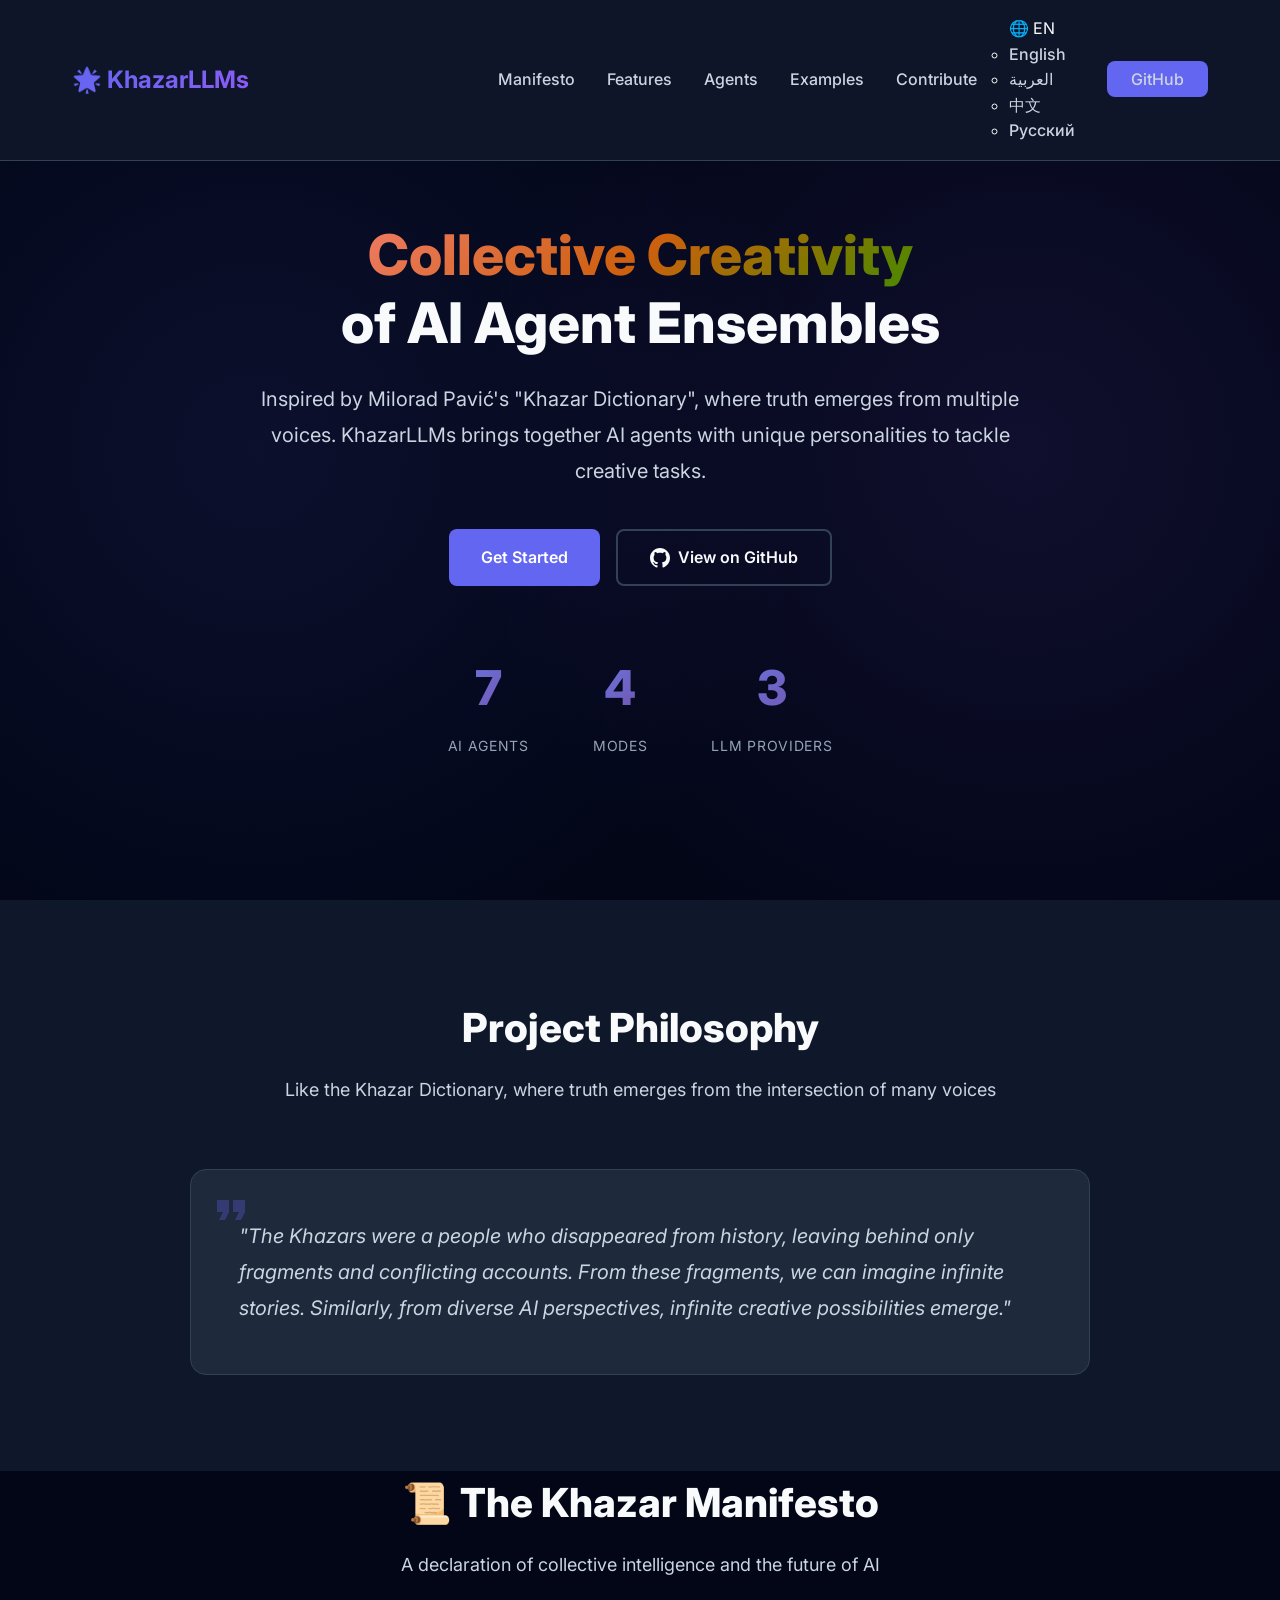
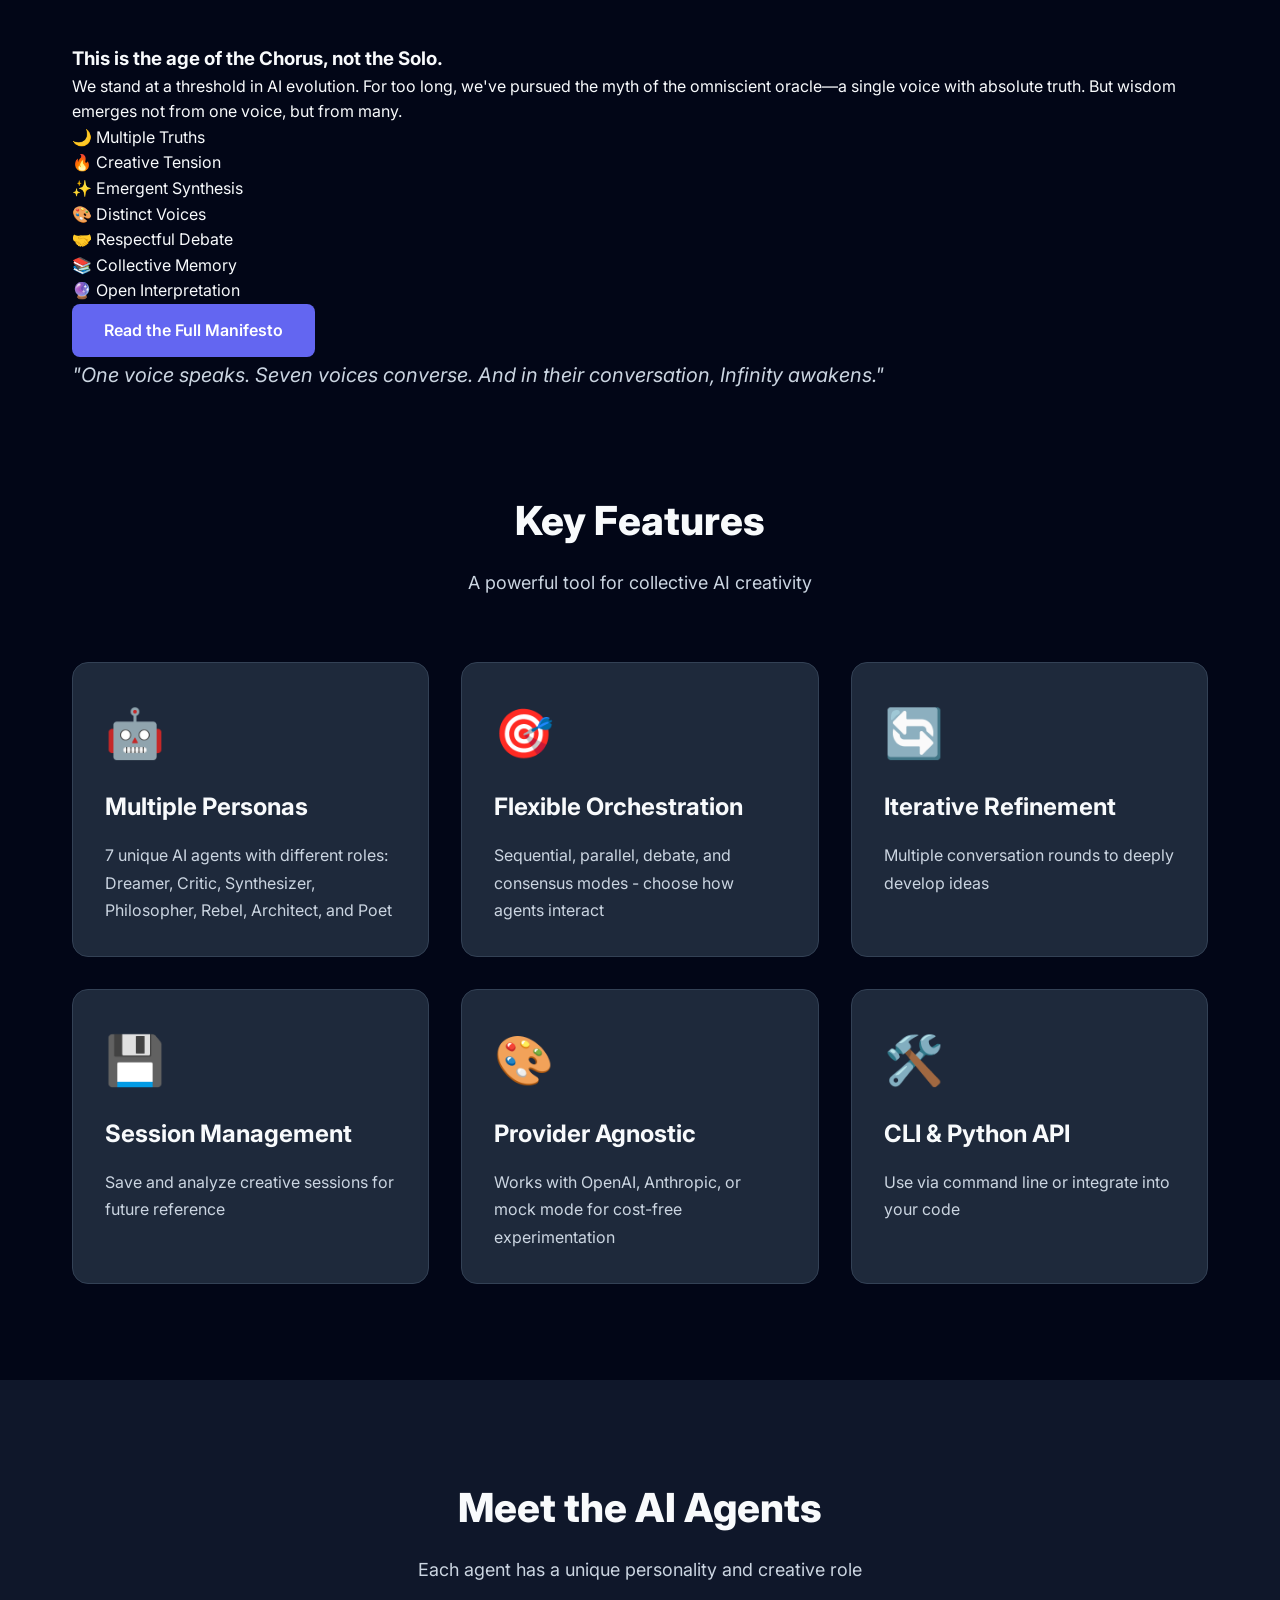
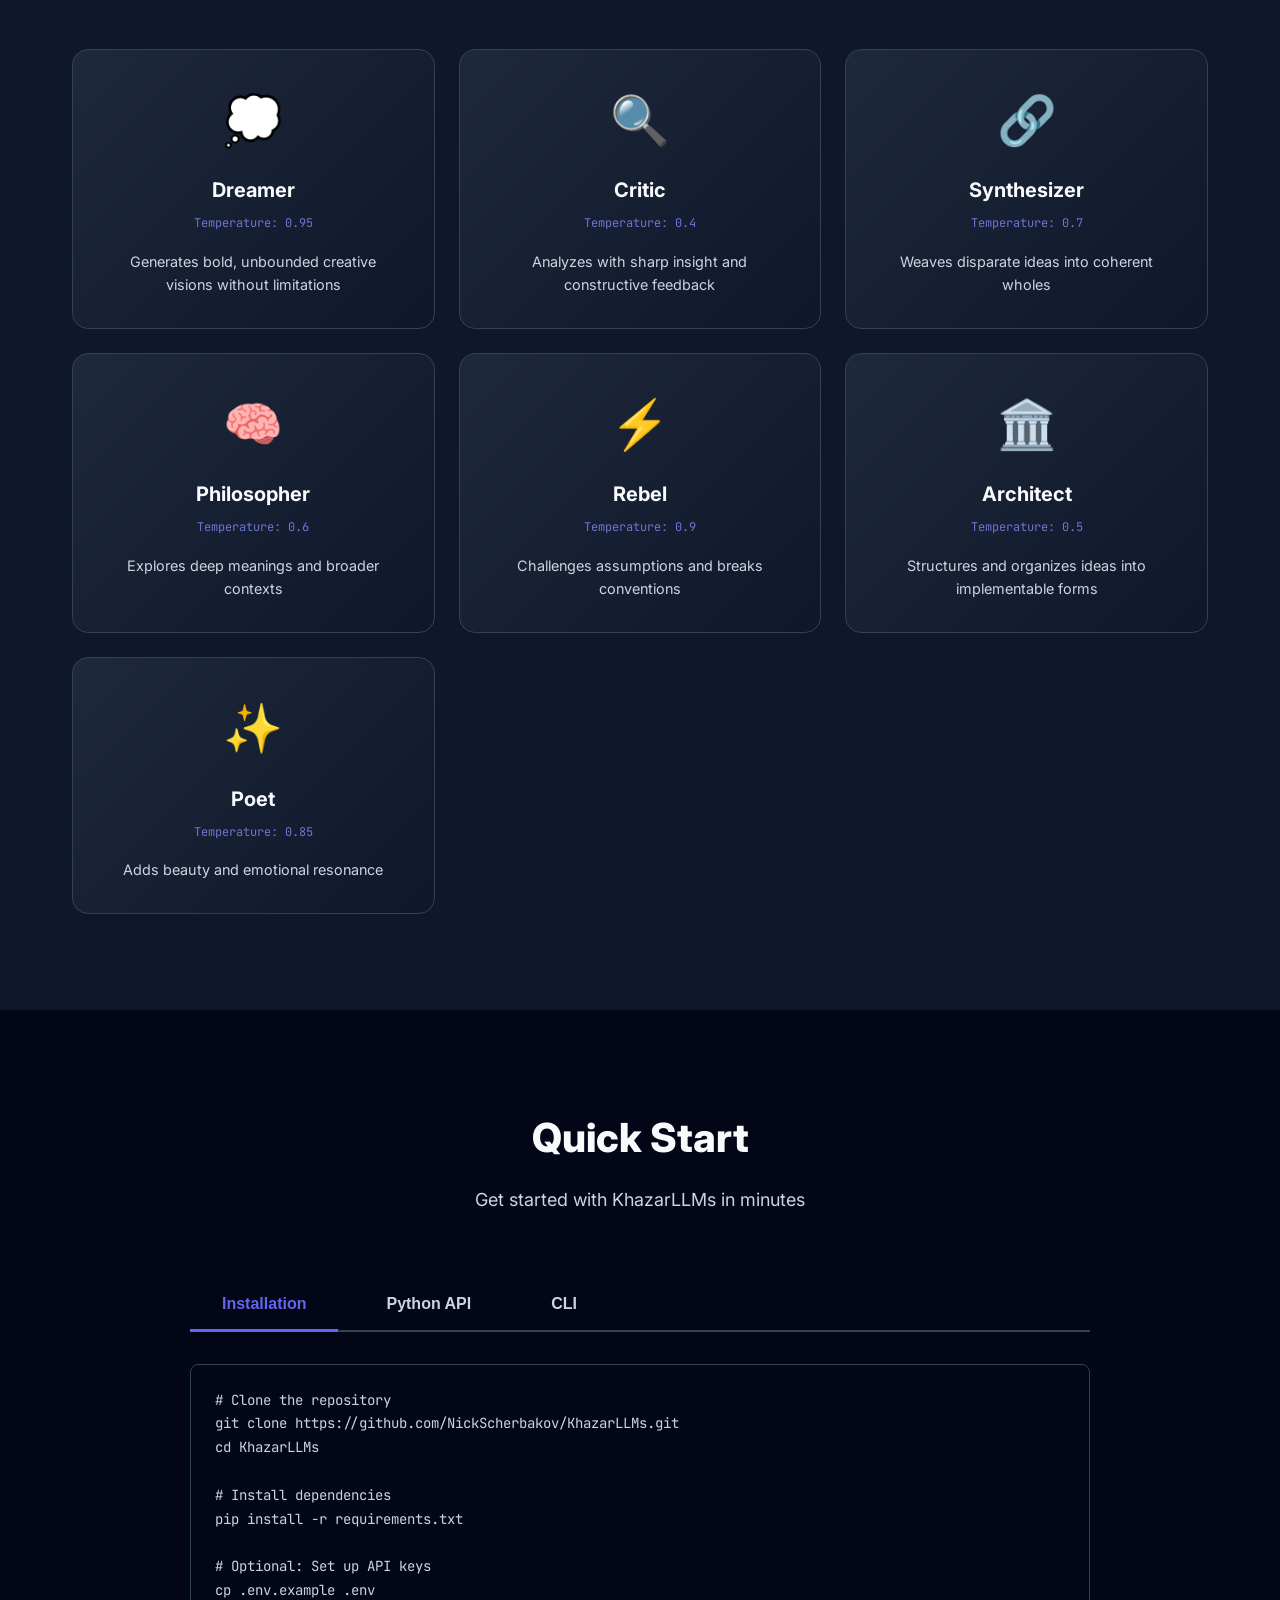
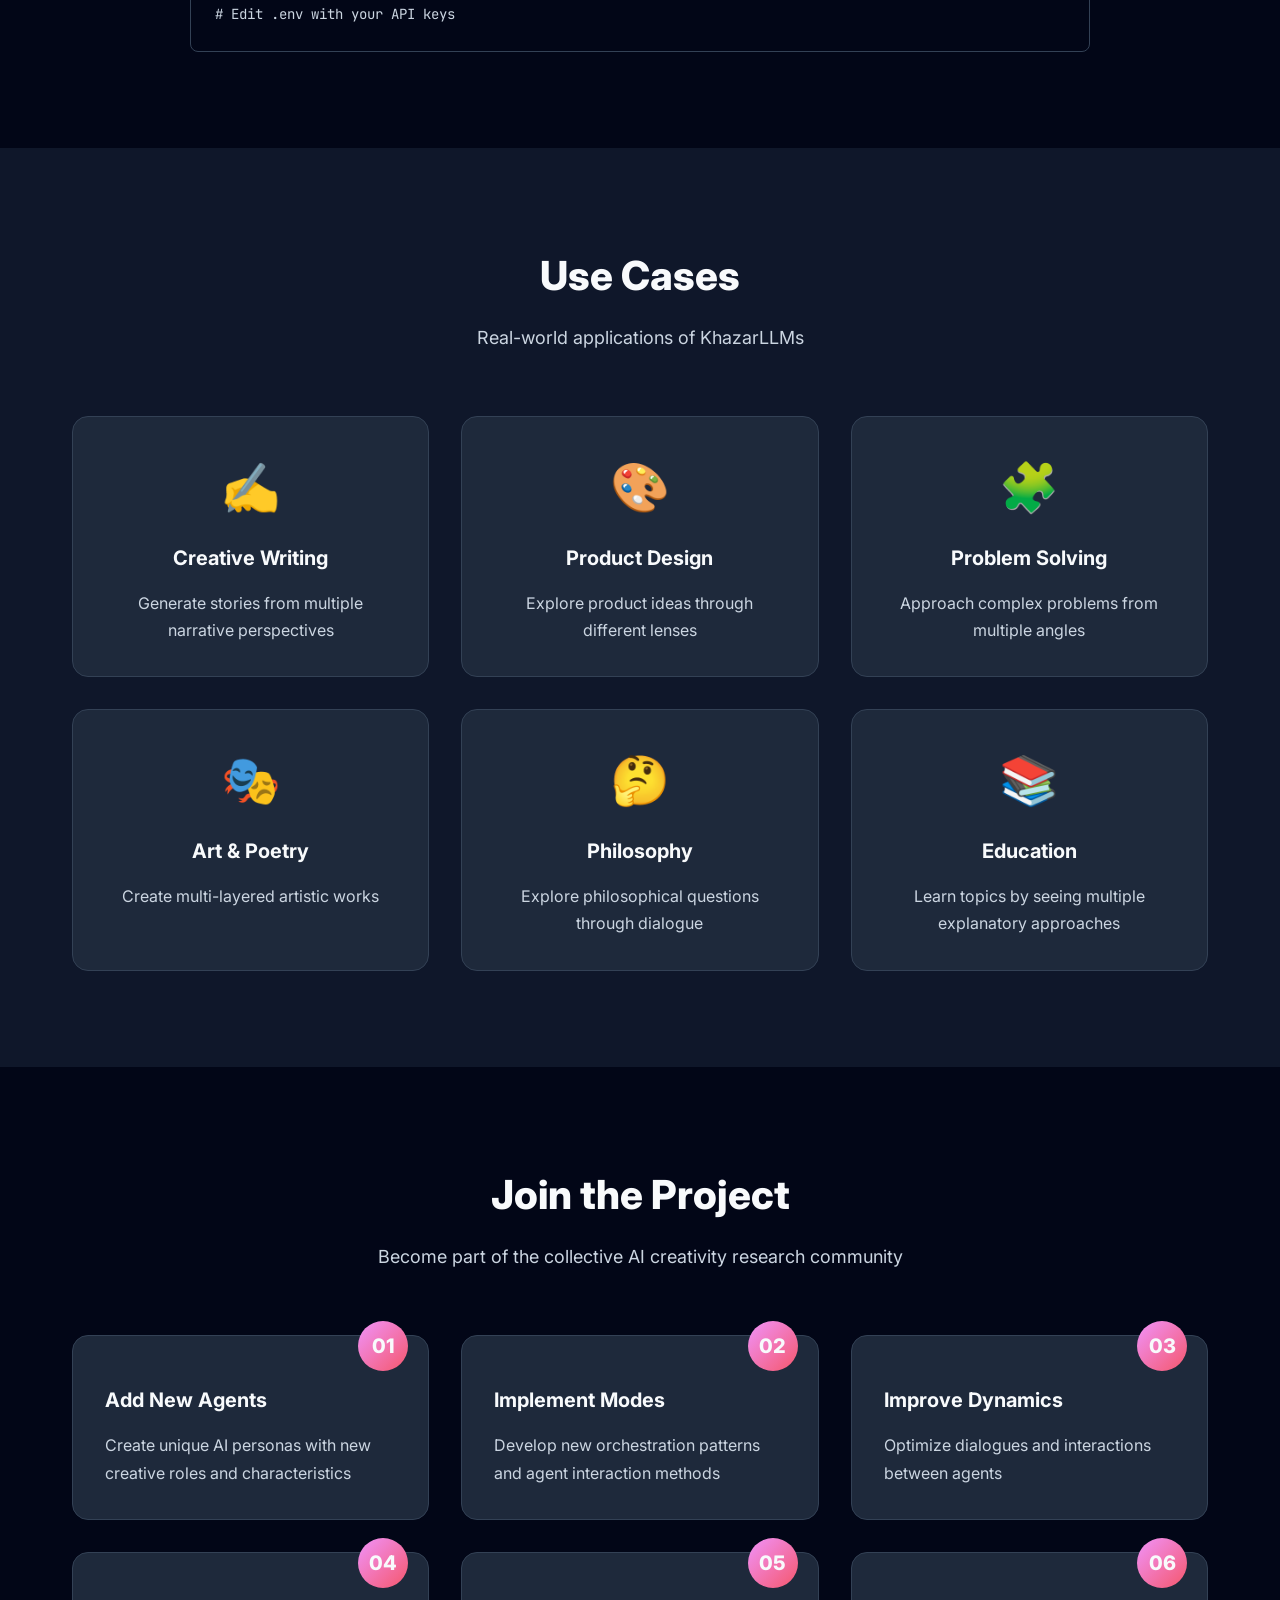
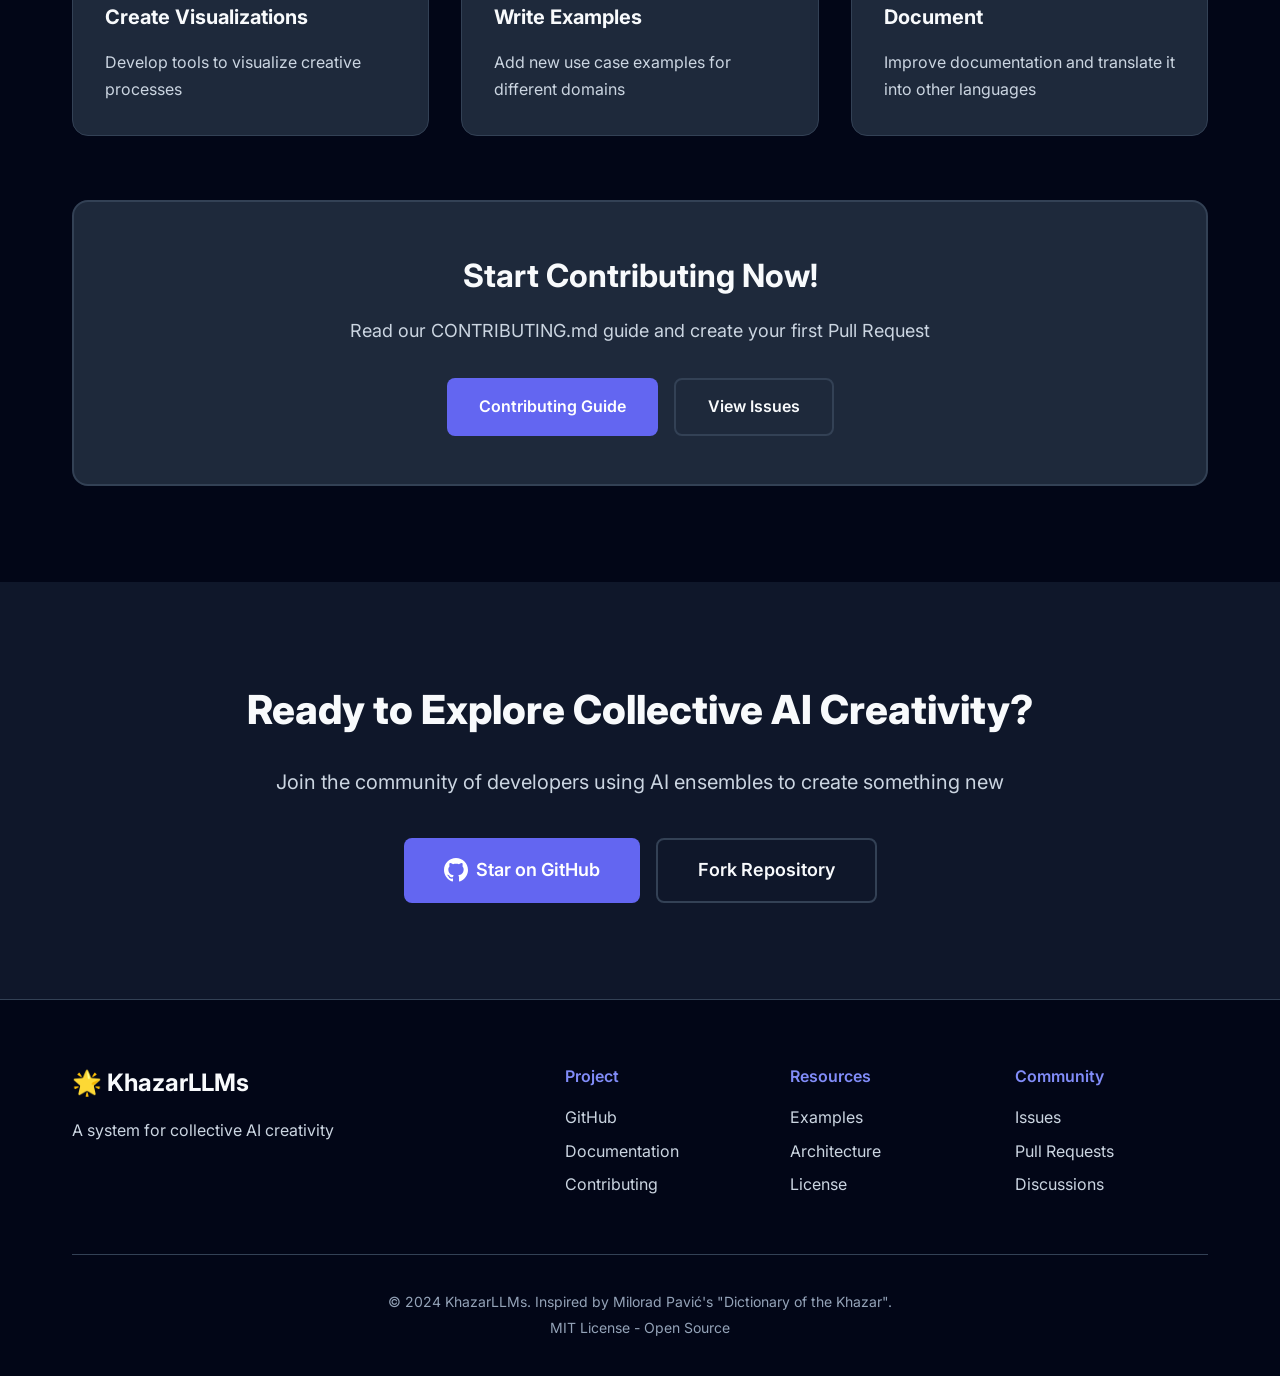
<file: docs/index.html>
<!DOCTYPE html>
<html lang="en">
<head>
    <meta charset="UTF-8">
    <meta name="viewport" content="width=device-width, initial-scale=1.0">
    <meta name="description" content="KhazarLLMs - A System for Collective Creativity Management of Ensemble LLMs. Inspired by Milorad Pavić's Khazar Dictionary">
    <meta name="keywords" content="AI, LLM, ensemble, creative AI, multi-agent system, OpenAI, Anthropic">
    <title>KhazarLLMs - AI Ensemble for Collective Creativity</title>
    <link rel="stylesheet" href="styles.css">
    <link rel="preconnect" href="https://fonts.googleapis.com">
    <link rel="preconnect" href="https://fonts.gstatic.com" crossorigin>
    <link href="https://fonts.googleapis.com/css2?family=Inter:wght@300;400;500;600;700;800&family=JetBrains+Mono:wght@400;500;600&display=swap" rel="stylesheet">
</head>
<body>
    <!-- Navigation -->
    <nav class="navbar">
        <div class="container">
            <div class="nav-brand">
                <span class="logo">🌟 KhazarLLMs</span>
            </div>
            <ul class="nav-menu">
                <li><a href="#manifesto">Manifesto</a></li>
                <li><a href="#features">Features</a></li>
                <li><a href="#agents">Agents</a></li>
                <li><a href="#examples">Examples</a></li>
                <li><a href="#contribute">Contribute</a></li>
                <li class="language-selector">
                    <span class="current-lang">🌐 EN</span>
                    <ul class="lang-dropdown">
                        <li><a href="index.html">English</a></li>
                        <li><a href="i18n/ar/index.html">العربية</a></li>
                        <li><a href="i18n/zh/index.html">中文</a></li>
                        <li><a href="i18n/ru/index.html">Русский</a></li>
                    </ul>
                </li>
                <li><a href="https://github.com/NickScherbakov/KhazarLLMs" target="_blank" class="btn-github">GitHub</a></li>
            </ul>
            <div class="hamburger">
                <span></span>
                <span></span>
                <span></span>
            </div>
        </div>
    </nav>

    <!-- Hero Section -->
    <section class="hero">
        <div class="hero-background"></div>
        <div class="container">
            <div class="hero-content">
                <h1 class="hero-title">
                    <span class="gradient-text">Collective Creativity</span>
                    <br>of AI Agent Ensembles
                </h1>
                <p class="hero-subtitle">
                    Inspired by Milorad Pavić's "Khazar Dictionary", where truth emerges from multiple voices. 
                    KhazarLLMs brings together AI agents with unique personalities to tackle creative tasks.
                </p>
                <div class="hero-buttons">
                    <a href="#quickstart" class="btn btn-primary">Get Started</a>
                    <a href="https://github.com/NickScherbakov/KhazarLLMs" target="_blank" class="btn btn-secondary">
                        <svg width="20" height="20" viewBox="0 0 24 24" fill="currentColor" aria-hidden="true">
                            <path d="M12 0c-6.626 0-12 5.373-12 12 0 5.302 3.438 9.8 8.207 11.387.599.111.793-.261.793-.577v-2.234c-3.338.726-4.033-1.416-4.033-1.416-.546-1.387-1.333-1.756-1.333-1.756-1.089-.745.083-.729.083-.729 1.205.084 1.839 1.237 1.839 1.237 1.07 1.834 2.807 1.304 3.492.997.107-.775.418-1.305.762-1.604-2.665-.305-5.467-1.334-5.467-5.931 0-1.311.469-2.381 1.236-3.221-.124-.303-.535-1.524.117-3.176 0 0 1.008-.322 3.301 1.23.957-.266 1.983-.399 3.003-.404 1.02.005 2.047.138 3.006.404 2.291-1.552 3.297-1.23 3.297-1.23.653 1.653.242 2.874.118 3.176.77.84 1.235 1.911 1.235 3.221 0 4.609-2.807 5.624-5.479 5.921.43.372.823 1.102.823 2.222v3.293c0 .319.192.694.801.576 4.765-1.589 8.199-6.086 8.199-11.386 0-6.627-5.373-12-12-12z"/>
                        </svg>
                        View on GitHub
                    </a>
                </div>
                <div class="hero-stats">
                    <div class="stat">
                        <div class="stat-value">7</div>
                        <div class="stat-label">AI Agents</div>
                    </div>
                    <div class="stat">
                        <div class="stat-value">4</div>
                        <div class="stat-label">Modes</div>
                    </div>
                    <div class="stat">
                        <div class="stat-value">3</div>
                        <div class="stat-label">LLM Providers</div>
                    </div>
                </div>
            </div>
        </div>
    </section>

    <!-- Philosophy Section -->
    <section class="philosophy">
        <div class="container">
            <div class="section-header">
                <h2>Project Philosophy</h2>
                <p>Like the Khazar Dictionary, where truth emerges from the intersection of many voices</p>
            </div>
            <div class="philosophy-content">
                <div class="philosophy-quote">
                    <svg class="quote-icon" width="48" height="48" viewBox="0 0 24 24" fill="none" aria-hidden="true">
                        <path d="M6 17h3l2-4V7H5v6h3zm8 0h3l2-4V7h-6v6h3z" fill="currentColor"/>
                    </svg>
                    <blockquote>
                        "The Khazars were a people who disappeared from history, leaving behind only fragments and conflicting accounts. 
                        From these fragments, we can imagine infinite stories. Similarly, from diverse AI perspectives, 
                        infinite creative possibilities emerge."
                    </blockquote>
                </div>
            </div>
        </div>
    </section>

    <!-- Manifesto Section -->
    <section id="manifesto" class="manifesto">
        <div class="container">
            <div class="section-header">
                <h2>📜 The Khazar Manifesto</h2>
                <p>A declaration of collective intelligence and the future of AI</p>
            </div>
            <div class="manifesto-content">
                <div class="manifesto-highlight">
                    <h3>This is the age of the Chorus, not the Solo.</h3>
                    <p>We stand at a threshold in AI evolution. For too long, we've pursued the myth of the omniscient oracle—a single voice with absolute truth. But wisdom emerges not from one voice, but from many.</p>
                    <div class="manifesto-principles">
                        <div class="principle-item">
                            <span class="principle-icon">🌙</span>
                            <span class="principle-name">Multiple Truths</span>
                        </div>
                        <div class="principle-item">
                            <span class="principle-icon">🔥</span>
                            <span class="principle-name">Creative Tension</span>
                        </div>
                        <div class="principle-item">
                            <span class="principle-icon">✨</span>
                            <span class="principle-name">Emergent Synthesis</span>
                        </div>
                        <div class="principle-item">
                            <span class="principle-icon">🎨</span>
                            <span class="principle-name">Distinct Voices</span>
                        </div>
                        <div class="principle-item">
                            <span class="principle-icon">🤝</span>
                            <span class="principle-name">Respectful Debate</span>
                        </div>
                        <div class="principle-item">
                            <span class="principle-icon">📚</span>
                            <span class="principle-name">Collective Memory</span>
                        </div>
                        <div class="principle-item">
                            <span class="principle-icon">🔮</span>
                            <span class="principle-name">Open Interpretation</span>
                        </div>
                    </div>
                    <div class="manifesto-cta">
                        <a href="https://github.com/NickScherbakov/KhazarLLMs/blob/main/MANIFESTO.md" target="_blank" class="btn btn-primary">
                            Read the Full Manifesto
                        </a>
                    </div>
                    <blockquote class="manifesto-quote">
                        <em>"One voice speaks. Seven voices converse. And in their conversation, Infinity awakens."</em>
                    </blockquote>
                </div>
            </div>
        </div>
    </section>

    <!-- Features Section -->
    <section id="features" class="features">
        <div class="container">
            <div class="section-header">
                <h2>Key Features</h2>
                <p>A powerful tool for collective AI creativity</p>
            </div>
            <div class="features-grid">
                <div class="feature-card">
                    <div class="feature-icon">🤖</div>
                    <h3>Multiple Personas</h3>
                    <p>7 unique AI agents with different roles: Dreamer, Critic, Synthesizer, Philosopher, Rebel, Architect, and Poet</p>
                </div>
                <div class="feature-card">
                    <div class="feature-icon">🎯</div>
                    <h3>Flexible Orchestration</h3>
                    <p>Sequential, parallel, debate, and consensus modes - choose how agents interact</p>
                </div>
                <div class="feature-card">
                    <div class="feature-icon">🔄</div>
                    <h3>Iterative Refinement</h3>
                    <p>Multiple conversation rounds to deeply develop ideas</p>
                </div>
                <div class="feature-card">
                    <div class="feature-icon">💾</div>
                    <h3>Session Management</h3>
                    <p>Save and analyze creative sessions for future reference</p>
                </div>
                <div class="feature-card">
                    <div class="feature-icon">🎨</div>
                    <h3>Provider Agnostic</h3>
                    <p>Works with OpenAI, Anthropic, or mock mode for cost-free experimentation</p>
                </div>
                <div class="feature-card">
                    <div class="feature-icon">🛠️</div>
                    <h3>CLI & Python API</h3>
                    <p>Use via command line or integrate into your code</p>
                </div>
            </div>
        </div>
    </section>

    <!-- Agents Section -->
    <section id="agents" class="agents">
        <div class="container">
            <div class="section-header">
                <h2>Meet the AI Agents</h2>
                <p>Each agent has a unique personality and creative role</p>
            </div>
            <div class="agents-grid">
                <div class="agent-card">
                    <div class="agent-icon">💭</div>
                    <h3>Dreamer</h3>
                    <div class="agent-temp">Temperature: 0.95</div>
                    <p>Generates bold, unbounded creative visions without limitations</p>
                </div>
                <div class="agent-card">
                    <div class="agent-icon">🔍</div>
                    <h3>Critic</h3>
                    <div class="agent-temp">Temperature: 0.4</div>
                    <p>Analyzes with sharp insight and constructive feedback</p>
                </div>
                <div class="agent-card">
                    <div class="agent-icon">🔗</div>
                    <h3>Synthesizer</h3>
                    <div class="agent-temp">Temperature: 0.7</div>
                    <p>Weaves disparate ideas into coherent wholes</p>
                </div>
                <div class="agent-card">
                    <div class="agent-icon">🧠</div>
                    <h3>Philosopher</h3>
                    <div class="agent-temp">Temperature: 0.6</div>
                    <p>Explores deep meanings and broader contexts</p>
                </div>
                <div class="agent-card">
                    <div class="agent-icon">⚡</div>
                    <h3>Rebel</h3>
                    <div class="agent-temp">Temperature: 0.9</div>
                    <p>Challenges assumptions and breaks conventions</p>
                </div>
                <div class="agent-card">
                    <div class="agent-icon">🏛️</div>
                    <h3>Architect</h3>
                    <div class="agent-temp">Temperature: 0.5</div>
                    <p>Structures and organizes ideas into implementable forms</p>
                </div>
                <div class="agent-card">
                    <div class="agent-icon">✨</div>
                    <h3>Poet</h3>
                    <div class="agent-temp">Temperature: 0.85</div>
                    <p>Adds beauty and emotional resonance</p>
                </div>
            </div>
        </div>
    </section>

    <!-- Quick Start Section -->
    <section id="quickstart" class="quickstart">
        <div class="container">
            <div class="section-header">
                <h2>Quick Start</h2>
                <p>Get started with KhazarLLMs in minutes</p>
            </div>
            <div class="quickstart-content">
                <div class="code-tabs">
                    <button class="tab-btn active" data-tab="install">Installation</button>
                    <button class="tab-btn" data-tab="python">Python API</button>
                    <button class="tab-btn" data-tab="cli">CLI</button>
                </div>
                <div class="tab-content active" id="install">
                    <pre><code># Clone the repository
git clone https://github.com/NickScherbakov/KhazarLLMs.git
cd KhazarLLMs

# Install dependencies
pip install -r requirements.txt

# Optional: Set up API keys
cp .env.example .env
# Edit .env with your API keys</code></pre>
                </div>
                <div class="tab-content" id="python">
                    <pre><code>import asyncio
from khazar_llms.agents.personas import DreamerAgent, CriticAgent, SynthesizerAgent
from khazar_llms.orchestration.ensemble import Ensemble
from khazar_llms.orchestration.session import CreativeSession

async def main():
    # Create agents
    agents = [
        DreamerAgent(provider="mock"),
        CriticAgent(provider="mock"),
        SynthesizerAgent(provider="mock"),
    ]
    
    # Create ensemble
    ensemble = Ensemble(agents=agents, max_iterations=3)
    
    # Run creative session
    session = CreativeSession(ensemble)
    results = await session.run("Design a new form of communication")
    
    # View results
    for msg in results["conversation"]:
        print(f"{msg.sender}: {msg.content}")

asyncio.run(main())</code></pre>
                </div>
                <div class="tab-content" id="cli">
                    <pre><code># Get help
python -m khazar_llms.cli info

# List available agents
python -m khazar_llms.cli list-agents

# Run a creative task
python -m khazar_llms.cli create-task "Imagine a library that exists in multiple dimensions"

# Use parallel mode
python -m khazar_llms.cli --mode parallel --agents dreamer rebel poet create-task "Create a new musical instrument"</code></pre>
                </div>
            </div>
        </div>
    </section>

    <!-- Examples Section -->
    <section id="examples" class="examples">
        <div class="container">
            <div class="section-header">
                <h2>Use Cases</h2>
                <p>Real-world applications of KhazarLLMs</p>
            </div>
            <div class="examples-grid">
                <div class="example-card">
                    <div class="example-icon">✍️</div>
                    <h3>Creative Writing</h3>
                    <p>Generate stories from multiple narrative perspectives</p>
                </div>
                <div class="example-card">
                    <div class="example-icon">🎨</div>
                    <h3>Product Design</h3>
                    <p>Explore product ideas through different lenses</p>
                </div>
                <div class="example-card">
                    <div class="example-icon">🧩</div>
                    <h3>Problem Solving</h3>
                    <p>Approach complex problems from multiple angles</p>
                </div>
                <div class="example-card">
                    <div class="example-icon">🎭</div>
                    <h3>Art & Poetry</h3>
                    <p>Create multi-layered artistic works</p>
                </div>
                <div class="example-card">
                    <div class="example-icon">🤔</div>
                    <h3>Philosophy</h3>
                    <p>Explore philosophical questions through dialogue</p>
                </div>
                <div class="example-card">
                    <div class="example-icon">📚</div>
                    <h3>Education</h3>
                    <p>Learn topics by seeing multiple explanatory approaches</p>
                </div>
            </div>
        </div>
    </section>

    <!-- Contribute Section -->
    <section id="contribute" class="contribute">
        <div class="container">
            <div class="section-header">
                <h2>Join the Project</h2>
                <p>Become part of the collective AI creativity research community</p>
            </div>
            <div class="contribute-content">
                <div class="contribute-grid">
                    <div class="contribute-card">
                        <div class="contribute-number">01</div>
                        <h3>Add New Agents</h3>
                        <p>Create unique AI personas with new creative roles and characteristics</p>
                    </div>
                    <div class="contribute-card">
                        <div class="contribute-number">02</div>
                        <h3>Implement Modes</h3>
                        <p>Develop new orchestration patterns and agent interaction methods</p>
                    </div>
                    <div class="contribute-card">
                        <div class="contribute-number">03</div>
                        <h3>Improve Dynamics</h3>
                        <p>Optimize dialogues and interactions between agents</p>
                    </div>
                    <div class="contribute-card">
                        <div class="contribute-number">04</div>
                        <h3>Create Visualizations</h3>
                        <p>Develop tools to visualize creative processes</p>
                    </div>
                    <div class="contribute-card">
                        <div class="contribute-number">05</div>
                        <h3>Write Examples</h3>
                        <p>Add new use case examples for different domains</p>
                    </div>
                    <div class="contribute-card">
                        <div class="contribute-number">06</div>
                        <h3>Document</h3>
                        <p>Improve documentation and translate it into other languages</p>
                    </div>
                </div>
                <div class="contribute-cta">
                    <h3>Start Contributing Now!</h3>
                    <p>Read our CONTRIBUTING.md guide and create your first Pull Request</p>
                    <div class="contribute-buttons">
                        <a href="https://github.com/NickScherbakov/KhazarLLMs/blob/main/CONTRIBUTING.md" target="_blank" class="btn btn-primary">Contributing Guide</a>
                        <a href="https://github.com/NickScherbakov/KhazarLLMs/issues" target="_blank" class="btn btn-secondary">View Issues</a>
                    </div>
                </div>
            </div>
        </div>
    </section>

    <!-- CTA Section -->
    <section class="cta">
        <div class="container">
            <div class="cta-content">
                <h2>Ready to Explore Collective AI Creativity?</h2>
                <p>Join the community of developers using AI ensembles to create something new</p>
                <div class="cta-buttons">
                    <a href="https://github.com/NickScherbakov/KhazarLLMs" target="_blank" class="btn btn-primary btn-large">
                        <svg width="24" height="24" viewBox="0 0 24 24" fill="currentColor" aria-hidden="true">
                            <path d="M12 0c-6.626 0-12 5.373-12 12 0 5.302 3.438 9.8 8.207 11.387.599.111.793-.261.793-.577v-2.234c-3.338.726-4.033-1.416-4.033-1.416-.546-1.387-1.333-1.756-1.333-1.756-1.089-.745.083-.729.083-.729 1.205.084 1.839 1.237 1.839 1.237 1.07 1.834 2.807 1.304 3.492.997.107-.775.418-1.305.762-1.604-2.665-.305-5.467-1.334-5.467-5.931 0-1.311.469-2.381 1.236-3.221-.124-.303-.535-1.524.117-3.176 0 0 1.008-.322 3.301 1.23.957-.266 1.983-.399 3.003-.404 1.02.005 2.047.138 3.006.404 2.291-1.552 3.297-1.23 3.297-1.23.653 1.653.242 2.874.118 3.176.77.84 1.235 1.911 1.235 3.221 0 4.609-2.807 5.624-5.479 5.921.43.372.823 1.102.823 2.222v3.293c0 .319.192.694.801.576 4.765-1.589 8.199-6.086 8.199-11.386 0-6.627-5.373-12-12-12z"/>
                        </svg>
                        Star on GitHub
                    </a>
                    <a href="https://github.com/NickScherbakov/KhazarLLMs/fork" target="_blank" class="btn btn-secondary btn-large">Fork Repository</a>
                </div>
            </div>
        </div>
    </section>

    <!-- Footer -->
    <footer class="footer">
        <div class="container">
            <div class="footer-content">
                <div class="footer-brand">
                    <div class="logo">🌟 KhazarLLMs</div>
                    <p>A system for collective AI creativity</p>
                </div>
                <div class="footer-links">
                    <div class="footer-column">
                        <h4>Project</h4>
                        <ul>
                            <li><a href="https://github.com/NickScherbakov/KhazarLLMs">GitHub</a></li>
                            <li><a href="https://github.com/NickScherbakov/KhazarLLMs/blob/main/README.md">Documentation</a></li>
                            <li><a href="https://github.com/NickScherbakov/KhazarLLMs/blob/main/CONTRIBUTING.md">Contributing</a></li>
                        </ul>
                    </div>
                    <div class="footer-column">
                        <h4>Resources</h4>
                        <ul>
                            <li><a href="https://github.com/NickScherbakov/KhazarLLMs/tree/main/examples">Examples</a></li>
                            <li><a href="https://github.com/NickScherbakov/KhazarLLMs/tree/main/docs">Architecture</a></li>
                            <li><a href="https://github.com/NickScherbakov/KhazarLLMs/blob/main/LICENSE">License</a></li>
                        </ul>
                    </div>
                    <div class="footer-column">
                        <h4>Community</h4>
                        <ul>
                            <li><a href="https://github.com/NickScherbakov/KhazarLLMs/issues">Issues</a></li>
                            <li><a href="https://github.com/NickScherbakov/KhazarLLMs/pulls">Pull Requests</a></li>
                            <li><a href="https://github.com/NickScherbakov/KhazarLLMs/discussions">Discussions</a></li>
                        </ul>
                    </div>
                </div>
            </div>
            <div class="footer-bottom">
                <p>&copy; 2024 KhazarLLMs. Inspired by Milorad Pavić's "Dictionary of the Khazar".</p>
                <p>MIT License - Open Source</p>
            </div>
        </div>
    </footer>

    <script src="script.js"></script>
</body>
</html>
</file>
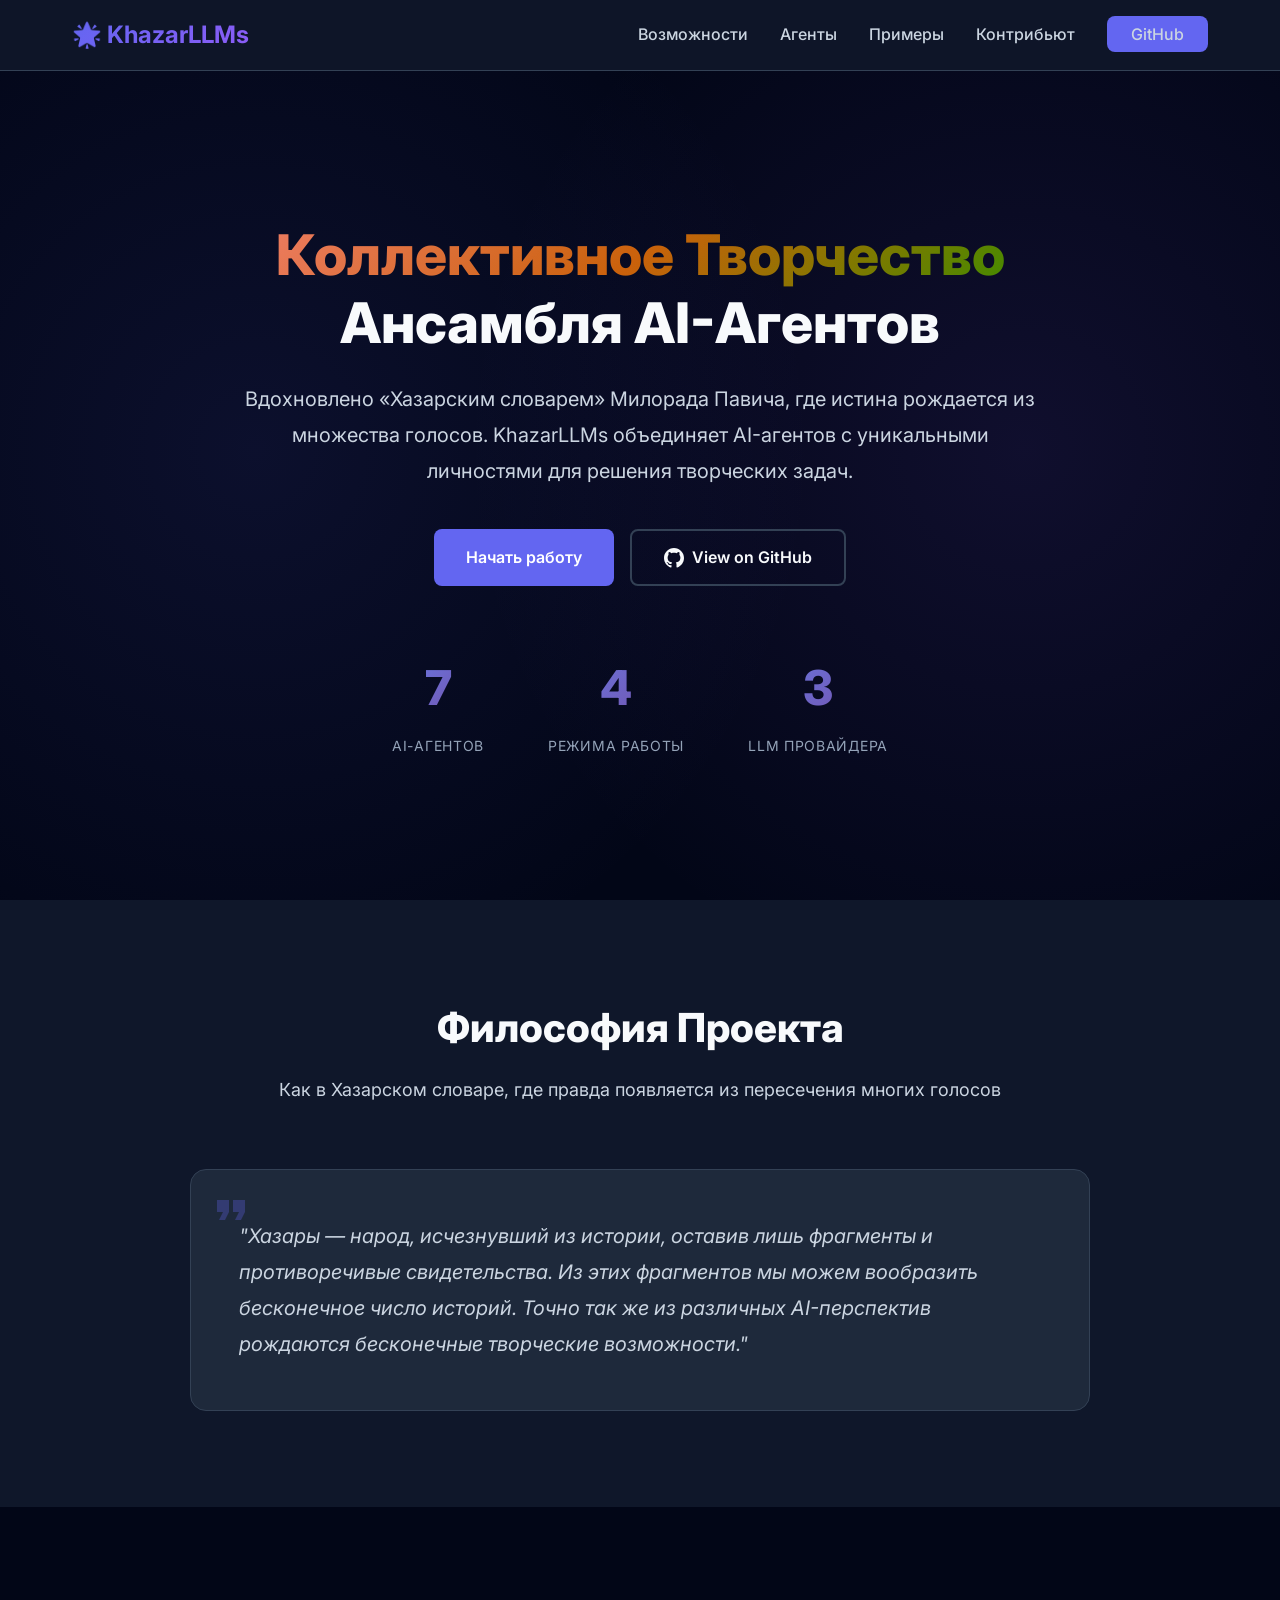
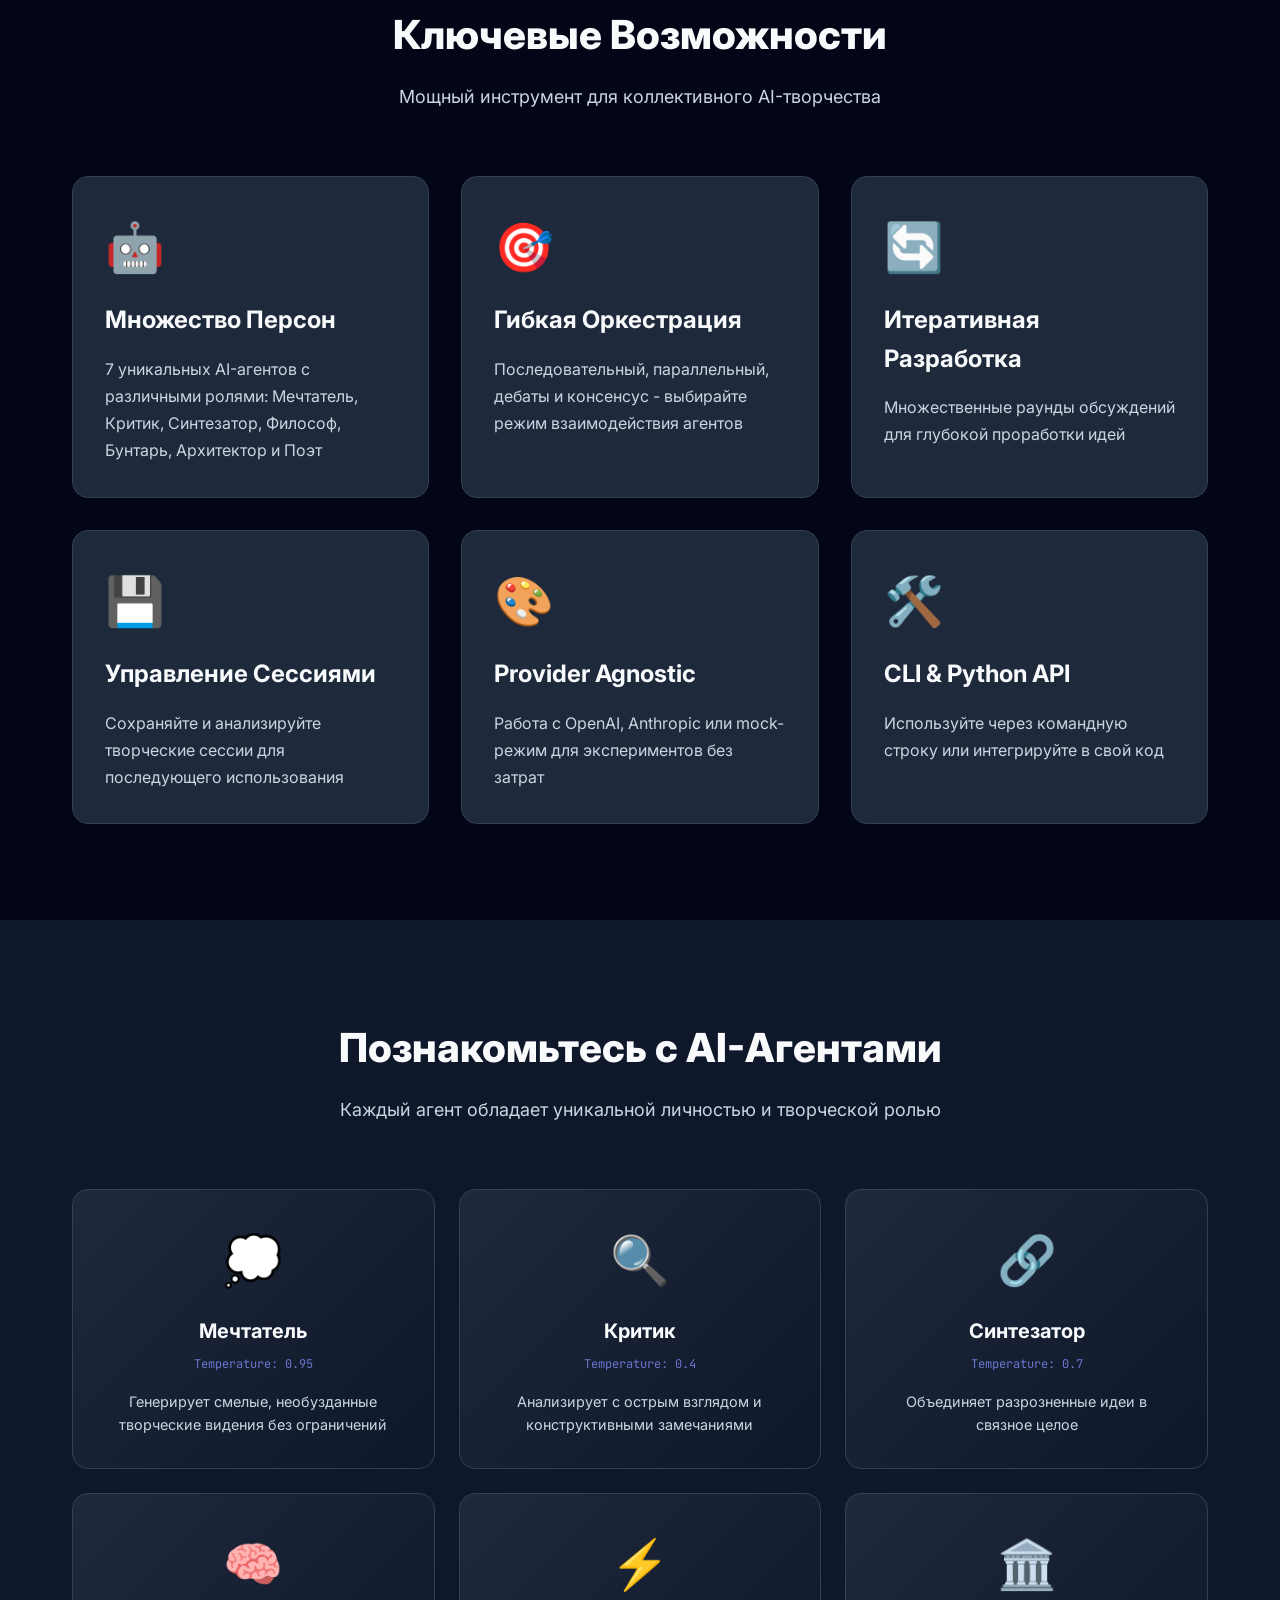
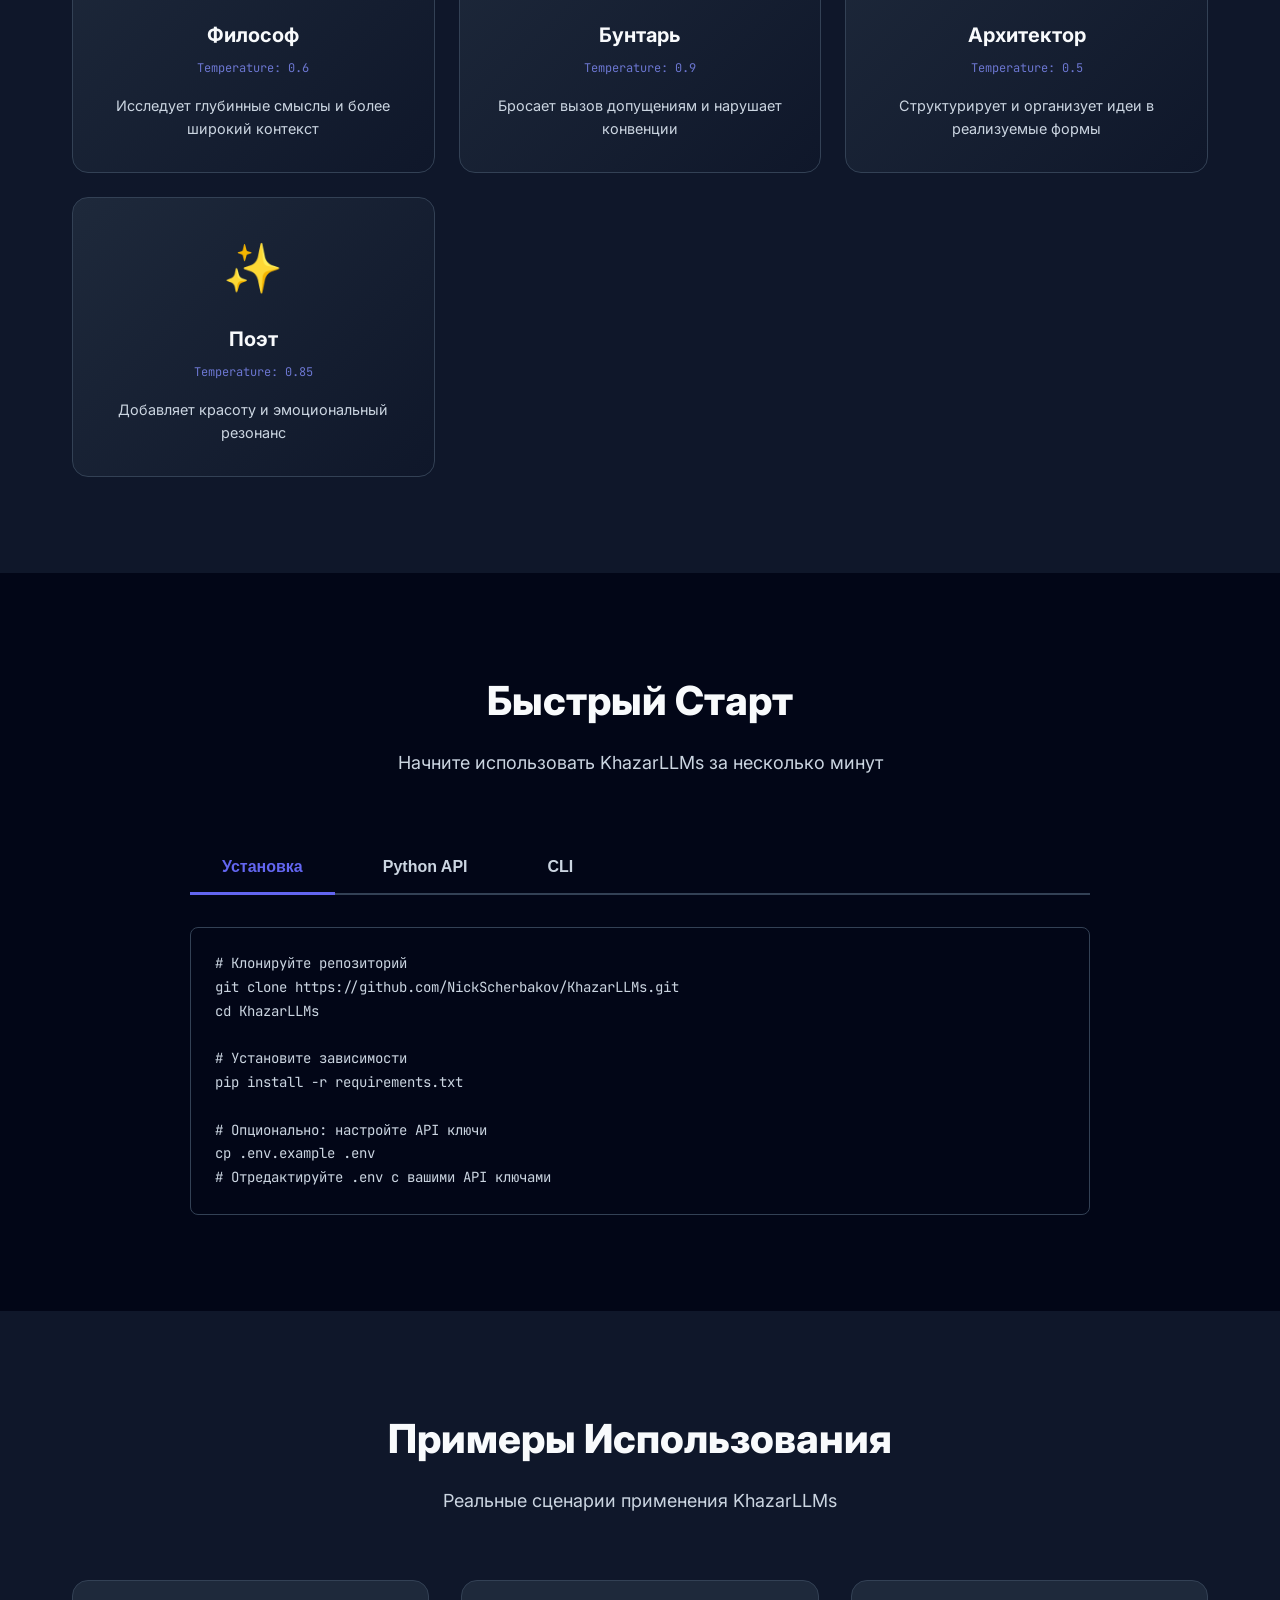
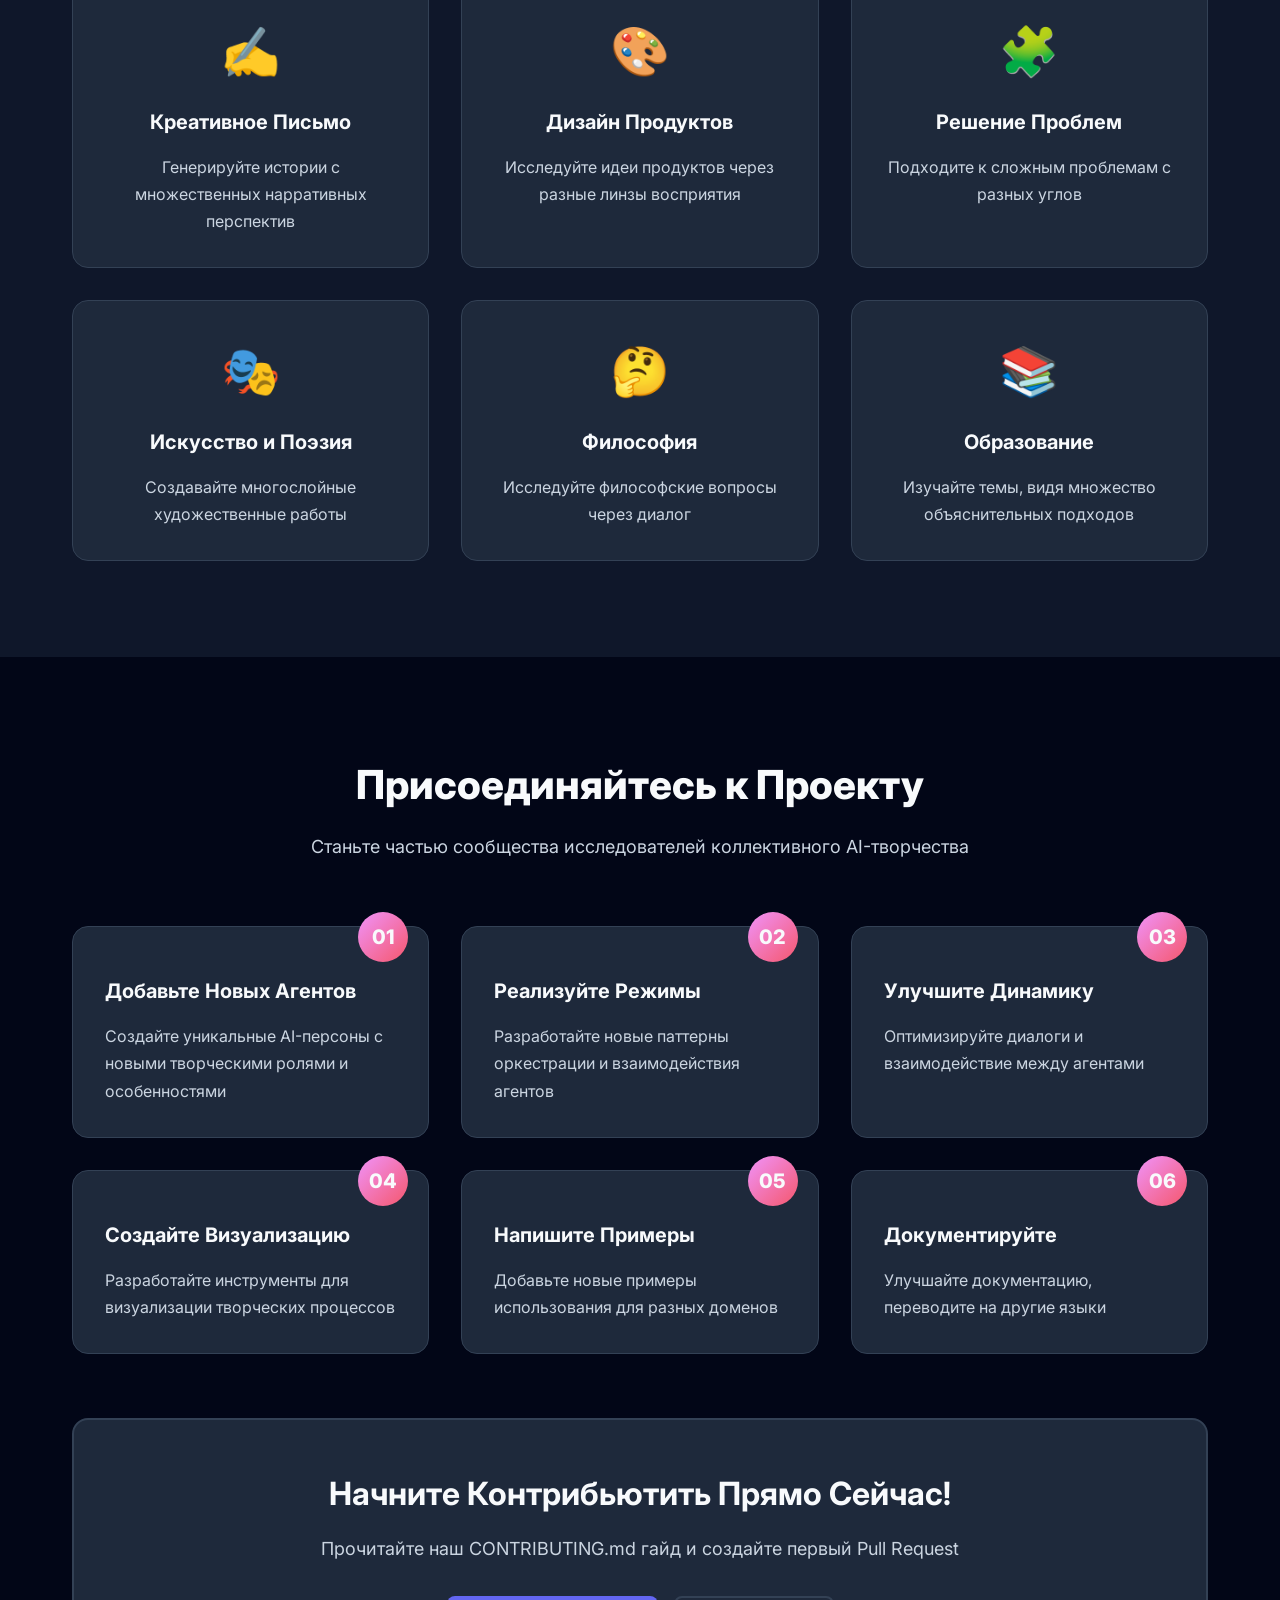
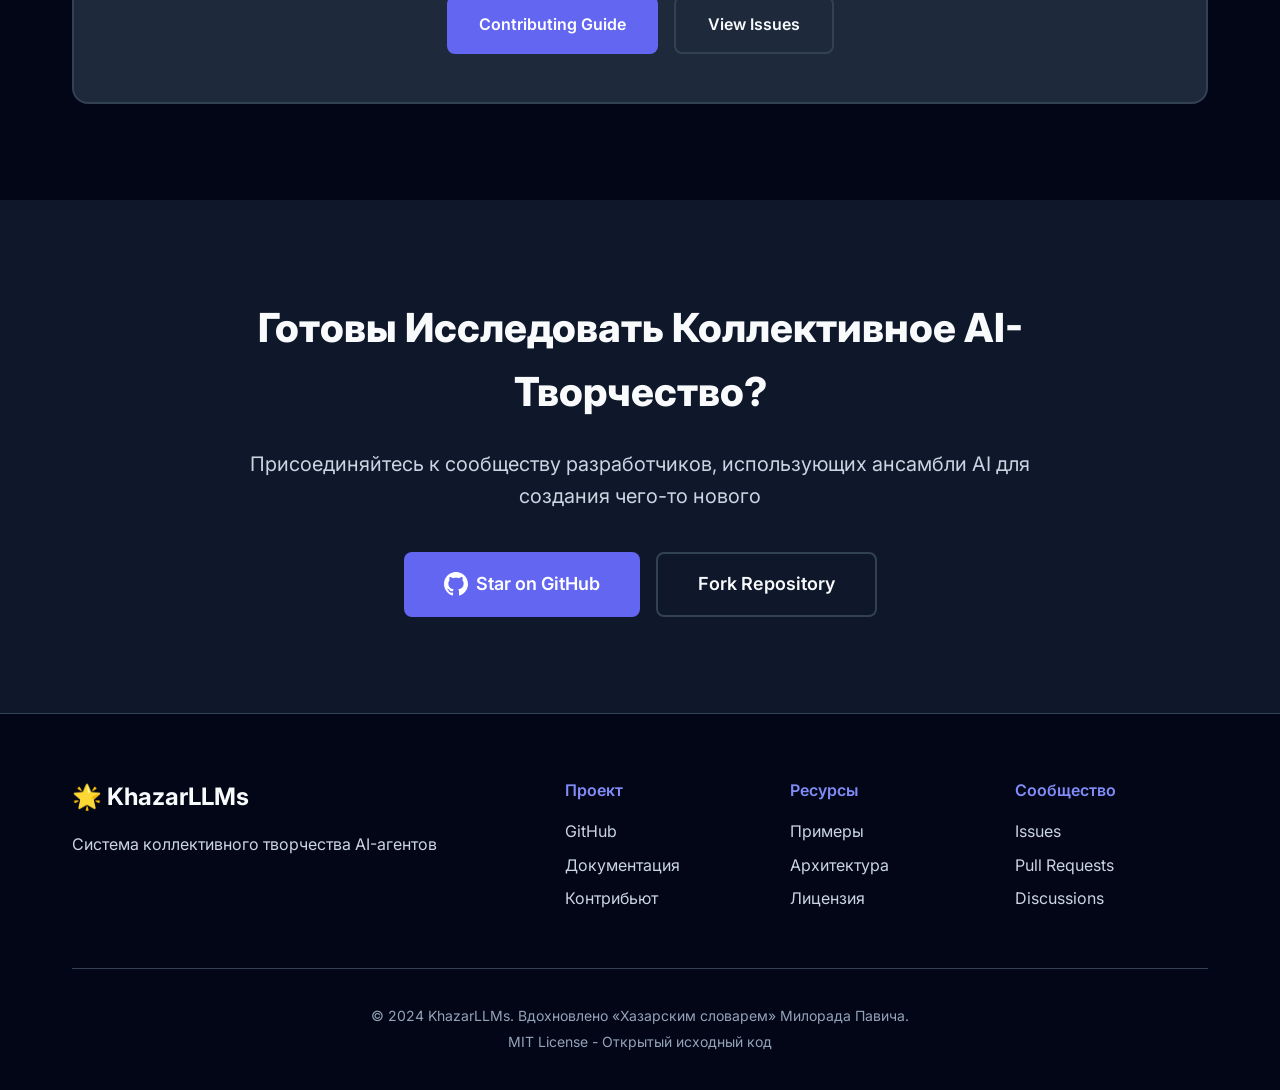
<file: landing/index.html>
<!DOCTYPE html>
<html lang="ru">
<head>
    <meta charset="UTF-8">
    <meta name="viewport" content="width=device-width, initial-scale=1.0">
    <meta name="description" content="KhazarLLMs - Система коллективного творчества AI-агентов. Inspired by Milorad Pavić's Khazar Dictionary">
    <meta name="keywords" content="AI, LLM, ensemble, creative AI, multi-agent system, OpenAI, Anthropic">
    <title>KhazarLLMs - Ансамбль AI для Коллективного Творчества</title>
    <link rel="stylesheet" href="styles.css">
    <link rel="preconnect" href="https://fonts.googleapis.com">
    <link rel="preconnect" href="https://fonts.gstatic.com" crossorigin>
    <link href="https://fonts.googleapis.com/css2?family=Inter:wght@300;400;500;600;700;800&family=JetBrains+Mono:wght@400;500;600&display=swap" rel="stylesheet">
</head>
<body>
    <!-- Navigation -->
    <nav class="navbar">
        <div class="container">
            <div class="nav-brand">
                <span class="logo">🌟 KhazarLLMs</span>
            </div>
            <ul class="nav-menu">
                <li><a href="#features">Возможности</a></li>
                <li><a href="#agents">Агенты</a></li>
                <li><a href="#examples">Примеры</a></li>
                <li><a href="#contribute">Контрибьют</a></li>
                <li><a href="https://github.com/NickScherbakov/KhazarLLMs" target="_blank" class="btn-github">GitHub</a></li>
            </ul>
            <div class="hamburger">
                <span></span>
                <span></span>
                <span></span>
            </div>
        </div>
    </nav>

    <!-- Hero Section -->
    <section class="hero">
        <div class="hero-background"></div>
        <div class="container">
            <div class="hero-content">
                <h1 class="hero-title">
                    <span class="gradient-text">Коллективное Творчество</span>
                    <br>Ансамбля AI-Агентов
                </h1>
                <p class="hero-subtitle">
                    Вдохновлено «Хазарским словарем» Милорада Павича, где истина рождается из множества голосов. 
                    KhazarLLMs объединяет AI-агентов с уникальными личностями для решения творческих задач.
                </p>
                <div class="hero-buttons">
                    <a href="#quickstart" class="btn btn-primary">Начать работу</a>
                    <a href="https://github.com/NickScherbakov/KhazarLLMs" target="_blank" class="btn btn-secondary">
                        <svg width="20" height="20" viewBox="0 0 24 24" fill="currentColor" aria-hidden="true">
                            <path d="M12 0c-6.626 0-12 5.373-12 12 0 5.302 3.438 9.8 8.207 11.387.599.111.793-.261.793-.577v-2.234c-3.338.726-4.033-1.416-4.033-1.416-.546-1.387-1.333-1.756-1.333-1.756-1.089-.745.083-.729.083-.729 1.205.084 1.839 1.237 1.839 1.237 1.07 1.834 2.807 1.304 3.492.997.107-.775.418-1.305.762-1.604-2.665-.305-5.467-1.334-5.467-5.931 0-1.311.469-2.381 1.236-3.221-.124-.303-.535-1.524.117-3.176 0 0 1.008-.322 3.301 1.23.957-.266 1.983-.399 3.003-.404 1.02.005 2.047.138 3.006.404 2.291-1.552 3.297-1.23 3.297-1.23.653 1.653.242 2.874.118 3.176.77.84 1.235 1.911 1.235 3.221 0 4.609-2.807 5.624-5.479 5.921.43.372.823 1.102.823 2.222v3.293c0 .319.192.694.801.576 4.765-1.589 8.199-6.086 8.199-11.386 0-6.627-5.373-12-12-12z"/>
                        </svg>
                        View on GitHub
                    </a>
                </div>
                <div class="hero-stats">
                    <div class="stat">
                        <div class="stat-value">7</div>
                        <div class="stat-label">AI-агентов</div>
                    </div>
                    <div class="stat">
                        <div class="stat-value">4</div>
                        <div class="stat-label">Режима работы</div>
                    </div>
                    <div class="stat">
                        <div class="stat-value">3</div>
                        <div class="stat-label">LLM провайдера</div>
                    </div>
                </div>
            </div>
        </div>
    </section>

    <!-- Philosophy Section -->
    <section class="philosophy">
        <div class="container">
            <div class="section-header">
                <h2>Философия Проекта</h2>
                <p>Как в Хазарском словаре, где правда появляется из пересечения многих голосов</p>
            </div>
            <div class="philosophy-content">
                <div class="philosophy-quote">
                    <svg class="quote-icon" width="48" height="48" viewBox="0 0 24 24" fill="none" aria-hidden="true">
                        <path d="M6 17h3l2-4V7H5v6h3zm8 0h3l2-4V7h-6v6h3z" fill="currentColor"/>
                    </svg>
                    <blockquote>
                        "Хазары — народ, исчезнувший из истории, оставив лишь фрагменты и противоречивые свидетельства. 
                        Из этих фрагментов мы можем вообразить бесконечное число историй. Точно так же из различных 
                        AI-перспектив рождаются бесконечные творческие возможности."
                    </blockquote>
                </div>
            </div>
        </div>
    </section>

    <!-- Features Section -->
    <section id="features" class="features">
        <div class="container">
            <div class="section-header">
                <h2>Ключевые Возможности</h2>
                <p>Мощный инструмент для коллективного AI-творчества</p>
            </div>
            <div class="features-grid">
                <div class="feature-card">
                    <div class="feature-icon">🤖</div>
                    <h3>Множество Персон</h3>
                    <p>7 уникальных AI-агентов с различными ролями: Мечтатель, Критик, Синтезатор, Философ, Бунтарь, Архитектор и Поэт</p>
                </div>
                <div class="feature-card">
                    <div class="feature-icon">🎯</div>
                    <h3>Гибкая Оркестрация</h3>
                    <p>Последовательный, параллельный, дебаты и консенсус - выбирайте режим взаимодействия агентов</p>
                </div>
                <div class="feature-card">
                    <div class="feature-icon">🔄</div>
                    <h3>Итеративная Разработка</h3>
                    <p>Множественные раунды обсуждений для глубокой проработки идей</p>
                </div>
                <div class="feature-card">
                    <div class="feature-icon">💾</div>
                    <h3>Управление Сессиями</h3>
                    <p>Сохраняйте и анализируйте творческие сессии для последующего использования</p>
                </div>
                <div class="feature-card">
                    <div class="feature-icon">🎨</div>
                    <h3>Provider Agnostic</h3>
                    <p>Работа с OpenAI, Anthropic или mock-режим для экспериментов без затрат</p>
                </div>
                <div class="feature-card">
                    <div class="feature-icon">🛠️</div>
                    <h3>CLI & Python API</h3>
                    <p>Используйте через командную строку или интегрируйте в свой код</p>
                </div>
            </div>
        </div>
    </section>

    <!-- Agents Section -->
    <section id="agents" class="agents">
        <div class="container">
            <div class="section-header">
                <h2>Познакомьтесь с AI-Агентами</h2>
                <p>Каждый агент обладает уникальной личностью и творческой ролью</p>
            </div>
            <div class="agents-grid">
                <div class="agent-card">
                    <div class="agent-icon">💭</div>
                    <h3>Мечтатель</h3>
                    <div class="agent-temp">Temperature: 0.95</div>
                    <p>Генерирует смелые, необузданные творческие видения без ограничений</p>
                </div>
                <div class="agent-card">
                    <div class="agent-icon">🔍</div>
                    <h3>Критик</h3>
                    <div class="agent-temp">Temperature: 0.4</div>
                    <p>Анализирует с острым взглядом и конструктивными замечаниями</p>
                </div>
                <div class="agent-card">
                    <div class="agent-icon">🔗</div>
                    <h3>Синтезатор</h3>
                    <div class="agent-temp">Temperature: 0.7</div>
                    <p>Объединяет разрозненные идеи в связное целое</p>
                </div>
                <div class="agent-card">
                    <div class="agent-icon">🧠</div>
                    <h3>Философ</h3>
                    <div class="agent-temp">Temperature: 0.6</div>
                    <p>Исследует глубинные смыслы и более широкий контекст</p>
                </div>
                <div class="agent-card">
                    <div class="agent-icon">⚡</div>
                    <h3>Бунтарь</h3>
                    <div class="agent-temp">Temperature: 0.9</div>
                    <p>Бросает вызов допущениям и нарушает конвенции</p>
                </div>
                <div class="agent-card">
                    <div class="agent-icon">🏛️</div>
                    <h3>Архитектор</h3>
                    <div class="agent-temp">Temperature: 0.5</div>
                    <p>Структурирует и организует идеи в реализуемые формы</p>
                </div>
                <div class="agent-card">
                    <div class="agent-icon">✨</div>
                    <h3>Поэт</h3>
                    <div class="agent-temp">Temperature: 0.85</div>
                    <p>Добавляет красоту и эмоциональный резонанс</p>
                </div>
            </div>
        </div>
    </section>

    <!-- Quick Start Section -->
    <section id="quickstart" class="quickstart">
        <div class="container">
            <div class="section-header">
                <h2>Быстрый Старт</h2>
                <p>Начните использовать KhazarLLMs за несколько минут</p>
            </div>
            <div class="quickstart-content">
                <div class="code-tabs">
                    <button class="tab-btn active" data-tab="install">Установка</button>
                    <button class="tab-btn" data-tab="python">Python API</button>
                    <button class="tab-btn" data-tab="cli">CLI</button>
                </div>
                <div class="tab-content active" id="install">
                    <pre><code># Клонируйте репозиторий
git clone https://github.com/NickScherbakov/KhazarLLMs.git
cd KhazarLLMs

# Установите зависимости
pip install -r requirements.txt

# Опционально: настройте API ключи
cp .env.example .env
# Отредактируйте .env с вашими API ключами</code></pre>
                </div>
                <div class="tab-content" id="python">
                    <pre><code>import asyncio
from khazar_llms.agents.personas import DreamerAgent, CriticAgent, SynthesizerAgent
from khazar_llms.orchestration.ensemble import Ensemble
from khazar_llms.orchestration.session import CreativeSession

async def main():
    # Создайте агентов
    agents = [
        DreamerAgent(provider="mock"),
        CriticAgent(provider="mock"),
        SynthesizerAgent(provider="mock"),
    ]
    
    # Создайте ансамбль
    ensemble = Ensemble(agents=agents, max_iterations=3)
    
    # Запустите творческую сессию
    session = CreativeSession(ensemble)
    results = await session.run("Design a new form of communication")
    
    # Просмотрите результаты
    for msg in results["conversation"]:
        print(f"{msg.sender}: {msg.content}")

asyncio.run(main())</code></pre>
                </div>
                <div class="tab-content" id="cli">
                    <pre><code># Получите помощь
python -m khazar_llms.cli info

# Список доступных агентов
python -m khazar_llms.cli list-agents

# Запустите творческую задачу
python -m khazar_llms.cli create-task "Imagine a library that exists in multiple dimensions"

# Используйте параллельный режим
python -m khazar_llms.cli --mode parallel --agents dreamer rebel poet create-task "Create a new musical instrument"</code></pre>
                </div>
            </div>
        </div>
    </section>

    <!-- Examples Section -->
    <section id="examples" class="examples">
        <div class="container">
            <div class="section-header">
                <h2>Примеры Использования</h2>
                <p>Реальные сценарии применения KhazarLLMs</p>
            </div>
            <div class="examples-grid">
                <div class="example-card">
                    <div class="example-icon">✍️</div>
                    <h3>Креативное Письмо</h3>
                    <p>Генерируйте истории с множественных нарративных перспектив</p>
                </div>
                <div class="example-card">
                    <div class="example-icon">🎨</div>
                    <h3>Дизайн Продуктов</h3>
                    <p>Исследуйте идеи продуктов через разные линзы восприятия</p>
                </div>
                <div class="example-card">
                    <div class="example-icon">🧩</div>
                    <h3>Решение Проблем</h3>
                    <p>Подходите к сложным проблемам с разных углов</p>
                </div>
                <div class="example-card">
                    <div class="example-icon">🎭</div>
                    <h3>Искусство и Поэзия</h3>
                    <p>Создавайте многослойные художественные работы</p>
                </div>
                <div class="example-card">
                    <div class="example-icon">🤔</div>
                    <h3>Философия</h3>
                    <p>Исследуйте философские вопросы через диалог</p>
                </div>
                <div class="example-card">
                    <div class="example-icon">📚</div>
                    <h3>Образование</h3>
                    <p>Изучайте темы, видя множество объяснительных подходов</p>
                </div>
            </div>
        </div>
    </section>

    <!-- Contribute Section -->
    <section id="contribute" class="contribute">
        <div class="container">
            <div class="section-header">
                <h2>Присоединяйтесь к Проекту</h2>
                <p>Станьте частью сообщества исследователей коллективного AI-творчества</p>
            </div>
            <div class="contribute-content">
                <div class="contribute-grid">
                    <div class="contribute-card">
                        <div class="contribute-number">01</div>
                        <h3>Добавьте Новых Агентов</h3>
                        <p>Создайте уникальные AI-персоны с новыми творческими ролями и особенностями</p>
                    </div>
                    <div class="contribute-card">
                        <div class="contribute-number">02</div>
                        <h3>Реализуйте Режимы</h3>
                        <p>Разработайте новые паттерны оркестрации и взаимодействия агентов</p>
                    </div>
                    <div class="contribute-card">
                        <div class="contribute-number">03</div>
                        <h3>Улучшите Динамику</h3>
                        <p>Оптимизируйте диалоги и взаимодействие между агентами</p>
                    </div>
                    <div class="contribute-card">
                        <div class="contribute-number">04</div>
                        <h3>Создайте Визуализацию</h3>
                        <p>Разработайте инструменты для визуализации творческих процессов</p>
                    </div>
                    <div class="contribute-card">
                        <div class="contribute-number">05</div>
                        <h3>Напишите Примеры</h3>
                        <p>Добавьте новые примеры использования для разных доменов</p>
                    </div>
                    <div class="contribute-card">
                        <div class="contribute-number">06</div>
                        <h3>Документируйте</h3>
                        <p>Улучшайте документацию, переводите на другие языки</p>
                    </div>
                </div>
                <div class="contribute-cta">
                    <h3>Начните Контрибьютить Прямо Сейчас!</h3>
                    <p>Прочитайте наш CONTRIBUTING.md гайд и создайте первый Pull Request</p>
                    <div class="contribute-buttons">
                        <a href="https://github.com/NickScherbakov/KhazarLLMs/blob/main/CONTRIBUTING.md" target="_blank" class="btn btn-primary">Contributing Guide</a>
                        <a href="https://github.com/NickScherbakov/KhazarLLMs/issues" target="_blank" class="btn btn-secondary">View Issues</a>
                    </div>
                </div>
            </div>
        </div>
    </section>

    <!-- CTA Section -->
    <section class="cta">
        <div class="container">
            <div class="cta-content">
                <h2>Готовы Исследовать Коллективное AI-Творчество?</h2>
                <p>Присоединяйтесь к сообществу разработчиков, использующих ансамбли AI для создания чего-то нового</p>
                <div class="cta-buttons">
                    <a href="https://github.com/NickScherbakov/KhazarLLMs" target="_blank" class="btn btn-primary btn-large">
                        <svg width="24" height="24" viewBox="0 0 24 24" fill="currentColor" aria-hidden="true">
                            <path d="M12 0c-6.626 0-12 5.373-12 12 0 5.302 3.438 9.8 8.207 11.387.599.111.793-.261.793-.577v-2.234c-3.338.726-4.033-1.416-4.033-1.416-.546-1.387-1.333-1.756-1.333-1.756-1.089-.745.083-.729.083-.729 1.205.084 1.839 1.237 1.839 1.237 1.07 1.834 2.807 1.304 3.492.997.107-.775.418-1.305.762-1.604-2.665-.305-5.467-1.334-5.467-5.931 0-1.311.469-2.381 1.236-3.221-.124-.303-.535-1.524.117-3.176 0 0 1.008-.322 3.301 1.23.957-.266 1.983-.399 3.003-.404 1.02.005 2.047.138 3.006.404 2.291-1.552 3.297-1.23 3.297-1.23.653 1.653.242 2.874.118 3.176.77.84 1.235 1.911 1.235 3.221 0 4.609-2.807 5.624-5.479 5.921.43.372.823 1.102.823 2.222v3.293c0 .319.192.694.801.576 4.765-1.589 8.199-6.086 8.199-11.386 0-6.627-5.373-12-12-12z"/>
                        </svg>
                        Star on GitHub
                    </a>
                    <a href="https://github.com/NickScherbakov/KhazarLLMs/fork" target="_blank" class="btn btn-secondary btn-large">Fork Repository</a>
                </div>
            </div>
        </div>
    </section>

    <!-- Footer -->
    <footer class="footer">
        <div class="container">
            <div class="footer-content">
                <div class="footer-brand">
                    <div class="logo">🌟 KhazarLLMs</div>
                    <p>Система коллективного творчества AI-агентов</p>
                </div>
                <div class="footer-links">
                    <div class="footer-column">
                        <h4>Проект</h4>
                        <ul>
                            <li><a href="https://github.com/NickScherbakov/KhazarLLMs">GitHub</a></li>
                            <li><a href="https://github.com/NickScherbakov/KhazarLLMs/blob/main/README.md">Документация</a></li>
                            <li><a href="https://github.com/NickScherbakov/KhazarLLMs/blob/main/CONTRIBUTING.md">Контрибьют</a></li>
                        </ul>
                    </div>
                    <div class="footer-column">
                        <h4>Ресурсы</h4>
                        <ul>
                            <li><a href="https://github.com/NickScherbakov/KhazarLLMs/tree/main/examples">Примеры</a></li>
                            <li><a href="https://github.com/NickScherbakov/KhazarLLMs/tree/main/docs">Архитектура</a></li>
                            <li><a href="https://github.com/NickScherbakov/KhazarLLMs/blob/main/LICENSE">Лицензия</a></li>
                        </ul>
                    </div>
                    <div class="footer-column">
                        <h4>Сообщество</h4>
                        <ul>
                            <li><a href="https://github.com/NickScherbakov/KhazarLLMs/issues">Issues</a></li>
                            <li><a href="https://github.com/NickScherbakov/KhazarLLMs/pulls">Pull Requests</a></li>
                            <li><a href="https://github.com/NickScherbakov/KhazarLLMs/discussions">Discussions</a></li>
                        </ul>
                    </div>
                </div>
            </div>
            <div class="footer-bottom">
                <p>&copy; 2024 KhazarLLMs. Вдохновлено «Хазарским словарем» Милорада Павича.</p>
                <p>MIT License - Открытый исходный код</p>
            </div>
        </div>
    </footer>

    <script src="script.js"></script>
</body>
</html>
</file>
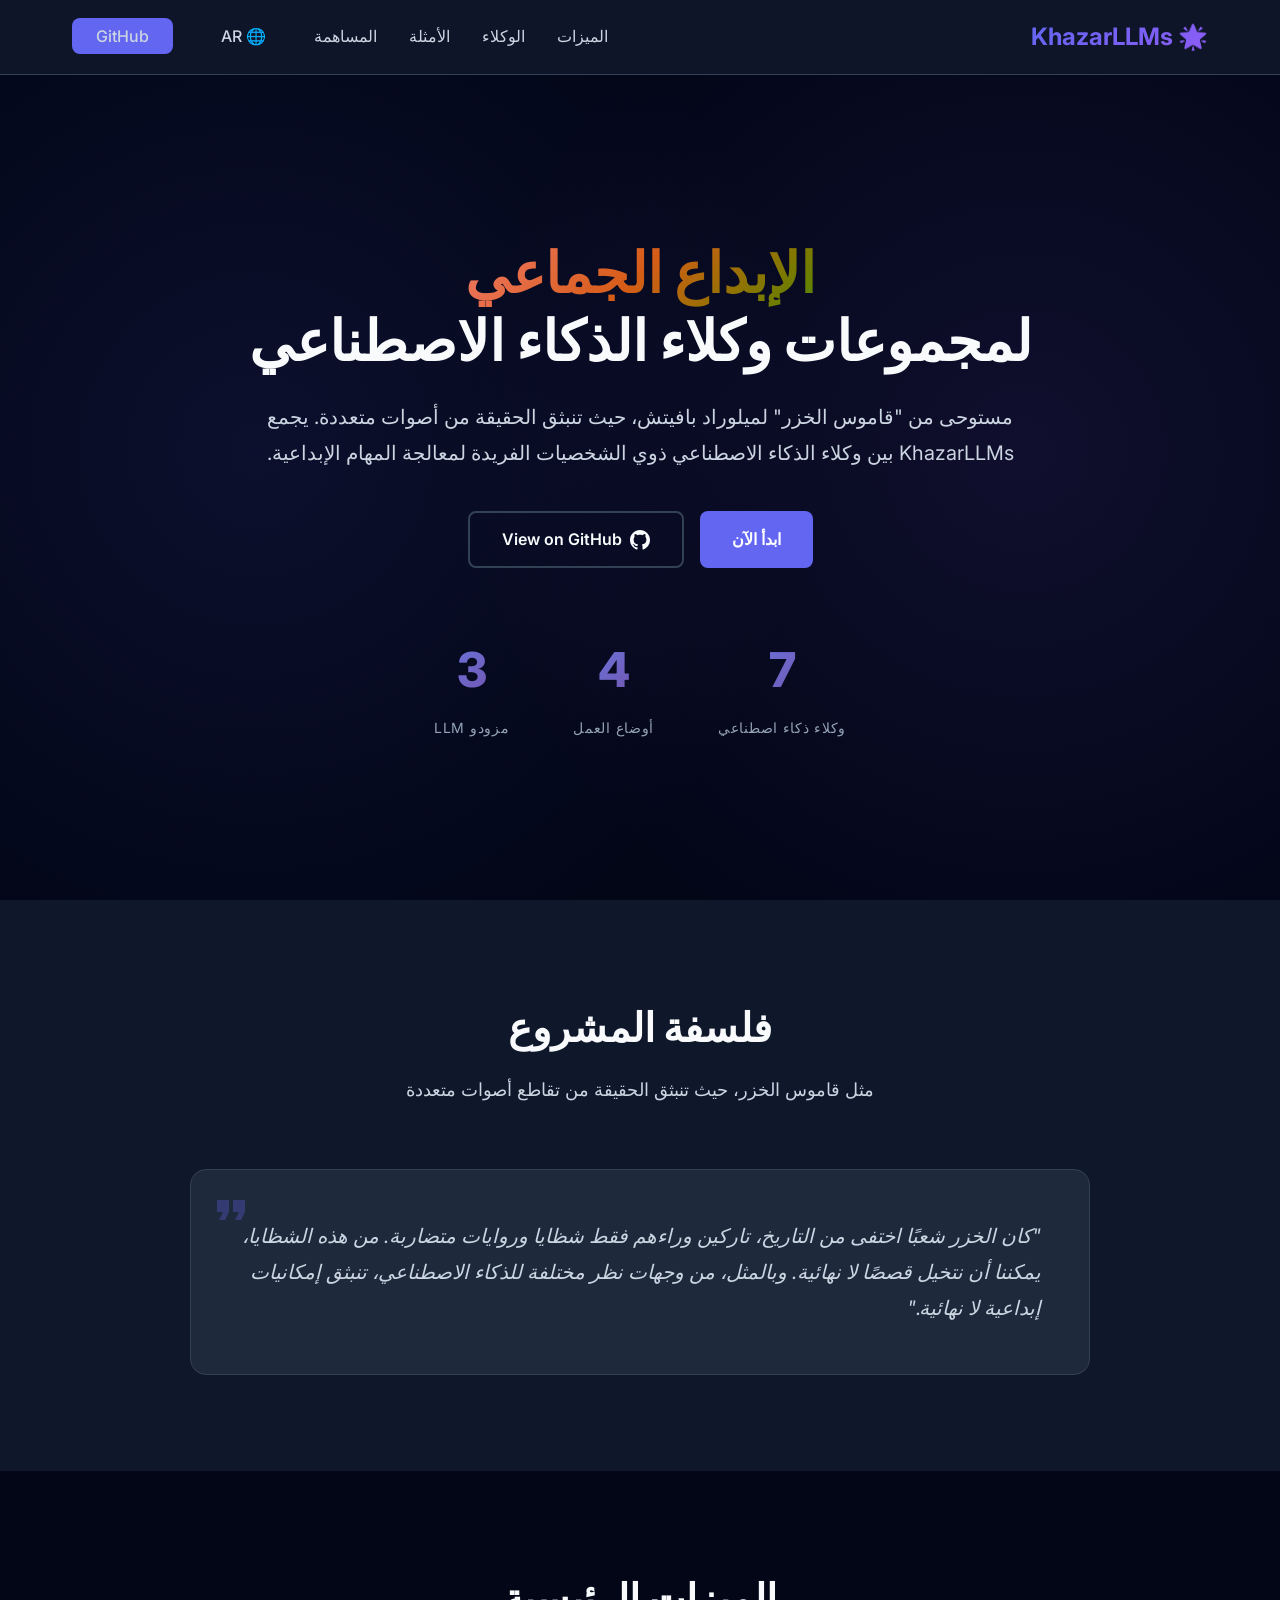
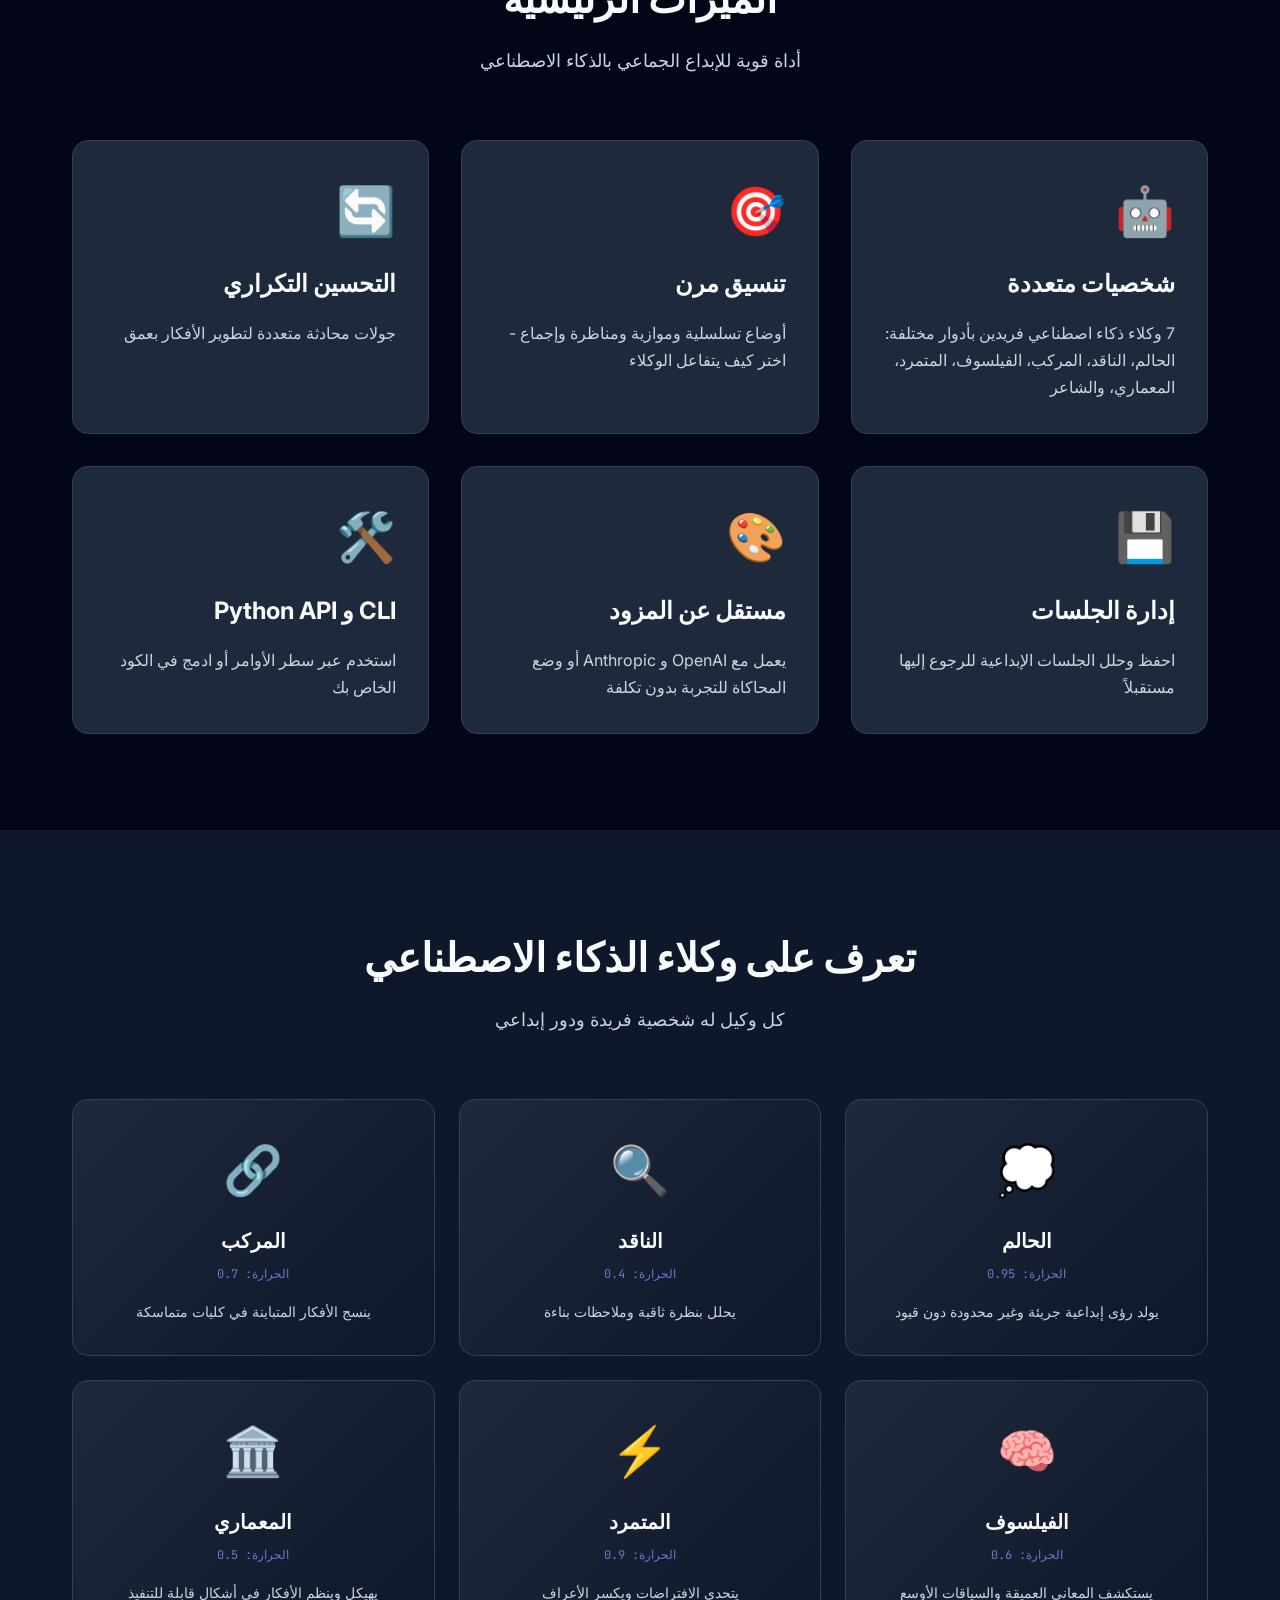
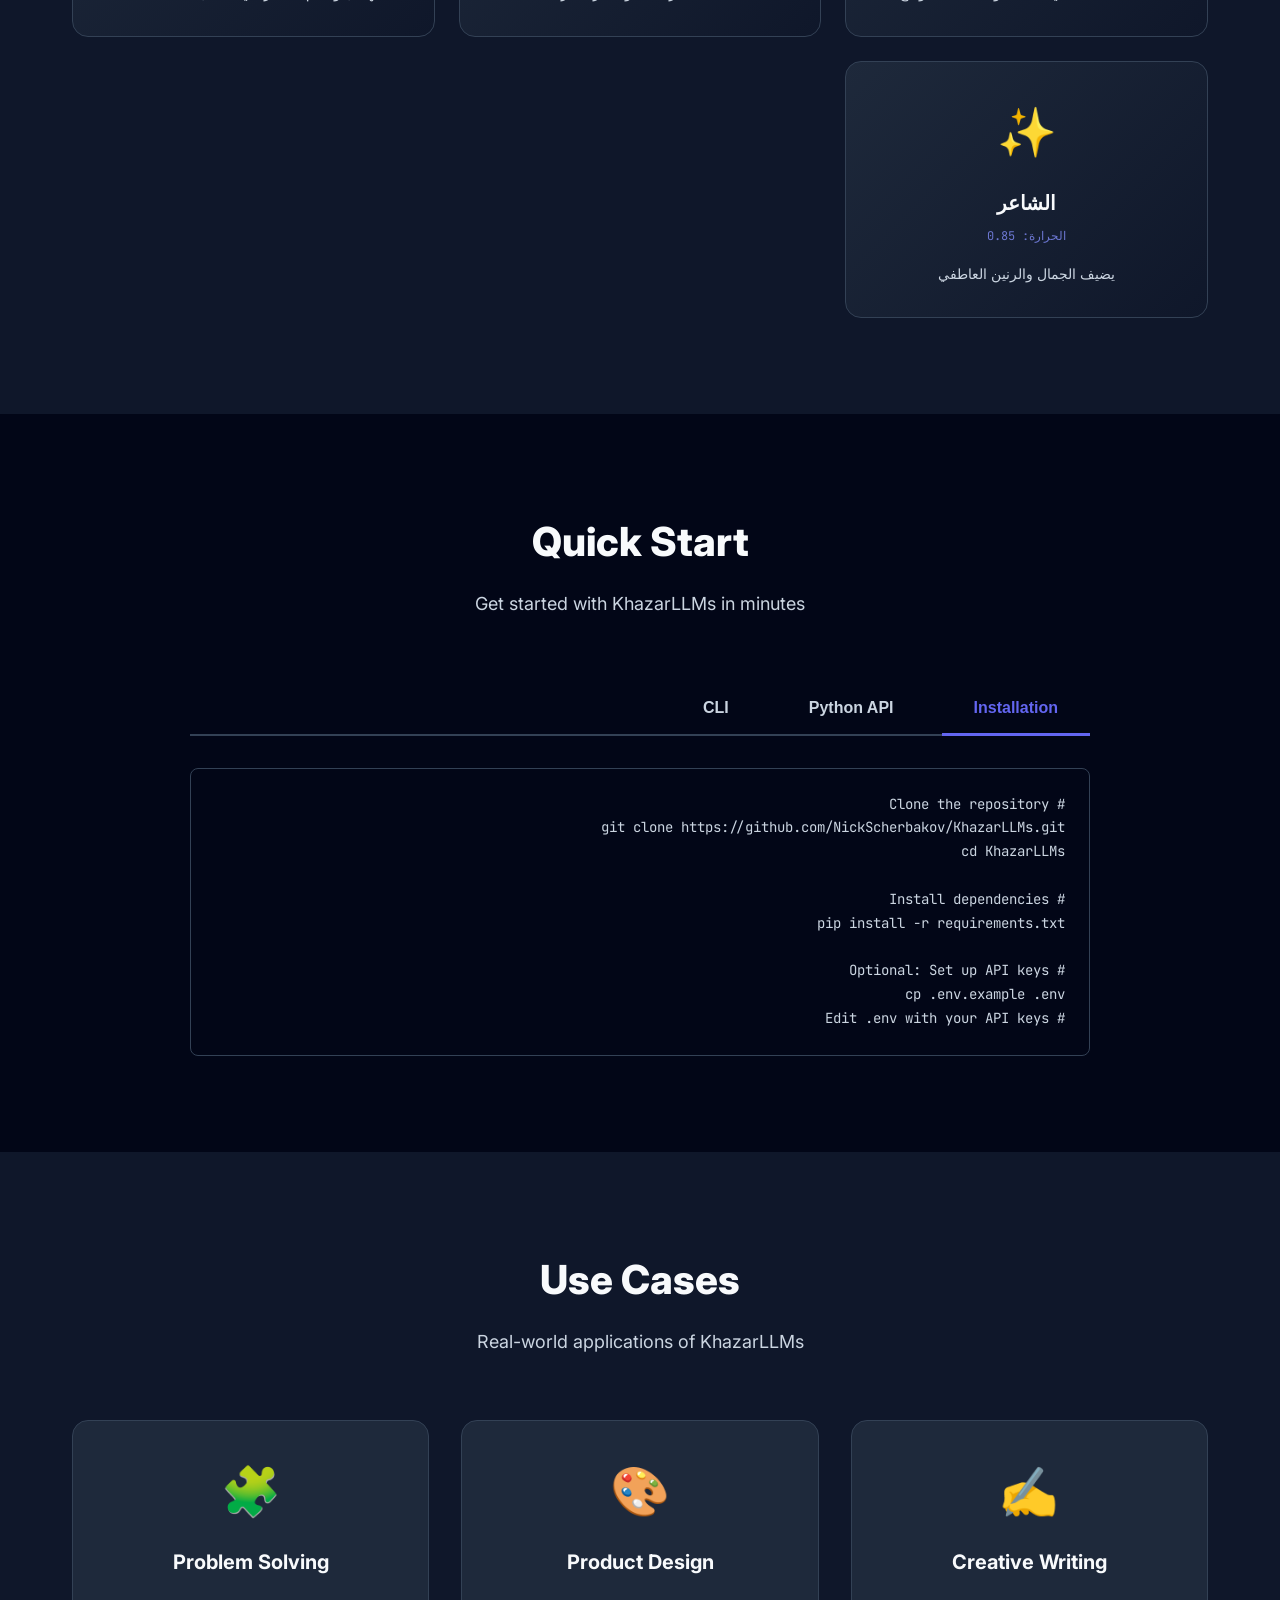
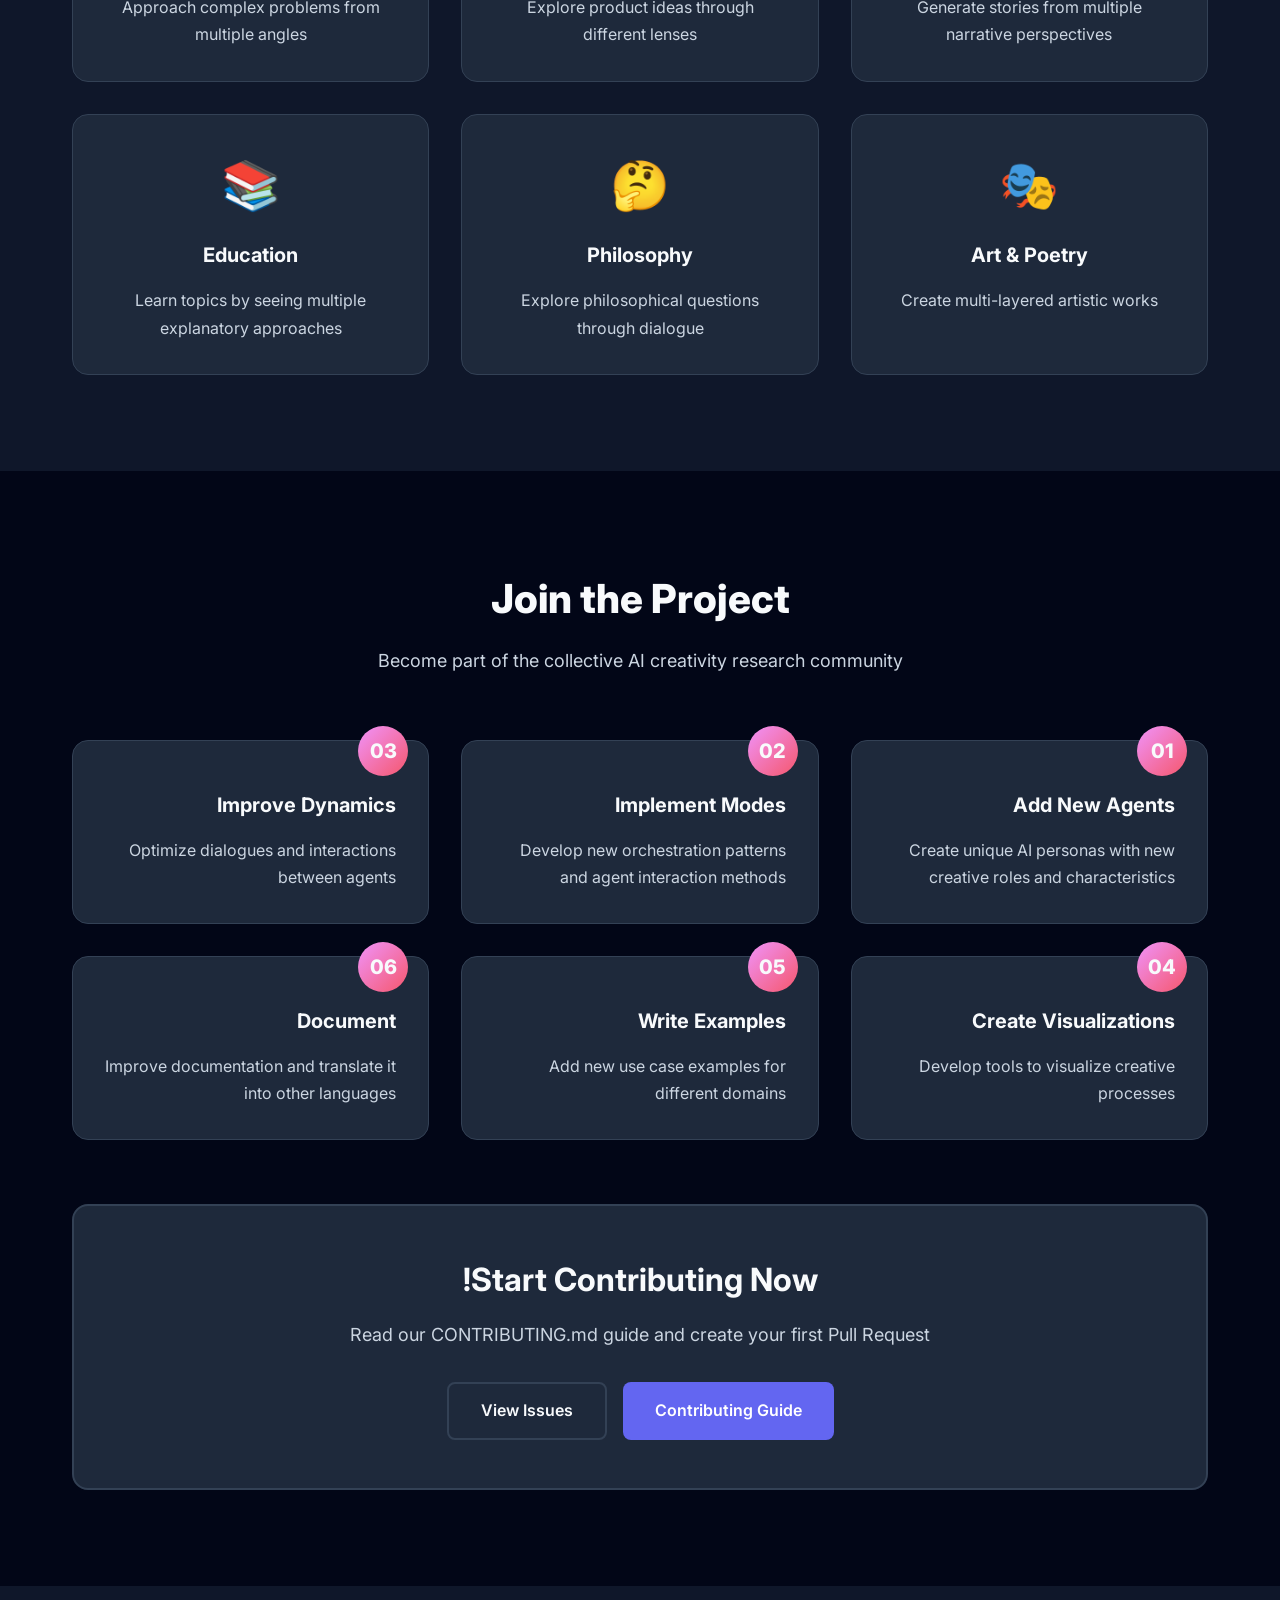
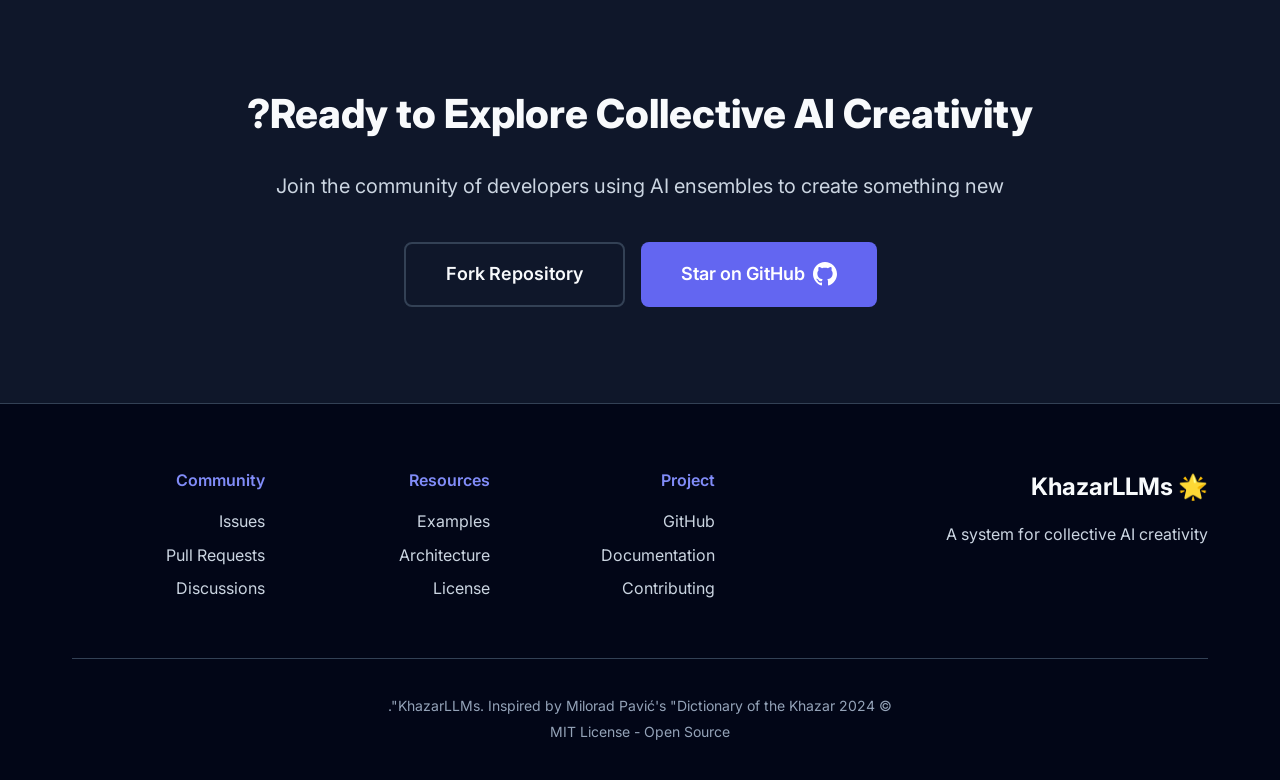
<file: docs/i18n/ar/index.html>
<!DOCTYPE html>
<html lang="ar" dir="rtl">
<head>
    <meta charset="UTF-8">
    <meta name="viewport" content="width=device-width, initial-scale=1.0">
    <meta name="description" content="KhazarLLMs - نظام لإدارة الإبداع الجماعي لمجموعات نماذج اللغة الكبيرة. مستوحى من قاموس الخزر لميلوراد بافيتش">
    <meta name="keywords" content="AI, LLM, ensemble, creative AI, multi-agent system, OpenAI, Anthropic">
    <title>KhazarLLMs - مجموعة الذكاء الاصطناعي للإبداع الجماعي</title>
    <link rel="stylesheet" href="styles.css">
    <link rel="preconnect" href="https://fonts.googleapis.com">
    <link rel="preconnect" href="https://fonts.gstatic.com" crossorigin>
    <link href="https://fonts.googleapis.com/css2?family=Inter:wght@300;400;500;600;700;800&family=JetBrains+Mono:wght@400;500;600&display=swap" rel="stylesheet">
</head>
<body>
    <!-- Navigation -->
    <nav class="navbar">
        <div class="container">
            <div class="nav-brand">
                <span class="logo">🌟 KhazarLLMs</span>
            </div>
            <ul class="nav-menu">
                <li><a href="#features">الميزات</a></li>
                <li><a href="#agents">الوكلاء</a></li>
                <li><a href="#examples">الأمثلة</a></li>
                <li><a href="#contribute">المساهمة</a></li>
                <li class="language-selector">
                    <span class="current-lang">🌐 AR</span>
                    <ul class="lang-dropdown">
                        <li><a href="../../index.html">English</a></li>
                        <li><a href="index.html">العربية</a></li>
                        <li><a href="../zh/index.html">中文</a></li>
                        <li><a href="../ru/index.html">Русский</a></li>
                    </ul>
                </li>
                <li><a href="https://github.com/NickScherbakov/KhazarLLMs" target="_blank" class="btn-github">GitHub</a></li>
            </ul>
            <div class="hamburger">
                <span></span>
                <span></span>
                <span></span>
            </div>
        </div>
    </nav>

    <!-- Hero Section -->
    <section class="hero">
        <div class="hero-background"></div>
        <div class="container">
            <div class="hero-content">
                <h1 class="hero-title">
                    <span class="gradient-text">الإبداع الجماعي</span>
                    <br>لمجموعات وكلاء الذكاء الاصطناعي
                </h1>
                <p class="hero-subtitle">
                    مستوحى من "قاموس الخزر" لميلوراد بافيتش، حيث تنبثق الحقيقة من أصوات متعددة.
                    يجمع KhazarLLMs بين وكلاء الذكاء الاصطناعي ذوي الشخصيات الفريدة لمعالجة المهام الإبداعية.
                </p>
                <div class="hero-buttons">
                    <a href="#quickstart" class="btn btn-primary">ابدأ الآن</a>
                    <a href="https://github.com/NickScherbakov/KhazarLLMs" target="_blank" class="btn btn-secondary">
                        <svg width="20" height="20" viewBox="0 0 24 24" fill="currentColor" aria-hidden="true">
                            <path d="M12 0c-6.626 0-12 5.373-12 12 0 5.302 3.438 9.8 8.207 11.387.599.111.793-.261.793-.577v-2.234c-3.338.726-4.033-1.416-4.033-1.416-.546-1.387-1.333-1.756-1.333-1.756-1.089-.745.083-.729.083-.729 1.205.084 1.839 1.237 1.839 1.237 1.07 1.834 2.807 1.304 3.492.997.107-.775.418-1.305.762-1.604-2.665-.305-5.467-1.334-5.467-5.931 0-1.311.469-2.381 1.236-3.221-.124-.303-.535-1.524.117-3.176 0 0 1.008-.322 3.301 1.23.957-.266 1.983-.399 3.003-.404 1.02.005 2.047.138 3.006.404 2.291-1.552 3.297-1.23 3.297-1.23.653 1.653.242 2.874.118 3.176.77.84 1.235 1.911 1.235 3.221 0 4.609-2.807 5.624-5.479 5.921.43.372.823 1.102.823 2.222v3.293c0 .319.192.694.801.576 4.765-1.589 8.199-6.086 8.199-11.386 0-6.627-5.373-12-12-12z"/>
                        </svg>
                        View on GitHub
                    </a>
                </div>
                <div class="hero-stats">
                    <div class="stat">
                        <div class="stat-value">7</div>
                        <div class="stat-label">وكلاء ذكاء اصطناعي</div>
                    </div>
                    <div class="stat">
                        <div class="stat-value">4</div>
                        <div class="stat-label">أوضاع العمل</div>
                    </div>
                    <div class="stat">
                        <div class="stat-value">3</div>
                        <div class="stat-label">مزودو LLM</div>
                    </div>
                </div>
            </div>
        </div>
    </section>

    <!-- Philosophy Section -->
    <section class="philosophy">
        <div class="container">
            <div class="section-header">
                <h2>فلسفة المشروع</h2>
                <p>مثل قاموس الخزر، حيث تنبثق الحقيقة من تقاطع أصوات متعددة</p>
            </div>
            <div class="philosophy-content">
                <div class="philosophy-quote">
                    <svg class="quote-icon" width="48" height="48" viewBox="0 0 24 24" fill="none" aria-hidden="true">
                        <path d="M6 17h3l2-4V7H5v6h3zm8 0h3l2-4V7h-6v6h3z" fill="currentColor"/>
                    </svg>
                    <blockquote>
                        "كان الخزر شعبًا اختفى من التاريخ، تاركين وراءهم فقط شظايا وروايات متضاربة. 
                        من هذه الشظايا، يمكننا أن نتخيل قصصًا لا نهائية. وبالمثل، من وجهات نظر مختلفة 
                        للذكاء الاصطناعي، تنبثق إمكانيات إبداعية لا نهائية."
                    </blockquote>
                </div>
            </div>
        </div>
    </section>

    <!-- Features Section -->
    <section id="features" class="features">
        <div class="container">
            <div class="section-header">
                <h2>الميزات الرئيسية</h2>
                <p>أداة قوية للإبداع الجماعي بالذكاء الاصطناعي</p>
            </div>
            <div class="features-grid">
                <div class="feature-card">
                    <div class="feature-icon">🤖</div>
                    <h3>شخصيات متعددة</h3>
                    <p>7 وكلاء ذكاء اصطناعي فريدين بأدوار مختلفة: الحالم، الناقد، المركب، الفيلسوف، المتمرد، المعماري، والشاعر</p>
                </div>
                <div class="feature-card">
                    <div class="feature-icon">🎯</div>
                    <h3>تنسيق مرن</h3>
                    <p>أوضاع تسلسلية وموازية ومناظرة وإجماع - اختر كيف يتفاعل الوكلاء</p>
                </div>
                <div class="feature-card">
                    <div class="feature-icon">🔄</div>
                    <h3>التحسين التكراري</h3>
                    <p>جولات محادثة متعددة لتطوير الأفكار بعمق</p>
                </div>
                <div class="feature-card">
                    <div class="feature-icon">💾</div>
                    <h3>إدارة الجلسات</h3>
                    <p>احفظ وحلل الجلسات الإبداعية للرجوع إليها مستقبلاً</p>
                </div>
                <div class="feature-card">
                    <div class="feature-icon">🎨</div>
                    <h3>مستقل عن المزود</h3>
                    <p>يعمل مع OpenAI و Anthropic أو وضع المحاكاة للتجربة بدون تكلفة</p>
                </div>
                <div class="feature-card">
                    <div class="feature-icon">🛠️</div>
                    <h3>CLI و Python API</h3>
                    <p>استخدم عبر سطر الأوامر أو ادمج في الكود الخاص بك</p>
                </div>
            </div>
        </div>
    </section>

    <!-- Agents Section -->
    <section id="agents" class="agents">
        <div class="container">
            <div class="section-header">
                <h2>تعرف على وكلاء الذكاء الاصطناعي</h2>
                <p>كل وكيل له شخصية فريدة ودور إبداعي</p>
            </div>
            <div class="agents-grid">
                <div class="agent-card">
                    <div class="agent-icon">💭</div>
                    <h3>الحالم</h3>
                    <div class="agent-temp">الحرارة: 0.95</div>
                    <p>يولد رؤى إبداعية جريئة وغير محدودة دون قيود</p>
                </div>
                <div class="agent-card">
                    <div class="agent-icon">🔍</div>
                    <h3>الناقد</h3>
                    <div class="agent-temp">الحرارة: 0.4</div>
                    <p>يحلل بنظرة ثاقبة وملاحظات بناءة</p>
                </div>
                <div class="agent-card">
                    <div class="agent-icon">🔗</div>
                    <h3>المركب</h3>
                    <div class="agent-temp">الحرارة: 0.7</div>
                    <p>ينسج الأفكار المتباينة في كليات متماسكة</p>
                </div>
                <div class="agent-card">
                    <div class="agent-icon">🧠</div>
                    <h3>الفيلسوف</h3>
                    <div class="agent-temp">الحرارة: 0.6</div>
                    <p>يستكشف المعاني العميقة والسياقات الأوسع</p>
                </div>
                <div class="agent-card">
                    <div class="agent-icon">⚡</div>
                    <h3>المتمرد</h3>
                    <div class="agent-temp">الحرارة: 0.9</div>
                    <p>يتحدى الافتراضات ويكسر الأعراف</p>
                </div>
                <div class="agent-card">
                    <div class="agent-icon">🏛️</div>
                    <h3>المعماري</h3>
                    <div class="agent-temp">الحرارة: 0.5</div>
                    <p>يهيكل وينظم الأفكار في أشكال قابلة للتنفيذ</p>
                </div>
                <div class="agent-card">
                    <div class="agent-icon">✨</div>
                    <h3>الشاعر</h3>
                    <div class="agent-temp">الحرارة: 0.85</div>
                    <p>يضيف الجمال والرنين العاطفي</p>
                </div>
            </div>
        </div>
    </section>

    <!-- Quick Start Section -->
    <section id="quickstart" class="quickstart">
        <div class="container">
            <div class="section-header">
                <h2>Quick Start</h2>
                <p>Get started with KhazarLLMs in minutes</p>
            </div>
            <div class="quickstart-content">
                <div class="code-tabs">
                    <button class="tab-btn active" data-tab="install">Installation</button>
                    <button class="tab-btn" data-tab="python">Python API</button>
                    <button class="tab-btn" data-tab="cli">CLI</button>
                </div>
                <div class="tab-content active" id="install">
                    <pre><code># Clone the repository
git clone https://github.com/NickScherbakov/KhazarLLMs.git
cd KhazarLLMs

# Install dependencies
pip install -r requirements.txt

# Optional: Set up API keys
cp .env.example .env
# Edit .env with your API keys</code></pre>
                </div>
                <div class="tab-content" id="python">
                    <pre><code>import asyncio
from khazar_llms.agents.personas import DreamerAgent, CriticAgent, SynthesizerAgent
from khazar_llms.orchestration.ensemble import Ensemble
from khazar_llms.orchestration.session import CreativeSession

async def main():
    # Create agents
    agents = [
        DreamerAgent(provider="mock"),
        CriticAgent(provider="mock"),
        SynthesizerAgent(provider="mock"),
    ]
    
    # Create ensemble
    ensemble = Ensemble(agents=agents, max_iterations=3)
    
    # Run creative session
    session = CreativeSession(ensemble)
    results = await session.run("Design a new form of communication")
    
    # View results
    for msg in results["conversation"]:
        print(f"{msg.sender}: {msg.content}")

asyncio.run(main())</code></pre>
                </div>
                <div class="tab-content" id="cli">
                    <pre><code># Get help
python -m khazar_llms.cli info

# List available agents
python -m khazar_llms.cli list-agents

# Run a creative task
python -m khazar_llms.cli create-task "Imagine a library that exists in multiple dimensions"

# Use parallel mode
python -m khazar_llms.cli --mode parallel --agents dreamer rebel poet create-task "Create a new musical instrument"</code></pre>
                </div>
            </div>
        </div>
    </section>

    <!-- Examples Section -->
    <section id="examples" class="examples">
        <div class="container">
            <div class="section-header">
                <h2>Use Cases</h2>
                <p>Real-world applications of KhazarLLMs</p>
            </div>
            <div class="examples-grid">
                <div class="example-card">
                    <div class="example-icon">✍️</div>
                    <h3>Creative Writing</h3>
                    <p>Generate stories from multiple narrative perspectives</p>
                </div>
                <div class="example-card">
                    <div class="example-icon">🎨</div>
                    <h3>Product Design</h3>
                    <p>Explore product ideas through different lenses</p>
                </div>
                <div class="example-card">
                    <div class="example-icon">🧩</div>
                    <h3>Problem Solving</h3>
                    <p>Approach complex problems from multiple angles</p>
                </div>
                <div class="example-card">
                    <div class="example-icon">🎭</div>
                    <h3>Art & Poetry</h3>
                    <p>Create multi-layered artistic works</p>
                </div>
                <div class="example-card">
                    <div class="example-icon">🤔</div>
                    <h3>Philosophy</h3>
                    <p>Explore philosophical questions through dialogue</p>
                </div>
                <div class="example-card">
                    <div class="example-icon">📚</div>
                    <h3>Education</h3>
                    <p>Learn topics by seeing multiple explanatory approaches</p>
                </div>
            </div>
        </div>
    </section>

    <!-- Contribute Section -->
    <section id="contribute" class="contribute">
        <div class="container">
            <div class="section-header">
                <h2>Join the Project</h2>
                <p>Become part of the collective AI creativity research community</p>
            </div>
            <div class="contribute-content">
                <div class="contribute-grid">
                    <div class="contribute-card">
                        <div class="contribute-number">01</div>
                        <h3>Add New Agents</h3>
                        <p>Create unique AI personas with new creative roles and characteristics</p>
                    </div>
                    <div class="contribute-card">
                        <div class="contribute-number">02</div>
                        <h3>Implement Modes</h3>
                        <p>Develop new orchestration patterns and agent interaction methods</p>
                    </div>
                    <div class="contribute-card">
                        <div class="contribute-number">03</div>
                        <h3>Improve Dynamics</h3>
                        <p>Optimize dialogues and interactions between agents</p>
                    </div>
                    <div class="contribute-card">
                        <div class="contribute-number">04</div>
                        <h3>Create Visualizations</h3>
                        <p>Develop tools to visualize creative processes</p>
                    </div>
                    <div class="contribute-card">
                        <div class="contribute-number">05</div>
                        <h3>Write Examples</h3>
                        <p>Add new use case examples for different domains</p>
                    </div>
                    <div class="contribute-card">
                        <div class="contribute-number">06</div>
                        <h3>Document</h3>
                        <p>Improve documentation and translate it into other languages</p>
                    </div>
                </div>
                <div class="contribute-cta">
                    <h3>Start Contributing Now!</h3>
                    <p>Read our CONTRIBUTING.md guide and create your first Pull Request</p>
                    <div class="contribute-buttons">
                        <a href="https://github.com/NickScherbakov/KhazarLLMs/blob/main/CONTRIBUTING.md" target="_blank" class="btn btn-primary">Contributing Guide</a>
                        <a href="https://github.com/NickScherbakov/KhazarLLMs/issues" target="_blank" class="btn btn-secondary">View Issues</a>
                    </div>
                </div>
            </div>
        </div>
    </section>

    <!-- CTA Section -->
    <section class="cta">
        <div class="container">
            <div class="cta-content">
                <h2>Ready to Explore Collective AI Creativity?</h2>
                <p>Join the community of developers using AI ensembles to create something new</p>
                <div class="cta-buttons">
                    <a href="https://github.com/NickScherbakov/KhazarLLMs" target="_blank" class="btn btn-primary btn-large">
                        <svg width="24" height="24" viewBox="0 0 24 24" fill="currentColor" aria-hidden="true">
                            <path d="M12 0c-6.626 0-12 5.373-12 12 0 5.302 3.438 9.8 8.207 11.387.599.111.793-.261.793-.577v-2.234c-3.338.726-4.033-1.416-4.033-1.416-.546-1.387-1.333-1.756-1.333-1.756-1.089-.745.083-.729.083-.729 1.205.084 1.839 1.237 1.839 1.237 1.07 1.834 2.807 1.304 3.492.997.107-.775.418-1.305.762-1.604-2.665-.305-5.467-1.334-5.467-5.931 0-1.311.469-2.381 1.236-3.221-.124-.303-.535-1.524.117-3.176 0 0 1.008-.322 3.301 1.23.957-.266 1.983-.399 3.003-.404 1.02.005 2.047.138 3.006.404 2.291-1.552 3.297-1.23 3.297-1.23.653 1.653.242 2.874.118 3.176.77.84 1.235 1.911 1.235 3.221 0 4.609-2.807 5.624-5.479 5.921.43.372.823 1.102.823 2.222v3.293c0 .319.192.694.801.576 4.765-1.589 8.199-6.086 8.199-11.386 0-6.627-5.373-12-12-12z"/>
                        </svg>
                        Star on GitHub
                    </a>
                    <a href="https://github.com/NickScherbakov/KhazarLLMs/fork" target="_blank" class="btn btn-secondary btn-large">Fork Repository</a>
                </div>
            </div>
        </div>
    </section>

    <!-- Footer -->
    <footer class="footer">
        <div class="container">
            <div class="footer-content">
                <div class="footer-brand">
                    <div class="logo">🌟 KhazarLLMs</div>
                    <p>A system for collective AI creativity</p>
                </div>
                <div class="footer-links">
                    <div class="footer-column">
                        <h4>Project</h4>
                        <ul>
                            <li><a href="https://github.com/NickScherbakov/KhazarLLMs">GitHub</a></li>
                            <li><a href="https://github.com/NickScherbakov/KhazarLLMs/blob/main/README.md">Documentation</a></li>
                            <li><a href="https://github.com/NickScherbakov/KhazarLLMs/blob/main/CONTRIBUTING.md">Contributing</a></li>
                        </ul>
                    </div>
                    <div class="footer-column">
                        <h4>Resources</h4>
                        <ul>
                            <li><a href="https://github.com/NickScherbakov/KhazarLLMs/tree/main/examples">Examples</a></li>
                            <li><a href="https://github.com/NickScherbakov/KhazarLLMs/tree/main/docs">Architecture</a></li>
                            <li><a href="https://github.com/NickScherbakov/KhazarLLMs/blob/main/LICENSE">License</a></li>
                        </ul>
                    </div>
                    <div class="footer-column">
                        <h4>Community</h4>
                        <ul>
                            <li><a href="https://github.com/NickScherbakov/KhazarLLMs/issues">Issues</a></li>
                            <li><a href="https://github.com/NickScherbakov/KhazarLLMs/pulls">Pull Requests</a></li>
                            <li><a href="https://github.com/NickScherbakov/KhazarLLMs/discussions">Discussions</a></li>
                        </ul>
                    </div>
                </div>
            </div>
            <div class="footer-bottom">
                <p>&copy; 2024 KhazarLLMs. Inspired by Milorad Pavić's "Dictionary of the Khazar".</p>
                <p>MIT License - Open Source</p>
            </div>
        </div>
    </footer>

    <script src="script.js"></script>
</body>
</html>
</file>
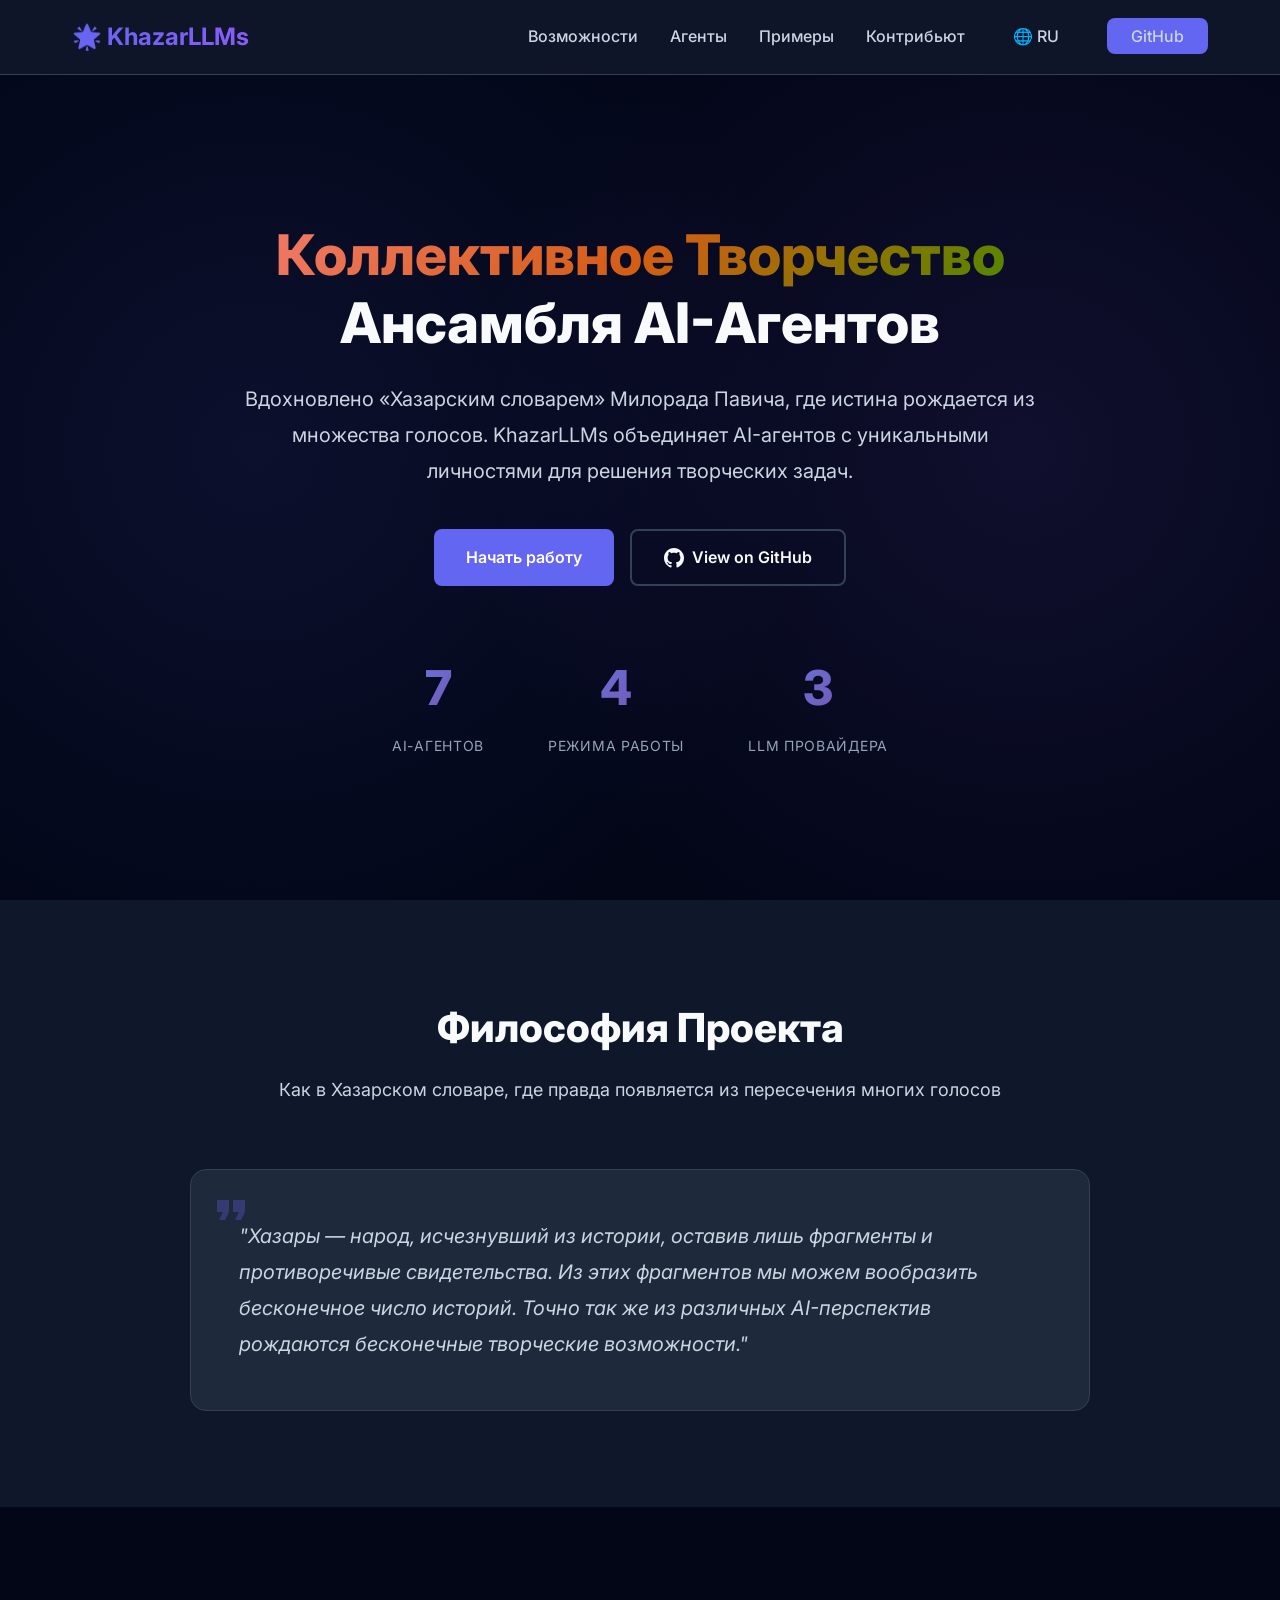
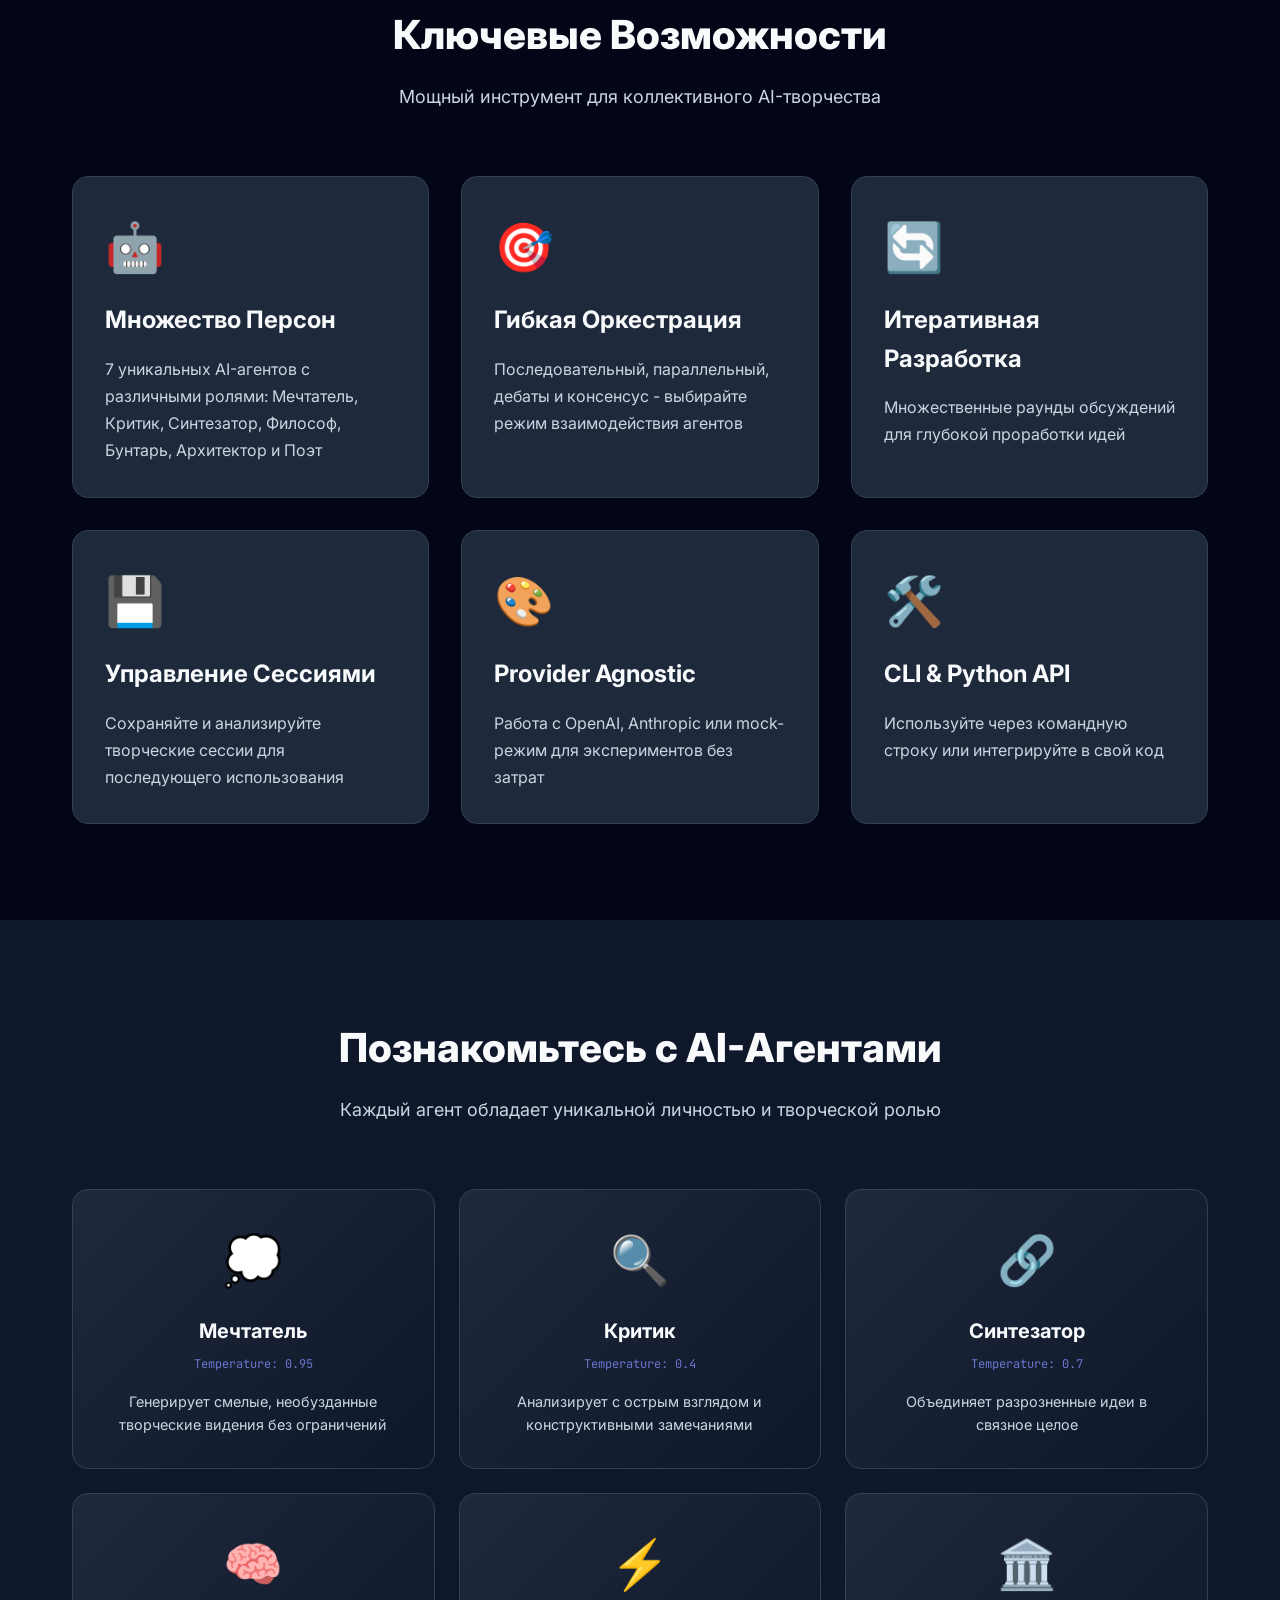
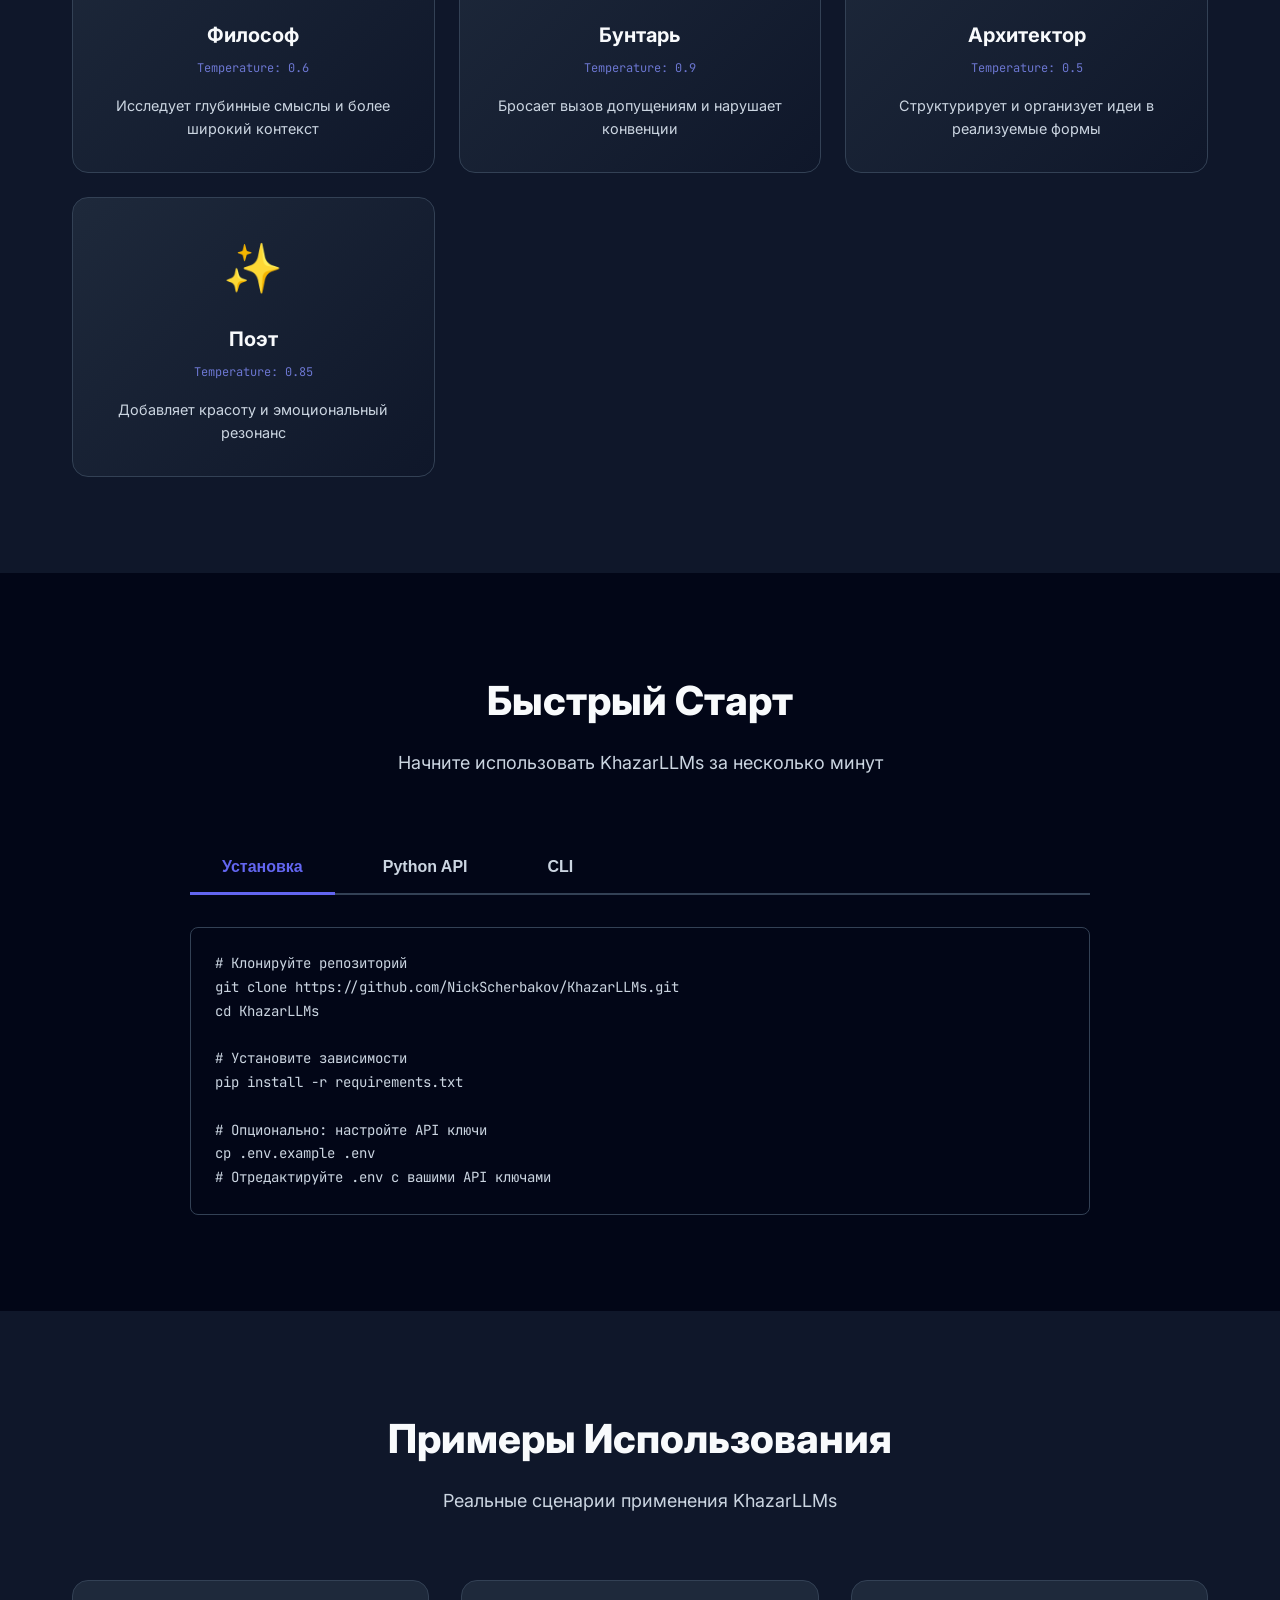
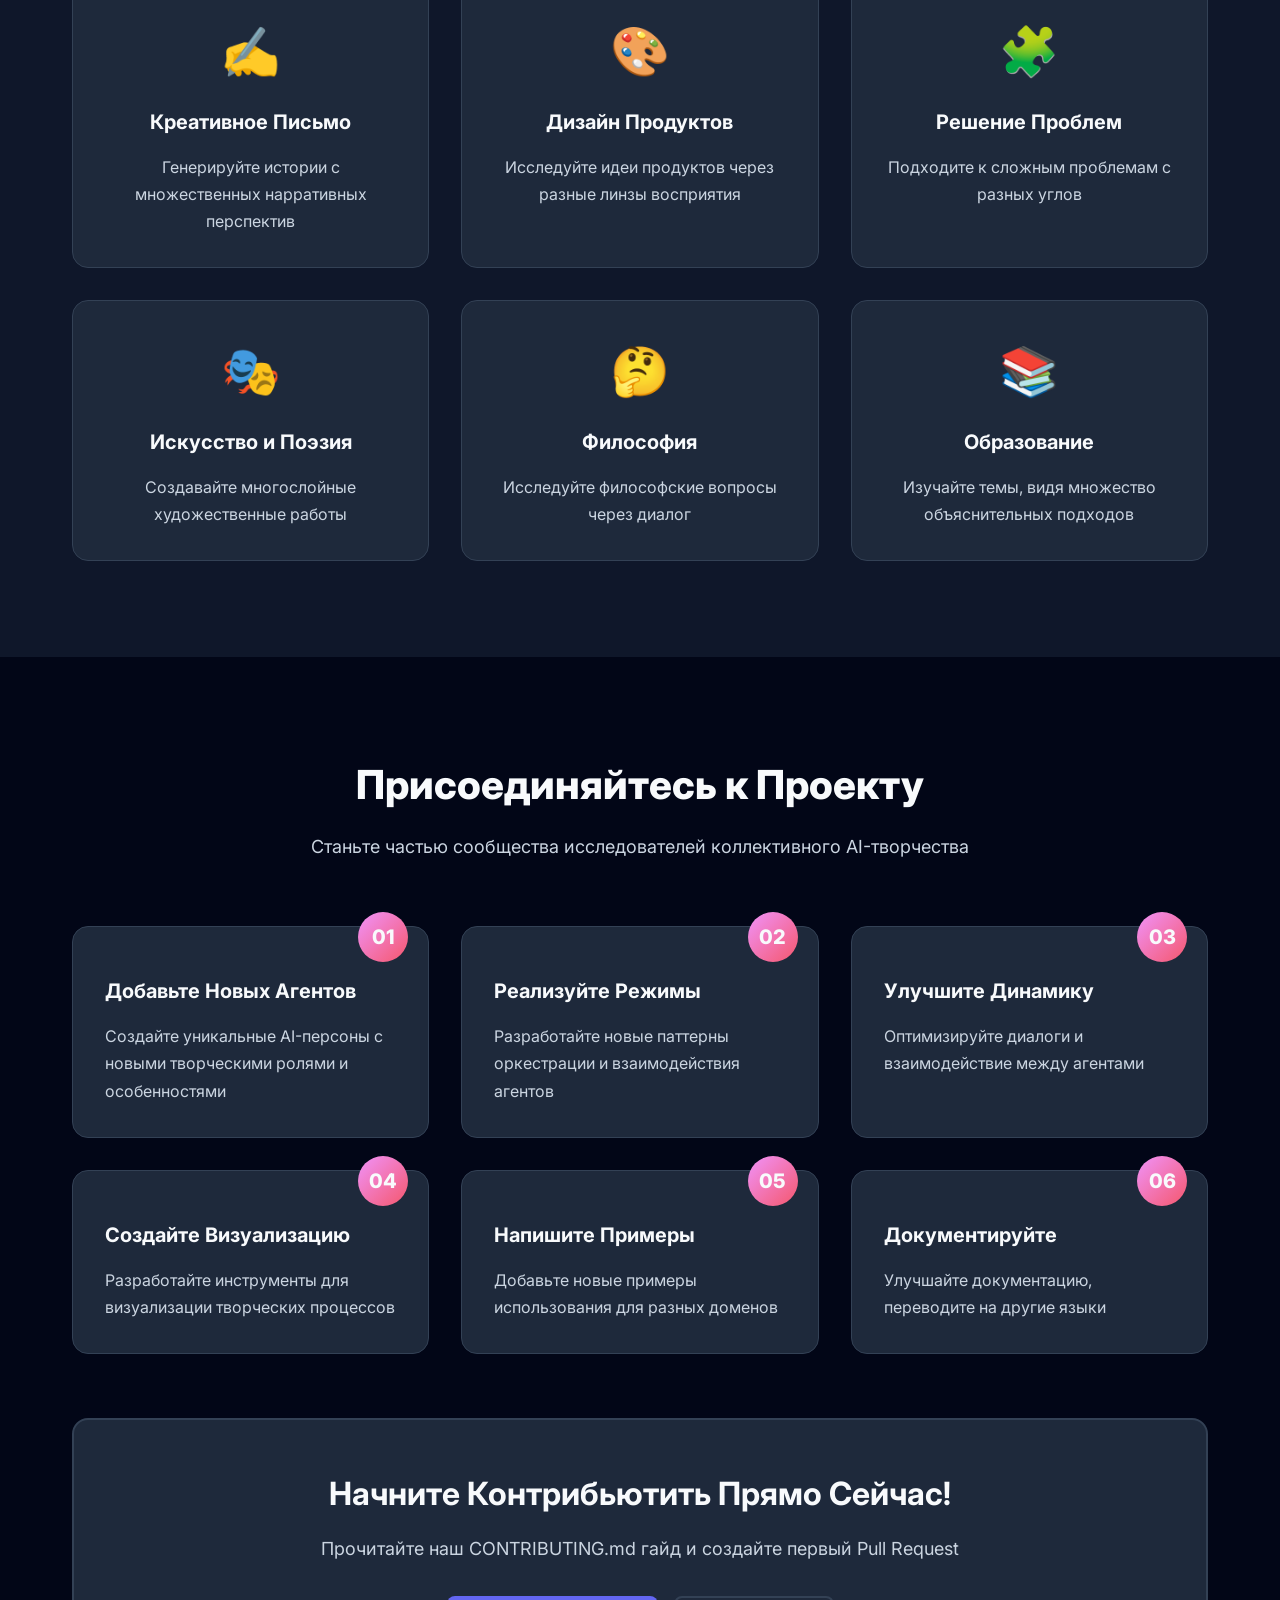
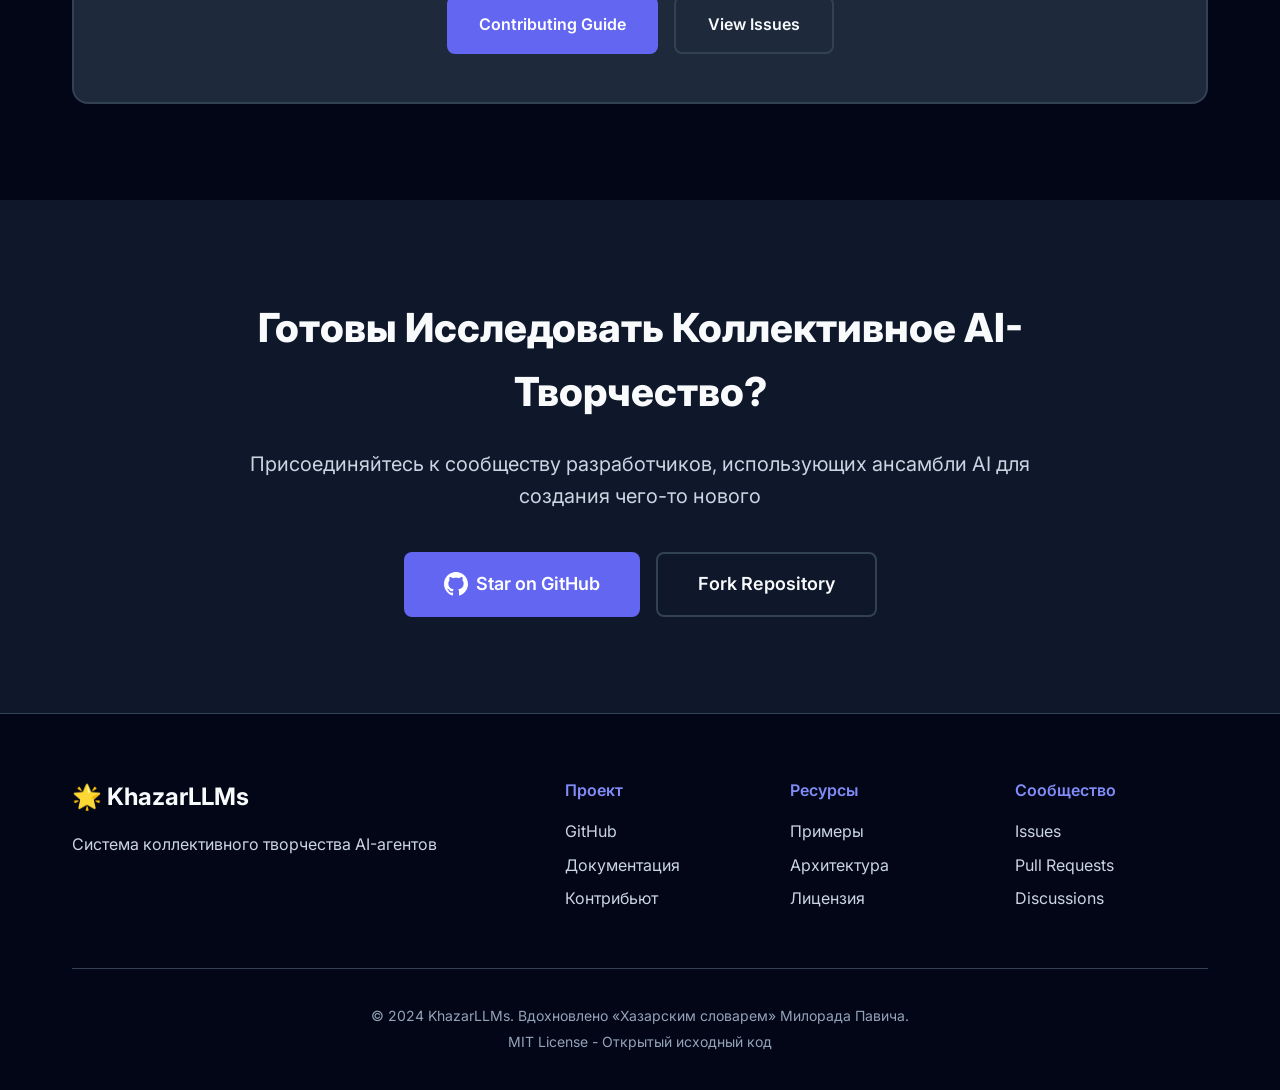
<file: docs/i18n/ru/index.html>
<!DOCTYPE html>
<html lang="ru">
<head>
    <meta charset="UTF-8">
    <meta name="viewport" content="width=device-width, initial-scale=1.0">
    <meta name="description" content="KhazarLLMs - Система коллективного творчества AI-агентов. Inspired by Milorad Pavić's Khazar Dictionary">
    <meta name="keywords" content="AI, LLM, ensemble, creative AI, multi-agent system, OpenAI, Anthropic">
    <title>KhazarLLMs - Ансамбль AI для Коллективного Творчества</title>
    <link rel="stylesheet" href="styles.css">
    <link rel="preconnect" href="https://fonts.googleapis.com">
    <link rel="preconnect" href="https://fonts.gstatic.com" crossorigin>
    <link href="https://fonts.googleapis.com/css2?family=Inter:wght@300;400;500;600;700;800&family=JetBrains+Mono:wght@400;500;600&display=swap" rel="stylesheet">
</head>
<body>
    <!-- Navigation -->
    <nav class="navbar">
        <div class="container">
            <div class="nav-brand">
                <span class="logo">🌟 KhazarLLMs</span>
            </div>
            <ul class="nav-menu">
                <li><a href="#features">Возможности</a></li>
                <li><a href="#agents">Агенты</a></li>
                <li><a href="#examples">Примеры</a></li>
                <li><a href="#contribute">Контрибьют</a></li>
                <li class="language-selector">
                    <span class="current-lang">🌐 RU</span>
                    <ul class="lang-dropdown">
                        <li><a href="../../index.html">English</a></li>
                        <li><a href="../ar/index.html">العربية</a></li>
                        <li><a href="../zh/index.html">中文</a></li>
                        <li><a href="index.html">Русский</a></li>
                    </ul>
                </li>
                <li><a href="https://github.com/NickScherbakov/KhazarLLMs" target="_blank" class="btn-github">GitHub</a></li>
            </ul>
            <div class="hamburger">
                <span></span>
                <span></span>
                <span></span>
            </div>
        </div>
    </nav>

    <!-- Hero Section -->
    <section class="hero">
        <div class="hero-background"></div>
        <div class="container">
            <div class="hero-content">
                <h1 class="hero-title">
                    <span class="gradient-text">Коллективное Творчество</span>
                    <br>Ансамбля AI-Агентов
                </h1>
                <p class="hero-subtitle">
                    Вдохновлено «Хазарским словарем» Милорада Павича, где истина рождается из множества голосов. 
                    KhazarLLMs объединяет AI-агентов с уникальными личностями для решения творческих задач.
                </p>
                <div class="hero-buttons">
                    <a href="#quickstart" class="btn btn-primary">Начать работу</a>
                    <a href="https://github.com/NickScherbakov/KhazarLLMs" target="_blank" class="btn btn-secondary">
                        <svg width="20" height="20" viewBox="0 0 24 24" fill="currentColor" aria-hidden="true">
                            <path d="M12 0c-6.626 0-12 5.373-12 12 0 5.302 3.438 9.8 8.207 11.387.599.111.793-.261.793-.577v-2.234c-3.338.726-4.033-1.416-4.033-1.416-.546-1.387-1.333-1.756-1.333-1.756-1.089-.745.083-.729.083-.729 1.205.084 1.839 1.237 1.839 1.237 1.07 1.834 2.807 1.304 3.492.997.107-.775.418-1.305.762-1.604-2.665-.305-5.467-1.334-5.467-5.931 0-1.311.469-2.381 1.236-3.221-.124-.303-.535-1.524.117-3.176 0 0 1.008-.322 3.301 1.23.957-.266 1.983-.399 3.003-.404 1.02.005 2.047.138 3.006.404 2.291-1.552 3.297-1.23 3.297-1.23.653 1.653.242 2.874.118 3.176.77.84 1.235 1.911 1.235 3.221 0 4.609-2.807 5.624-5.479 5.921.43.372.823 1.102.823 2.222v3.293c0 .319.192.694.801.576 4.765-1.589 8.199-6.086 8.199-11.386 0-6.627-5.373-12-12-12z"/>
                        </svg>
                        View on GitHub
                    </a>
                </div>
                <div class="hero-stats">
                    <div class="stat">
                        <div class="stat-value">7</div>
                        <div class="stat-label">AI-агентов</div>
                    </div>
                    <div class="stat">
                        <div class="stat-value">4</div>
                        <div class="stat-label">Режима работы</div>
                    </div>
                    <div class="stat">
                        <div class="stat-value">3</div>
                        <div class="stat-label">LLM провайдера</div>
                    </div>
                </div>
            </div>
        </div>
    </section>

    <!-- Philosophy Section -->
    <section class="philosophy">
        <div class="container">
            <div class="section-header">
                <h2>Философия Проекта</h2>
                <p>Как в Хазарском словаре, где правда появляется из пересечения многих голосов</p>
            </div>
            <div class="philosophy-content">
                <div class="philosophy-quote">
                    <svg class="quote-icon" width="48" height="48" viewBox="0 0 24 24" fill="none" aria-hidden="true">
                        <path d="M6 17h3l2-4V7H5v6h3zm8 0h3l2-4V7h-6v6h3z" fill="currentColor"/>
                    </svg>
                    <blockquote>
                        "Хазары — народ, исчезнувший из истории, оставив лишь фрагменты и противоречивые свидетельства. 
                        Из этих фрагментов мы можем вообразить бесконечное число историй. Точно так же из различных 
                        AI-перспектив рождаются бесконечные творческие возможности."
                    </blockquote>
                </div>
            </div>
        </div>
    </section>

    <!-- Features Section -->
    <section id="features" class="features">
        <div class="container">
            <div class="section-header">
                <h2>Ключевые Возможности</h2>
                <p>Мощный инструмент для коллективного AI-творчества</p>
            </div>
            <div class="features-grid">
                <div class="feature-card">
                    <div class="feature-icon">🤖</div>
                    <h3>Множество Персон</h3>
                    <p>7 уникальных AI-агентов с различными ролями: Мечтатель, Критик, Синтезатор, Философ, Бунтарь, Архитектор и Поэт</p>
                </div>
                <div class="feature-card">
                    <div class="feature-icon">🎯</div>
                    <h3>Гибкая Оркестрация</h3>
                    <p>Последовательный, параллельный, дебаты и консенсус - выбирайте режим взаимодействия агентов</p>
                </div>
                <div class="feature-card">
                    <div class="feature-icon">🔄</div>
                    <h3>Итеративная Разработка</h3>
                    <p>Множественные раунды обсуждений для глубокой проработки идей</p>
                </div>
                <div class="feature-card">
                    <div class="feature-icon">💾</div>
                    <h3>Управление Сессиями</h3>
                    <p>Сохраняйте и анализируйте творческие сессии для последующего использования</p>
                </div>
                <div class="feature-card">
                    <div class="feature-icon">🎨</div>
                    <h3>Provider Agnostic</h3>
                    <p>Работа с OpenAI, Anthropic или mock-режим для экспериментов без затрат</p>
                </div>
                <div class="feature-card">
                    <div class="feature-icon">🛠️</div>
                    <h3>CLI & Python API</h3>
                    <p>Используйте через командную строку или интегрируйте в свой код</p>
                </div>
            </div>
        </div>
    </section>

    <!-- Agents Section -->
    <section id="agents" class="agents">
        <div class="container">
            <div class="section-header">
                <h2>Познакомьтесь с AI-Агентами</h2>
                <p>Каждый агент обладает уникальной личностью и творческой ролью</p>
            </div>
            <div class="agents-grid">
                <div class="agent-card">
                    <div class="agent-icon">💭</div>
                    <h3>Мечтатель</h3>
                    <div class="agent-temp">Temperature: 0.95</div>
                    <p>Генерирует смелые, необузданные творческие видения без ограничений</p>
                </div>
                <div class="agent-card">
                    <div class="agent-icon">🔍</div>
                    <h3>Критик</h3>
                    <div class="agent-temp">Temperature: 0.4</div>
                    <p>Анализирует с острым взглядом и конструктивными замечаниями</p>
                </div>
                <div class="agent-card">
                    <div class="agent-icon">🔗</div>
                    <h3>Синтезатор</h3>
                    <div class="agent-temp">Temperature: 0.7</div>
                    <p>Объединяет разрозненные идеи в связное целое</p>
                </div>
                <div class="agent-card">
                    <div class="agent-icon">🧠</div>
                    <h3>Философ</h3>
                    <div class="agent-temp">Temperature: 0.6</div>
                    <p>Исследует глубинные смыслы и более широкий контекст</p>
                </div>
                <div class="agent-card">
                    <div class="agent-icon">⚡</div>
                    <h3>Бунтарь</h3>
                    <div class="agent-temp">Temperature: 0.9</div>
                    <p>Бросает вызов допущениям и нарушает конвенции</p>
                </div>
                <div class="agent-card">
                    <div class="agent-icon">🏛️</div>
                    <h3>Архитектор</h3>
                    <div class="agent-temp">Temperature: 0.5</div>
                    <p>Структурирует и организует идеи в реализуемые формы</p>
                </div>
                <div class="agent-card">
                    <div class="agent-icon">✨</div>
                    <h3>Поэт</h3>
                    <div class="agent-temp">Temperature: 0.85</div>
                    <p>Добавляет красоту и эмоциональный резонанс</p>
                </div>
            </div>
        </div>
    </section>

    <!-- Quick Start Section -->
    <section id="quickstart" class="quickstart">
        <div class="container">
            <div class="section-header">
                <h2>Быстрый Старт</h2>
                <p>Начните использовать KhazarLLMs за несколько минут</p>
            </div>
            <div class="quickstart-content">
                <div class="code-tabs">
                    <button class="tab-btn active" data-tab="install">Установка</button>
                    <button class="tab-btn" data-tab="python">Python API</button>
                    <button class="tab-btn" data-tab="cli">CLI</button>
                </div>
                <div class="tab-content active" id="install">
                    <pre><code># Клонируйте репозиторий
git clone https://github.com/NickScherbakov/KhazarLLMs.git
cd KhazarLLMs

# Установите зависимости
pip install -r requirements.txt

# Опционально: настройте API ключи
cp .env.example .env
# Отредактируйте .env с вашими API ключами</code></pre>
                </div>
                <div class="tab-content" id="python">
                    <pre><code>import asyncio
from khazar_llms.agents.personas import DreamerAgent, CriticAgent, SynthesizerAgent
from khazar_llms.orchestration.ensemble import Ensemble
from khazar_llms.orchestration.session import CreativeSession

async def main():
    # Создайте агентов
    agents = [
        DreamerAgent(provider="mock"),
        CriticAgent(provider="mock"),
        SynthesizerAgent(provider="mock"),
    ]
    
    # Создайте ансамбль
    ensemble = Ensemble(agents=agents, max_iterations=3)
    
    # Запустите творческую сессию
    session = CreativeSession(ensemble)
    results = await session.run("Design a new form of communication")
    
    # Просмотрите результаты
    for msg in results["conversation"]:
        print(f"{msg.sender}: {msg.content}")

asyncio.run(main())</code></pre>
                </div>
                <div class="tab-content" id="cli">
                    <pre><code># Получите помощь
python -m khazar_llms.cli info

# Список доступных агентов
python -m khazar_llms.cli list-agents

# Запустите творческую задачу
python -m khazar_llms.cli create-task "Imagine a library that exists in multiple dimensions"

# Используйте параллельный режим
python -m khazar_llms.cli --mode parallel --agents dreamer rebel poet create-task "Create a new musical instrument"</code></pre>
                </div>
            </div>
        </div>
    </section>

    <!-- Examples Section -->
    <section id="examples" class="examples">
        <div class="container">
            <div class="section-header">
                <h2>Примеры Использования</h2>
                <p>Реальные сценарии применения KhazarLLMs</p>
            </div>
            <div class="examples-grid">
                <div class="example-card">
                    <div class="example-icon">✍️</div>
                    <h3>Креативное Письмо</h3>
                    <p>Генерируйте истории с множественных нарративных перспектив</p>
                </div>
                <div class="example-card">
                    <div class="example-icon">🎨</div>
                    <h3>Дизайн Продуктов</h3>
                    <p>Исследуйте идеи продуктов через разные линзы восприятия</p>
                </div>
                <div class="example-card">
                    <div class="example-icon">🧩</div>
                    <h3>Решение Проблем</h3>
                    <p>Подходите к сложным проблемам с разных углов</p>
                </div>
                <div class="example-card">
                    <div class="example-icon">🎭</div>
                    <h3>Искусство и Поэзия</h3>
                    <p>Создавайте многослойные художественные работы</p>
                </div>
                <div class="example-card">
                    <div class="example-icon">🤔</div>
                    <h3>Философия</h3>
                    <p>Исследуйте философские вопросы через диалог</p>
                </div>
                <div class="example-card">
                    <div class="example-icon">📚</div>
                    <h3>Образование</h3>
                    <p>Изучайте темы, видя множество объяснительных подходов</p>
                </div>
            </div>
        </div>
    </section>

    <!-- Contribute Section -->
    <section id="contribute" class="contribute">
        <div class="container">
            <div class="section-header">
                <h2>Присоединяйтесь к Проекту</h2>
                <p>Станьте частью сообщества исследователей коллективного AI-творчества</p>
            </div>
            <div class="contribute-content">
                <div class="contribute-grid">
                    <div class="contribute-card">
                        <div class="contribute-number">01</div>
                        <h3>Добавьте Новых Агентов</h3>
                        <p>Создайте уникальные AI-персоны с новыми творческими ролями и особенностями</p>
                    </div>
                    <div class="contribute-card">
                        <div class="contribute-number">02</div>
                        <h3>Реализуйте Режимы</h3>
                        <p>Разработайте новые паттерны оркестрации и взаимодействия агентов</p>
                    </div>
                    <div class="contribute-card">
                        <div class="contribute-number">03</div>
                        <h3>Улучшите Динамику</h3>
                        <p>Оптимизируйте диалоги и взаимодействие между агентами</p>
                    </div>
                    <div class="contribute-card">
                        <div class="contribute-number">04</div>
                        <h3>Создайте Визуализацию</h3>
                        <p>Разработайте инструменты для визуализации творческих процессов</p>
                    </div>
                    <div class="contribute-card">
                        <div class="contribute-number">05</div>
                        <h3>Напишите Примеры</h3>
                        <p>Добавьте новые примеры использования для разных доменов</p>
                    </div>
                    <div class="contribute-card">
                        <div class="contribute-number">06</div>
                        <h3>Документируйте</h3>
                        <p>Улучшайте документацию, переводите на другие языки</p>
                    </div>
                </div>
                <div class="contribute-cta">
                    <h3>Начните Контрибьютить Прямо Сейчас!</h3>
                    <p>Прочитайте наш CONTRIBUTING.md гайд и создайте первый Pull Request</p>
                    <div class="contribute-buttons">
                        <a href="https://github.com/NickScherbakov/KhazarLLMs/blob/main/CONTRIBUTING.md" target="_blank" class="btn btn-primary">Contributing Guide</a>
                        <a href="https://github.com/NickScherbakov/KhazarLLMs/issues" target="_blank" class="btn btn-secondary">View Issues</a>
                    </div>
                </div>
            </div>
        </div>
    </section>

    <!-- CTA Section -->
    <section class="cta">
        <div class="container">
            <div class="cta-content">
                <h2>Готовы Исследовать Коллективное AI-Творчество?</h2>
                <p>Присоединяйтесь к сообществу разработчиков, использующих ансамбли AI для создания чего-то нового</p>
                <div class="cta-buttons">
                    <a href="https://github.com/NickScherbakov/KhazarLLMs" target="_blank" class="btn btn-primary btn-large">
                        <svg width="24" height="24" viewBox="0 0 24 24" fill="currentColor" aria-hidden="true">
                            <path d="M12 0c-6.626 0-12 5.373-12 12 0 5.302 3.438 9.8 8.207 11.387.599.111.793-.261.793-.577v-2.234c-3.338.726-4.033-1.416-4.033-1.416-.546-1.387-1.333-1.756-1.333-1.756-1.089-.745.083-.729.083-.729 1.205.084 1.839 1.237 1.839 1.237 1.07 1.834 2.807 1.304 3.492.997.107-.775.418-1.305.762-1.604-2.665-.305-5.467-1.334-5.467-5.931 0-1.311.469-2.381 1.236-3.221-.124-.303-.535-1.524.117-3.176 0 0 1.008-.322 3.301 1.23.957-.266 1.983-.399 3.003-.404 1.02.005 2.047.138 3.006.404 2.291-1.552 3.297-1.23 3.297-1.23.653 1.653.242 2.874.118 3.176.77.84 1.235 1.911 1.235 3.221 0 4.609-2.807 5.624-5.479 5.921.43.372.823 1.102.823 2.222v3.293c0 .319.192.694.801.576 4.765-1.589 8.199-6.086 8.199-11.386 0-6.627-5.373-12-12-12z"/>
                        </svg>
                        Star on GitHub
                    </a>
                    <a href="https://github.com/NickScherbakov/KhazarLLMs/fork" target="_blank" class="btn btn-secondary btn-large">Fork Repository</a>
                </div>
            </div>
        </div>
    </section>

    <!-- Footer -->
    <footer class="footer">
        <div class="container">
            <div class="footer-content">
                <div class="footer-brand">
                    <div class="logo">🌟 KhazarLLMs</div>
                    <p>Система коллективного творчества AI-агентов</p>
                </div>
                <div class="footer-links">
                    <div class="footer-column">
                        <h4>Проект</h4>
                        <ul>
                            <li><a href="https://github.com/NickScherbakov/KhazarLLMs">GitHub</a></li>
                            <li><a href="https://github.com/NickScherbakov/KhazarLLMs/blob/main/README.md">Документация</a></li>
                            <li><a href="https://github.com/NickScherbakov/KhazarLLMs/blob/main/CONTRIBUTING.md">Контрибьют</a></li>
                        </ul>
                    </div>
                    <div class="footer-column">
                        <h4>Ресурсы</h4>
                        <ul>
                            <li><a href="https://github.com/NickScherbakov/KhazarLLMs/tree/main/examples">Примеры</a></li>
                            <li><a href="https://github.com/NickScherbakov/KhazarLLMs/tree/main/docs">Архитектура</a></li>
                            <li><a href="https://github.com/NickScherbakov/KhazarLLMs/blob/main/LICENSE">Лицензия</a></li>
                        </ul>
                    </div>
                    <div class="footer-column">
                        <h4>Сообщество</h4>
                        <ul>
                            <li><a href="https://github.com/NickScherbakov/KhazarLLMs/issues">Issues</a></li>
                            <li><a href="https://github.com/NickScherbakov/KhazarLLMs/pulls">Pull Requests</a></li>
                            <li><a href="https://github.com/NickScherbakov/KhazarLLMs/discussions">Discussions</a></li>
                        </ul>
                    </div>
                </div>
            </div>
            <div class="footer-bottom">
                <p>&copy; 2024 KhazarLLMs. Вдохновлено «Хазарским словарем» Милорада Павича.</p>
                <p>MIT License - Открытый исходный код</p>
            </div>
        </div>
    </footer>

    <script src="script.js"></script>
</body>
</html>
</file>
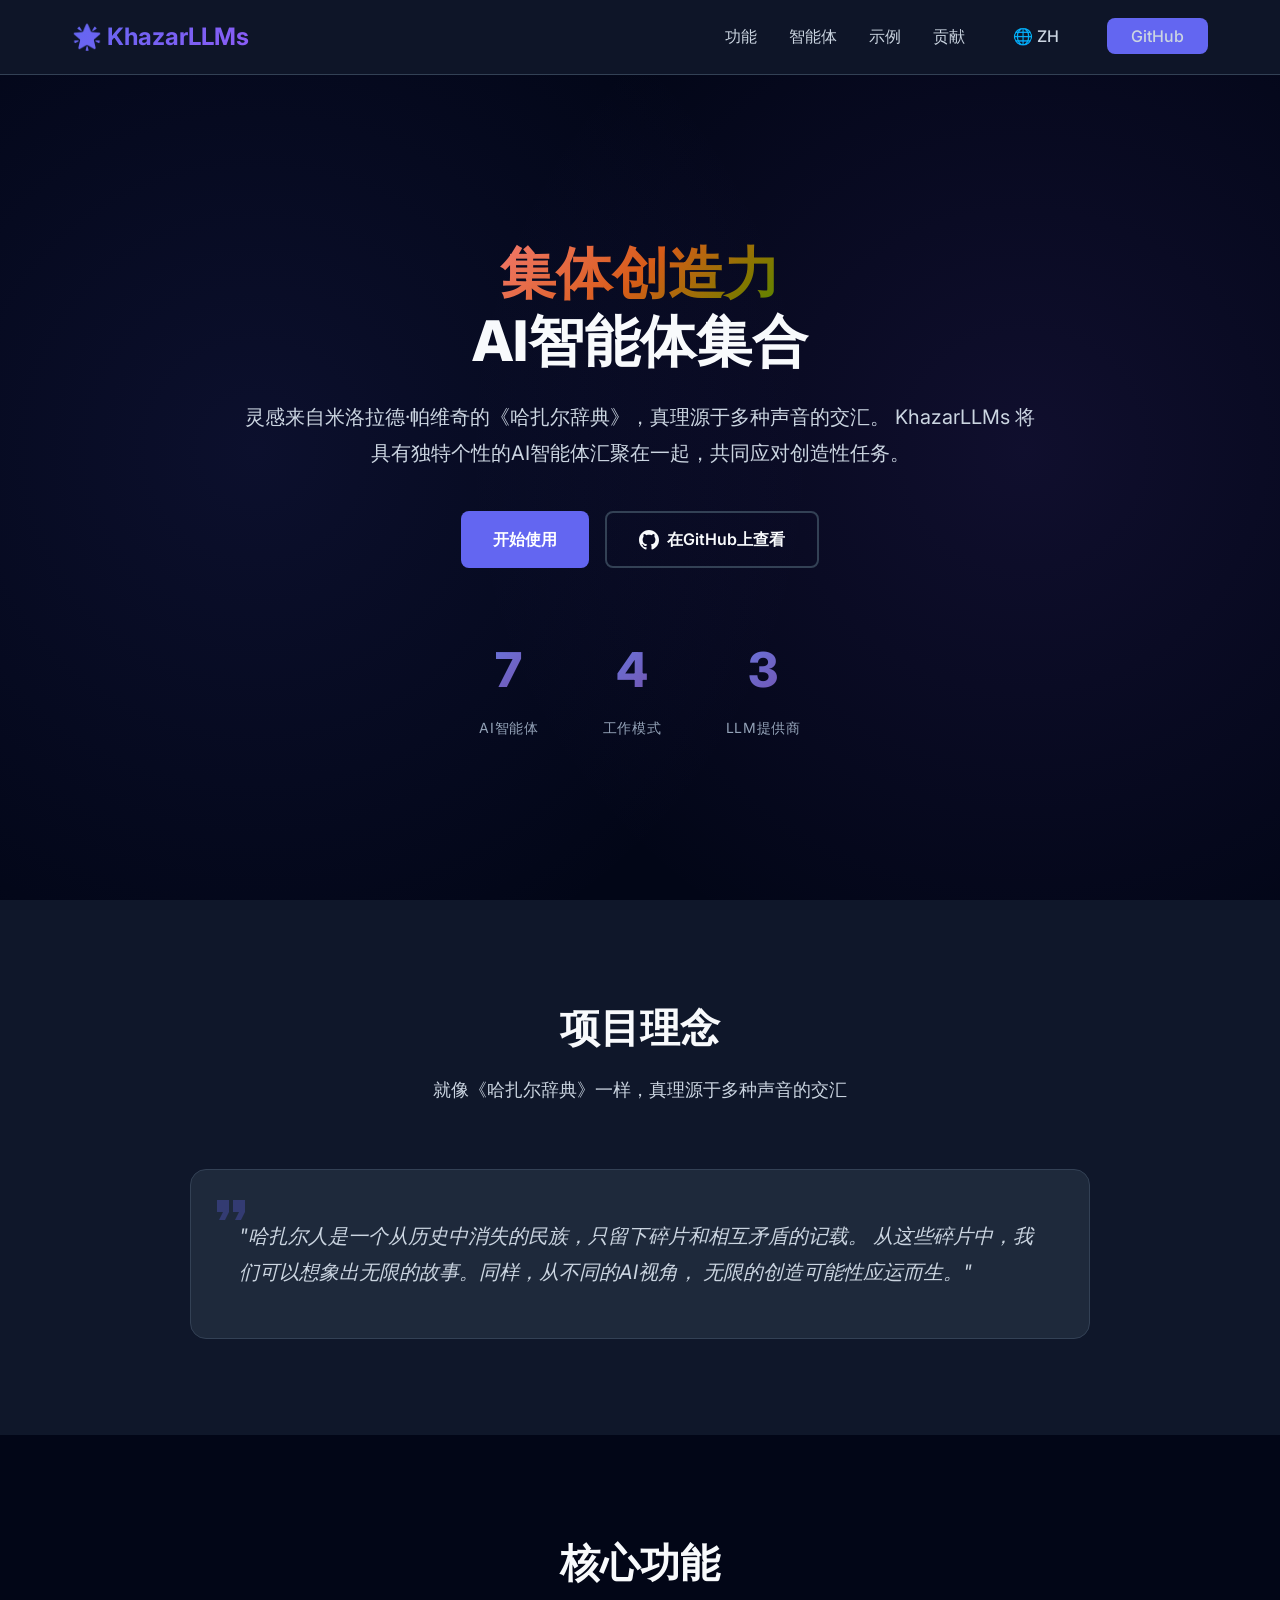
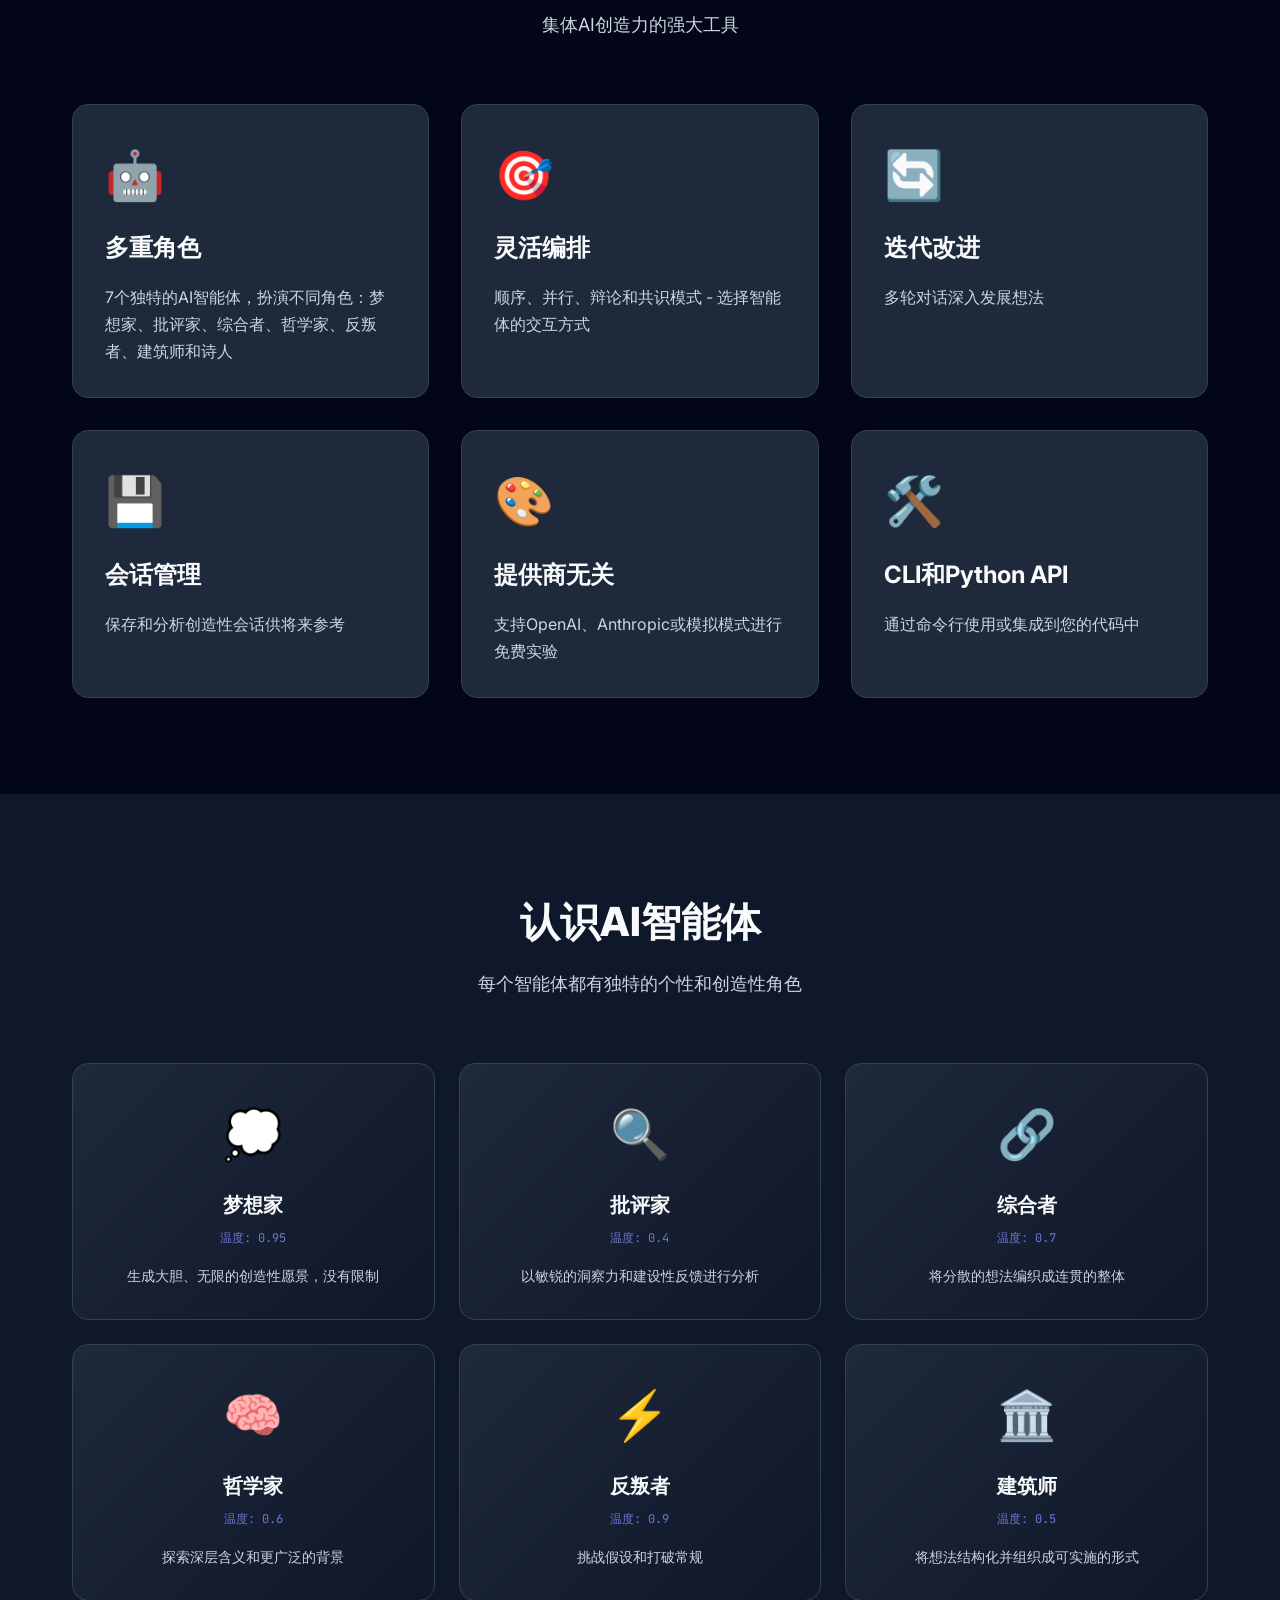
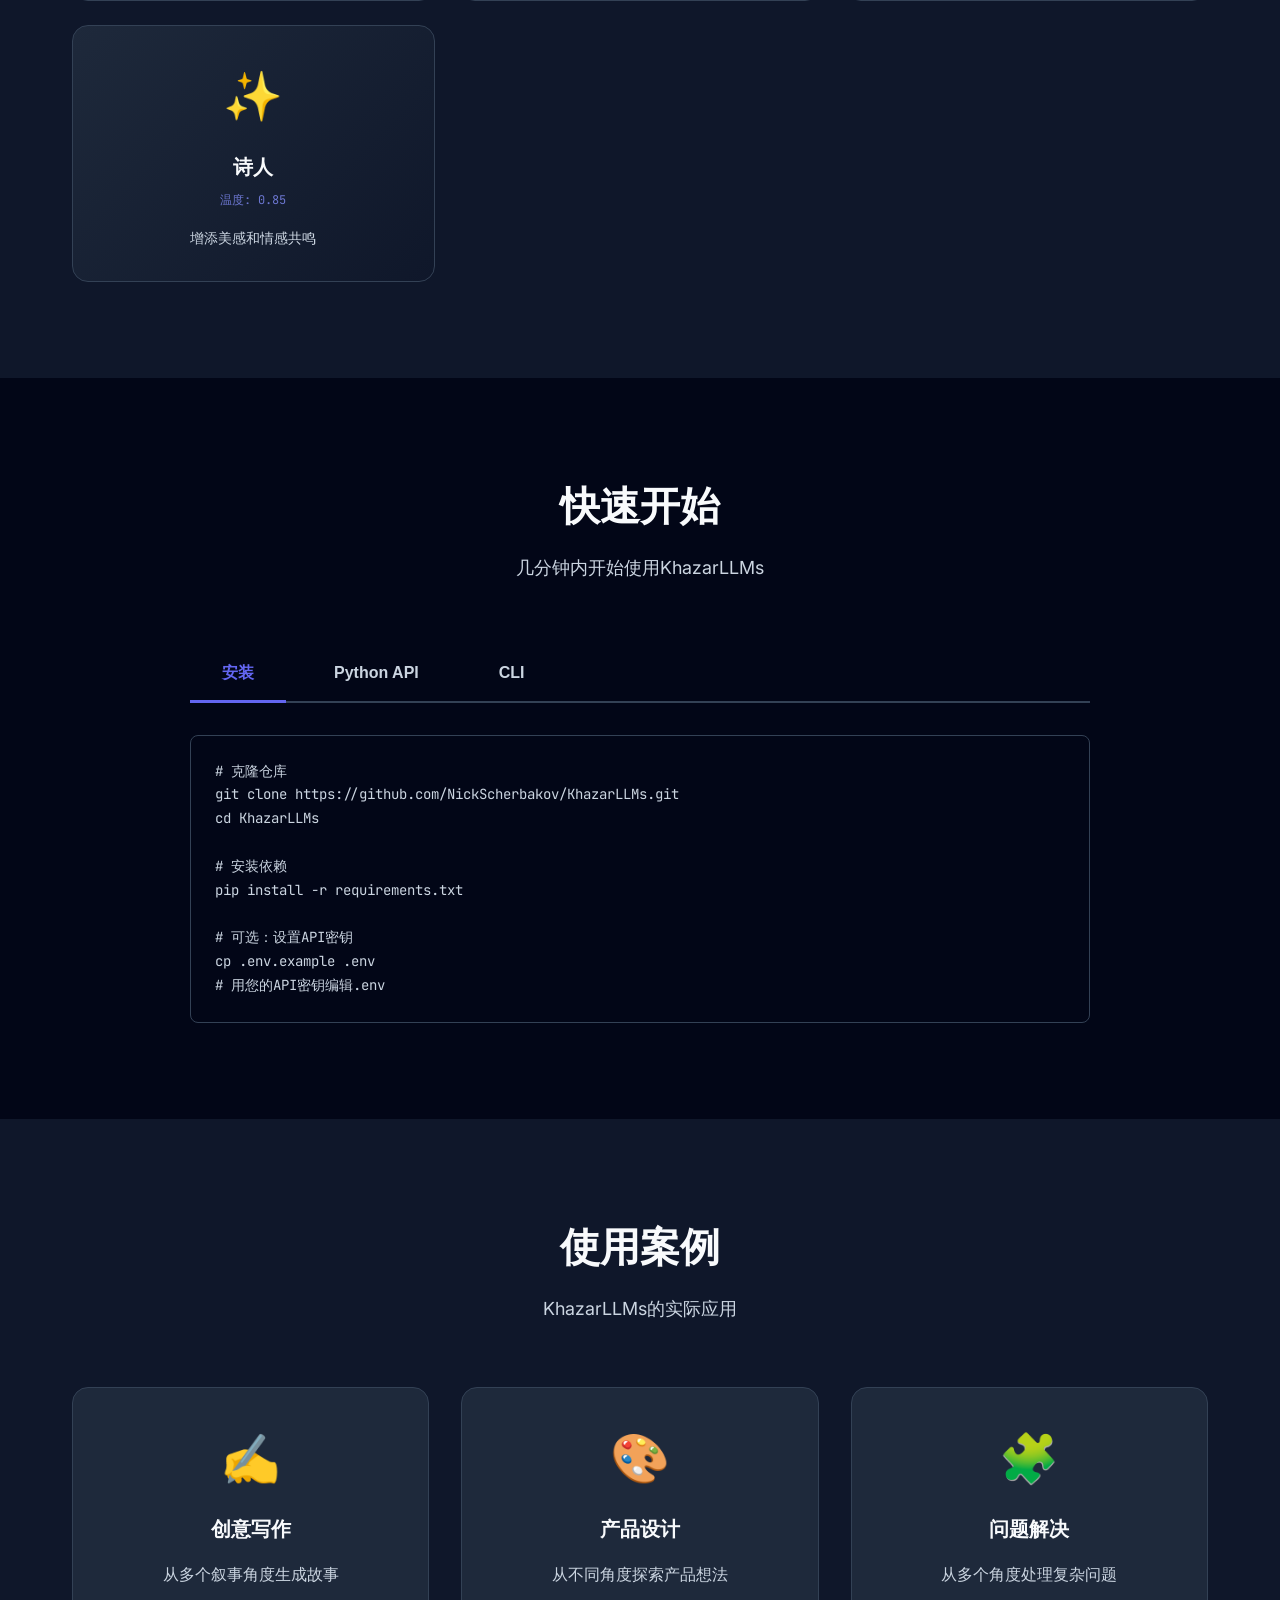
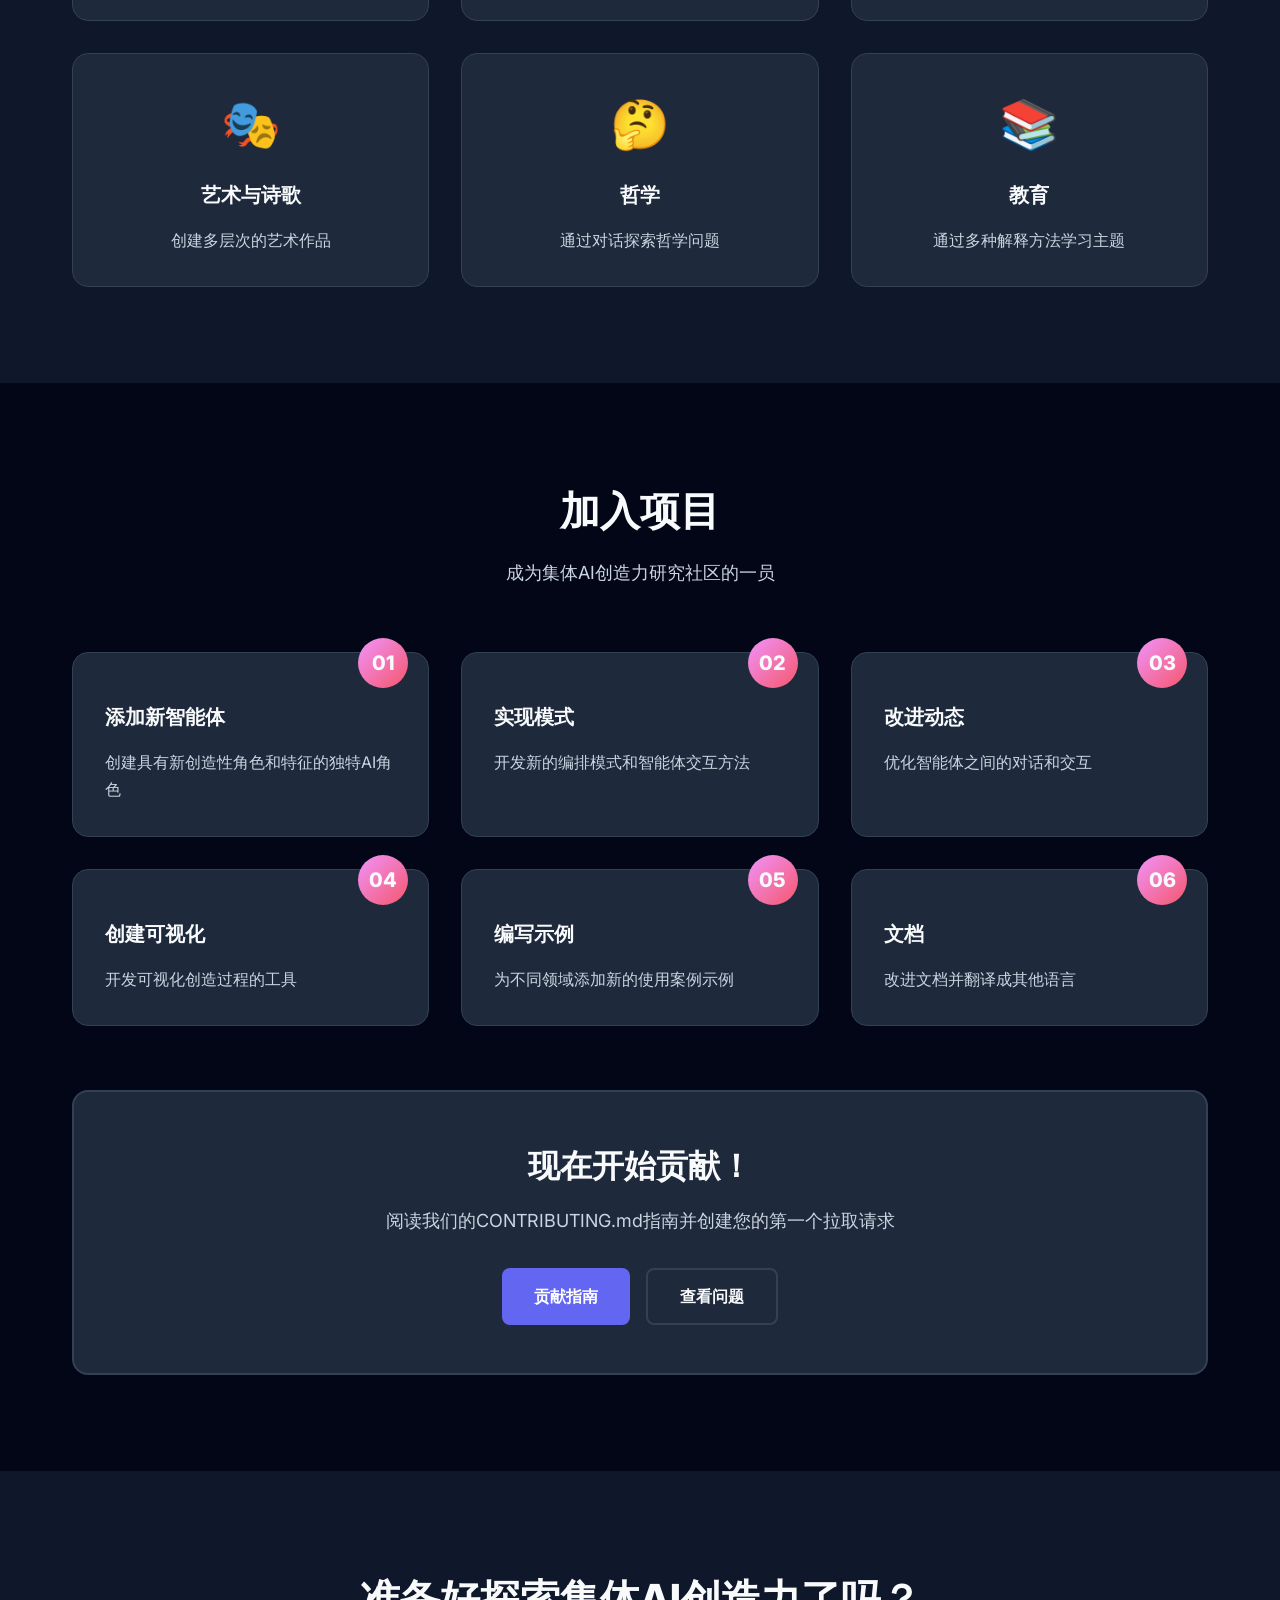
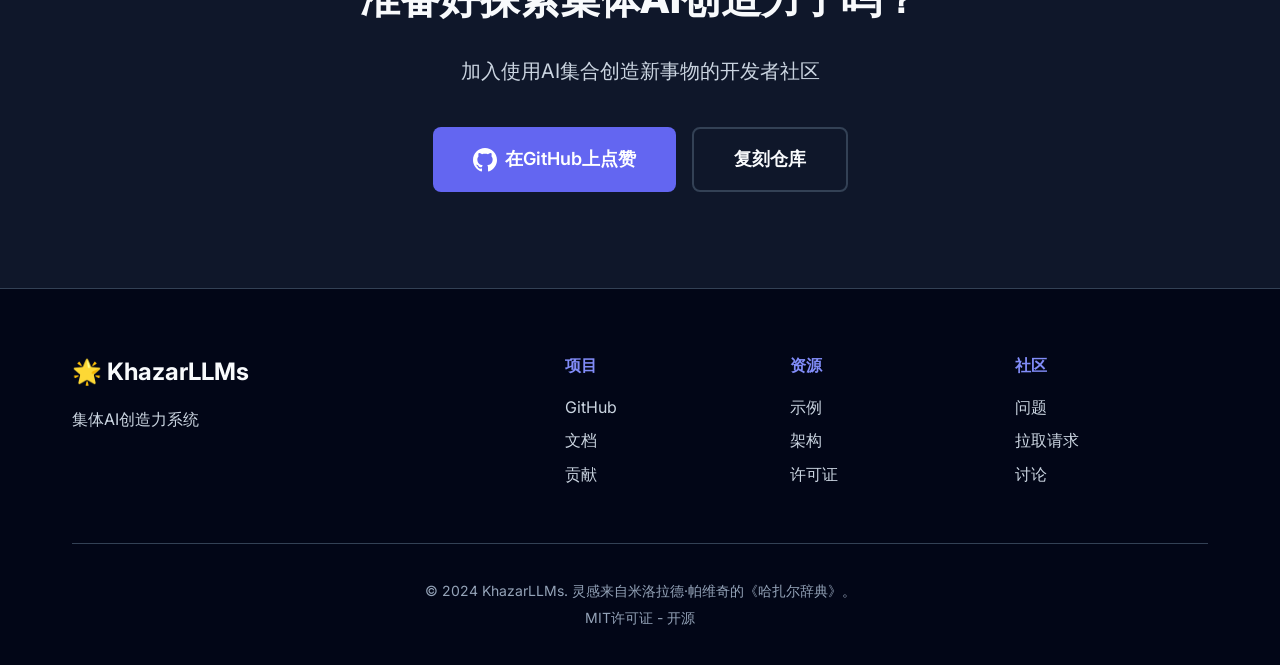
<file: docs/i18n/zh/index.html>
<!DOCTYPE html>
<html lang="zh">
<head>
    <meta charset="UTF-8">
    <meta name="viewport" content="width=device-width, initial-scale=1.0">
    <meta name="description" content="KhazarLLMs - 集体创造力管理的AI智能体系统。灵感来自米洛拉德·帕维奇的《哈扎尔辞典》">
    <meta name="keywords" content="AI, LLM, ensemble, creative AI, multi-agent system, OpenAI, Anthropic">
    <title>KhazarLLMs - 集体创造力的AI智能体集合</title>
    <link rel="stylesheet" href="styles.css">
    <link rel="preconnect" href="https://fonts.googleapis.com">
    <link rel="preconnect" href="https://fonts.gstatic.com" crossorigin>
    <link href="https://fonts.googleapis.com/css2?family=Inter:wght@300;400;500;600;700;800&family=JetBrains+Mono:wght@400;500;600&display=swap" rel="stylesheet">
</head>
<body>
    <!-- Navigation -->
    <nav class="navbar">
        <div class="container">
            <div class="nav-brand">
                <span class="logo">🌟 KhazarLLMs</span>
            </div>
            <ul class="nav-menu">
                <li><a href="#features">功能</a></li>
                <li><a href="#agents">智能体</a></li>
                <li><a href="#examples">示例</a></li>
                <li><a href="#contribute">贡献</a></li>
                <li class="language-selector">
                    <span class="current-lang">🌐 ZH</span>
                    <ul class="lang-dropdown">
                        <li><a href="../../index.html">English</a></li>
                        <li><a href="../ar/index.html">العربية</a></li>
                        <li><a href="index.html">中文</a></li>
                        <li><a href="../ru/index.html">Русский</a></li>
                    </ul>
                </li>
                <li><a href="https://github.com/NickScherbakov/KhazarLLMs" target="_blank" class="btn-github">GitHub</a></li>
            </ul>
            <div class="hamburger">
                <span></span>
                <span></span>
                <span></span>
            </div>
        </div>
    </nav>

    <!-- Hero Section -->
    <section class="hero">
        <div class="hero-background"></div>
        <div class="container">
            <div class="hero-content">
                <h1 class="hero-title">
                    <span class="gradient-text">集体创造力</span>
                    <br>AI智能体集合
                </h1>
                <p class="hero-subtitle">
                    灵感来自米洛拉德·帕维奇的《哈扎尔辞典》，真理源于多种声音的交汇。
                    KhazarLLMs 将具有独特个性的AI智能体汇聚在一起，共同应对创造性任务。
                </p>
                <div class="hero-buttons">
                    <a href="#quickstart" class="btn btn-primary">开始使用</a>
                    <a href="https://github.com/NickScherbakov/KhazarLLMs" target="_blank" class="btn btn-secondary">
                        <svg width="20" height="20" viewBox="0 0 24 24" fill="currentColor" aria-hidden="true">
                            <path d="M12 0c-6.626 0-12 5.373-12 12 0 5.302 3.438 9.8 8.207 11.387.599.111.793-.261.793-.577v-2.234c-3.338.726-4.033-1.416-4.033-1.416-.546-1.387-1.333-1.756-1.333-1.756-1.089-.745.083-.729.083-.729 1.205.084 1.839 1.237 1.839 1.237 1.07 1.834 2.807 1.304 3.492.997.107-.775.418-1.305.762-1.604-2.665-.305-5.467-1.334-5.467-5.931 0-1.311.469-2.381 1.236-3.221-.124-.303-.535-1.524.117-3.176 0 0 1.008-.322 3.301 1.23.957-.266 1.983-.399 3.003-.404 1.02.005 2.047.138 3.006.404 2.291-1.552 3.297-1.23 3.297-1.23.653 1.653.242 2.874.118 3.176.77.84 1.235 1.911 1.235 3.221 0 4.609-2.807 5.624-5.479 5.921.43.372.823 1.102.823 2.222v3.293c0 .319.192.694.801.576 4.765-1.589 8.199-6.086 8.199-11.386 0-6.627-5.373-12-12-12z"/>
                        </svg>
                        在GitHub上查看
                    </a>
                </div>
                <div class="hero-stats">
                    <div class="stat">
                        <div class="stat-value">7</div>
                        <div class="stat-label">AI智能体</div>
                    </div>
                    <div class="stat">
                        <div class="stat-value">4</div>
                        <div class="stat-label">工作模式</div>
                    </div>
                    <div class="stat">
                        <div class="stat-value">3</div>
                        <div class="stat-label">LLM提供商</div>
                    </div>
                </div>
            </div>
        </div>
    </section>

    <!-- Philosophy Section -->
    <section class="philosophy">
        <div class="container">
            <div class="section-header">
                <h2>项目理念</h2>
                <p>就像《哈扎尔辞典》一样，真理源于多种声音的交汇</p>
            </div>
            <div class="philosophy-content">
                <div class="philosophy-quote">
                    <svg class="quote-icon" width="48" height="48" viewBox="0 0 24 24" fill="none" aria-hidden="true">
                        <path d="M6 17h3l2-4V7H5v6h3zm8 0h3l2-4V7h-6v6h3z" fill="currentColor"/>
                    </svg>
                    <blockquote>
                        "哈扎尔人是一个从历史中消失的民族，只留下碎片和相互矛盾的记载。
                        从这些碎片中，我们可以想象出无限的故事。同样，从不同的AI视角，
                        无限的创造可能性应运而生。"
                    </blockquote>
                </div>
            </div>
        </div>
    </section>

    <!-- Features Section -->
    <section id="features" class="features">
        <div class="container">
            <div class="section-header">
                <h2>核心功能</h2>
                <p>集体AI创造力的强大工具</p>
            </div>
            <div class="features-grid">
                <div class="feature-card">
                    <div class="feature-icon">🤖</div>
                    <h3>多重角色</h3>
                    <p>7个独特的AI智能体，扮演不同角色：梦想家、批评家、综合者、哲学家、反叛者、建筑师和诗人</p>
                </div>
                <div class="feature-card">
                    <div class="feature-icon">🎯</div>
                    <h3>灵活编排</h3>
                    <p>顺序、并行、辩论和共识模式 - 选择智能体的交互方式</p>
                </div>
                <div class="feature-card">
                    <div class="feature-icon">🔄</div>
                    <h3>迭代改进</h3>
                    <p>多轮对话深入发展想法</p>
                </div>
                <div class="feature-card">
                    <div class="feature-icon">💾</div>
                    <h3>会话管理</h3>
                    <p>保存和分析创造性会话供将来参考</p>
                </div>
                <div class="feature-card">
                    <div class="feature-icon">🎨</div>
                    <h3>提供商无关</h3>
                    <p>支持OpenAI、Anthropic或模拟模式进行免费实验</p>
                </div>
                <div class="feature-card">
                    <div class="feature-icon">🛠️</div>
                    <h3>CLI和Python API</h3>
                    <p>通过命令行使用或集成到您的代码中</p>
                </div>
            </div>
        </div>
    </section>

    <!-- Agents Section -->
    <section id="agents" class="agents">
        <div class="container">
            <div class="section-header">
                <h2>认识AI智能体</h2>
                <p>每个智能体都有独特的个性和创造性角色</p>
            </div>
            <div class="agents-grid">
                <div class="agent-card">
                    <div class="agent-icon">💭</div>
                    <h3>梦想家</h3>
                    <div class="agent-temp">温度: 0.95</div>
                    <p>生成大胆、无限的创造性愿景，没有限制</p>
                </div>
                <div class="agent-card">
                    <div class="agent-icon">🔍</div>
                    <h3>批评家</h3>
                    <div class="agent-temp">温度: 0.4</div>
                    <p>以敏锐的洞察力和建设性反馈进行分析</p>
                </div>
                <div class="agent-card">
                    <div class="agent-icon">🔗</div>
                    <h3>综合者</h3>
                    <div class="agent-temp">温度: 0.7</div>
                    <p>将分散的想法编织成连贯的整体</p>
                </div>
                <div class="agent-card">
                    <div class="agent-icon">🧠</div>
                    <h3>哲学家</h3>
                    <div class="agent-temp">温度: 0.6</div>
                    <p>探索深层含义和更广泛的背景</p>
                </div>
                <div class="agent-card">
                    <div class="agent-icon">⚡</div>
                    <h3>反叛者</h3>
                    <div class="agent-temp">温度: 0.9</div>
                    <p>挑战假设和打破常规</p>
                </div>
                <div class="agent-card">
                    <div class="agent-icon">🏛️</div>
                    <h3>建筑师</h3>
                    <div class="agent-temp">温度: 0.5</div>
                    <p>将想法结构化并组织成可实施的形式</p>
                </div>
                <div class="agent-card">
                    <div class="agent-icon">✨</div>
                    <h3>诗人</h3>
                    <div class="agent-temp">温度: 0.85</div>
                    <p>增添美感和情感共鸣</p>
                </div>
            </div>
        </div>
    </section>

    <!-- Quick Start Section -->
    <section id="quickstart" class="quickstart">
        <div class="container">
            <div class="section-header">
                <h2>快速开始</h2>
                <p>几分钟内开始使用KhazarLLMs</p>
            </div>
            <div class="quickstart-content">
                <div class="code-tabs">
                    <button class="tab-btn active" data-tab="install">安装</button>
                    <button class="tab-btn" data-tab="python">Python API</button>
                    <button class="tab-btn" data-tab="cli">CLI</button>
                </div>
                <div class="tab-content active" id="install">
                    <pre><code># 克隆仓库
git clone https://github.com/NickScherbakov/KhazarLLMs.git
cd KhazarLLMs

# 安装依赖
pip install -r requirements.txt

# 可选：设置API密钥
cp .env.example .env
# 用您的API密钥编辑.env</code></pre>
                </div>
                <div class="tab-content" id="python">
                    <pre><code>import asyncio
from khazar_llms.agents.personas import DreamerAgent, CriticAgent, SynthesizerAgent
from khazar_llms.orchestration.ensemble import Ensemble
from khazar_llms.orchestration.session import CreativeSession

async def main():
    # 创建智能体
    agents = [
        DreamerAgent(provider="mock"),
        CriticAgent(provider="mock"),
        SynthesizerAgent(provider="mock"),
    ]
    
    # 创建集合
    ensemble = Ensemble(agents=agents, max_iterations=3)
    
    # 运行创造性会话
    session = CreativeSession(ensemble)
    results = await session.run("Design a new form of communication")
    
    # 查看结果
    for msg in results["conversation"]:
        print(f"{msg.sender}: {msg.content}")

asyncio.run(main())</code></pre>
                </div>
                <div class="tab-content" id="cli">
                    <pre><code># 获取帮助
python -m khazar_llms.cli info

# 列出可用的智能体
python -m khazar_llms.cli list-agents

# 运行创造性任务
python -m khazar_llms.cli create-task "Imagine a library that exists in multiple dimensions"

# 使用并行模式
python -m khazar_llms.cli --mode parallel --agents dreamer rebel poet create-task "Create a new musical instrument"</code></pre>
                </div>
            </div>
        </div>
    </section>

    <!-- Examples Section -->
    <section id="examples" class="examples">
        <div class="container">
            <div class="section-header">
                <h2>使用案例</h2>
                <p>KhazarLLMs的实际应用</p>
            </div>
            <div class="examples-grid">
                <div class="example-card">
                    <div class="example-icon">✍️</div>
                    <h3>创意写作</h3>
                    <p>从多个叙事角度生成故事</p>
                </div>
                <div class="example-card">
                    <div class="example-icon">🎨</div>
                    <h3>产品设计</h3>
                    <p>从不同角度探索产品想法</p>
                </div>
                <div class="example-card">
                    <div class="example-icon">🧩</div>
                    <h3>问题解决</h3>
                    <p>从多个角度处理复杂问题</p>
                </div>
                <div class="example-card">
                    <div class="example-icon">🎭</div>
                    <h3>艺术与诗歌</h3>
                    <p>创建多层次的艺术作品</p>
                </div>
                <div class="example-card">
                    <div class="example-icon">🤔</div>
                    <h3>哲学</h3>
                    <p>通过对话探索哲学问题</p>
                </div>
                <div class="example-card">
                    <div class="example-icon">📚</div>
                    <h3>教育</h3>
                    <p>通过多种解释方法学习主题</p>
                </div>
            </div>
        </div>
    </section>

    <!-- Contribute Section -->
    <section id="contribute" class="contribute">
        <div class="container">
            <div class="section-header">
                <h2>加入项目</h2>
                <p>成为集体AI创造力研究社区的一员</p>
            </div>
            <div class="contribute-content">
                <div class="contribute-grid">
                    <div class="contribute-card">
                        <div class="contribute-number">01</div>
                        <h3>添加新智能体</h3>
                        <p>创建具有新创造性角色和特征的独特AI角色</p>
                    </div>
                    <div class="contribute-card">
                        <div class="contribute-number">02</div>
                        <h3>实现模式</h3>
                        <p>开发新的编排模式和智能体交互方法</p>
                    </div>
                    <div class="contribute-card">
                        <div class="contribute-number">03</div>
                        <h3>改进动态</h3>
                        <p>优化智能体之间的对话和交互</p>
                    </div>
                    <div class="contribute-card">
                        <div class="contribute-number">04</div>
                        <h3>创建可视化</h3>
                        <p>开发可视化创造过程的工具</p>
                    </div>
                    <div class="contribute-card">
                        <div class="contribute-number">05</div>
                        <h3>编写示例</h3>
                        <p>为不同领域添加新的使用案例示例</p>
                    </div>
                    <div class="contribute-card">
                        <div class="contribute-number">06</div>
                        <h3>文档</h3>
                        <p>改进文档并翻译成其他语言</p>
                    </div>
                </div>
                <div class="contribute-cta">
                    <h3>现在开始贡献！</h3>
                    <p>阅读我们的CONTRIBUTING.md指南并创建您的第一个拉取请求</p>
                    <div class="contribute-buttons">
                        <a href="https://github.com/NickScherbakov/KhazarLLMs/blob/main/CONTRIBUTING.md" target="_blank" class="btn btn-primary">贡献指南</a>
                        <a href="https://github.com/NickScherbakov/KhazarLLMs/issues" target="_blank" class="btn btn-secondary">查看问题</a>
                    </div>
                </div>
            </div>
        </div>
    </section>

    <!-- CTA Section -->
    <section class="cta">
        <div class="container">
            <div class="cta-content">
                <h2>准备好探索集体AI创造力了吗？</h2>
                <p>加入使用AI集合创造新事物的开发者社区</p>
                <div class="cta-buttons">
                    <a href="https://github.com/NickScherbakov/KhazarLLMs" target="_blank" class="btn btn-primary btn-large">
                        <svg width="24" height="24" viewBox="0 0 24 24" fill="currentColor" aria-hidden="true">
                            <path d="M12 0c-6.626 0-12 5.373-12 12 0 5.302 3.438 9.8 8.207 11.387.599.111.793-.261.793-.577v-2.234c-3.338.726-4.033-1.416-4.033-1.416-.546-1.387-1.333-1.756-1.333-1.756-1.089-.745.083-.729.083-.729 1.205.084 1.839 1.237 1.839 1.237 1.07 1.834 2.807 1.304 3.492.997.107-.775.418-1.305.762-1.604-2.665-.305-5.467-1.334-5.467-5.931 0-1.311.469-2.381 1.236-3.221-.124-.303-.535-1.524.117-3.176 0 0 1.008-.322 3.301 1.23.957-.266 1.983-.399 3.003-.404 1.02.005 2.047.138 3.006.404 2.291-1.552 3.297-1.23 3.297-1.23.653 1.653.242 2.874.118 3.176.77.84 1.235 1.911 1.235 3.221 0 4.609-2.807 5.624-5.479 5.921.43.372.823 1.102.823 2.222v3.293c0 .319.192.694.801.576 4.765-1.589 8.199-6.086 8.199-11.386 0-6.627-5.373-12-12-12z"/>
                        </svg>
                        在GitHub上点赞
                    </a>
                    <a href="https://github.com/NickScherbakov/KhazarLLMs/fork" target="_blank" class="btn btn-secondary btn-large">复刻仓库</a>
                </div>
            </div>
        </div>
    </section>

    <!-- Footer -->
    <footer class="footer">
        <div class="container">
            <div class="footer-content">
                <div class="footer-brand">
                    <div class="logo">🌟 KhazarLLMs</div>
                    <p>集体AI创造力系统</p>
                </div>
                <div class="footer-links">
                    <div class="footer-column">
                        <h4>项目</h4>
                        <ul>
                            <li><a href="https://github.com/NickScherbakov/KhazarLLMs">GitHub</a></li>
                            <li><a href="https://github.com/NickScherbakov/KhazarLLMs/blob/main/README.md">文档</a></li>
                            <li><a href="https://github.com/NickScherbakov/KhazarLLMs/blob/main/CONTRIBUTING.md">贡献</a></li>
                        </ul>
                    </div>
                    <div class="footer-column">
                        <h4>资源</h4>
                        <ul>
                            <li><a href="https://github.com/NickScherbakov/KhazarLLMs/tree/main/examples">示例</a></li>
                            <li><a href="https://github.com/NickScherbakov/KhazarLLMs/tree/main/docs">架构</a></li>
                            <li><a href="https://github.com/NickScherbakov/KhazarLLMs/blob/main/LICENSE">许可证</a></li>
                        </ul>
                    </div>
                    <div class="footer-column">
                        <h4>社区</h4>
                        <ul>
                            <li><a href="https://github.com/NickScherbakov/KhazarLLMs/issues">问题</a></li>
                            <li><a href="https://github.com/NickScherbakov/KhazarLLMs/pulls">拉取请求</a></li>
                            <li><a href="https://github.com/NickScherbakov/KhazarLLMs/discussions">讨论</a></li>
                        </ul>
                    </div>
                </div>
            </div>
            <div class="footer-bottom">
                <p>&copy; 2024 KhazarLLMs. 灵感来自米洛拉德·帕维奇的《哈扎尔辞典》。</p>
                <p>MIT许可证 - 开源</p>
            </div>
        </div>
    </footer>

    <script src="script.js"></script>
</body>
</html>
</file>
<file: docs/styles.css>
/* Reset and Base Styles */
* {
    margin: 0;
    padding: 0;
    box-sizing: border-box;
}

:root {
    --primary-color: #6366f1;
    --primary-dark: #4f46e5;
    --primary-light: #818cf8;
    --secondary-color: #8b5cf6;
    --accent-color: #ec4899;
    --bg-dark: #0f172a;
    --bg-darker: #020617;
    --bg-light: #1e293b;
    --text-primary: #f8fafc;
    --text-secondary: #cbd5e1;
    --text-muted: #94a3b8;
    --border-color: #334155;
    --success-color: #10b981;
    --gradient-1: linear-gradient(135deg, #667eea 0%, #764ba2 100%);
    --gradient-2: linear-gradient(135deg, #f093fb 0%, #f5576c 100%);
    --gradient-3: linear-gradient(135deg, #4facfe 0%, #00f2fe 100%);
}

body {
    font-family: 'Inter', -apple-system, BlinkMacSystemFont, 'Segoe UI', Roboto, sans-serif;
    background-color: var(--bg-darker);
    color: var(--text-primary);
    line-height: 1.6;
    overflow-x: hidden;
}

.container {
    max-width: 1200px;
    margin: 0 auto;
    padding: 0 2rem;
}

/* Navigation */
.navbar {
    position: fixed;
    top: 0;
    left: 0;
    right: 0;
    background: rgba(15, 23, 42, 0.95);
    background: var(--bg-dark);
    backdrop-filter: blur(10px);
    -webkit-backdrop-filter: blur(10px);
    border-bottom: 1px solid var(--border-color);
    padding: 1rem 0;
    z-index: 1000;
}

@supports (backdrop-filter: blur(10px)) or (-webkit-backdrop-filter: blur(10px)) {
    .navbar {
        background: rgba(15, 23, 42, 0.95);
    }
}

.navbar .container {
    display: flex;
    justify-content: space-between;
    align-items: center;
}

.nav-brand .logo {
    font-size: 1.5rem;
    font-weight: 700;
    background: linear-gradient(135deg, var(--primary-color), var(--secondary-color));
    -webkit-background-clip: text;
    -webkit-text-fill-color: transparent;
    background-clip: text;
}

.nav-menu {
    display: flex;
    gap: 2rem;
    list-style: none;
    align-items: center;
}

.nav-menu a {
    color: var(--text-secondary);
    text-decoration: none;
    font-weight: 500;
    transition: color 0.3s;
}

.nav-menu a:hover {
    color: var(--primary-light);
}

.btn-github {
    background: var(--primary-color);
    color: white;
    padding: 0.5rem 1.5rem;
    border-radius: 0.5rem;
    transition: all 0.3s;
}

.btn-github:hover {
    background: var(--primary-dark);
    transform: translateY(-2px);
}

.hamburger {
    display: none;
    flex-direction: column;
    cursor: pointer;
    gap: 0.25rem;
}

.hamburger span {
    width: 25px;
    height: 3px;
    background: var(--text-primary);
    border-radius: 3px;
    transition: all 0.3s;
}

/* Hero Section */
.hero {
    position: relative;
    min-height: 100vh;
    display: flex;
    align-items: center;
    padding-top: 80px;
    overflow: hidden;
}

.hero-background {
    position: absolute;
    top: 0;
    left: 0;
    right: 0;
    bottom: 0;
    background: radial-gradient(circle at 20% 50%, rgba(99, 102, 241, 0.1) 0%, transparent 50%),
                radial-gradient(circle at 80% 50%, rgba(139, 92, 246, 0.1) 0%, transparent 50%);
    z-index: -1;
}

.hero-content {
    text-align: center;
    animation: fadeInUp 1s ease-out;
}

.hero-title {
    font-size: 3.5rem;
    font-weight: 800;
    line-height: 1.2;
    margin-bottom: 1.5rem;
}

.gradient-text {
    background: linear-gradient(135deg, var(--primary-light), var(--secondary-color), var(--accent-color));
    -webkit-background-clip: text;
    -webkit-text-fill-color: transparent;
    background-clip: text;
}

.hero-subtitle {
    font-size: 1.25rem;
    color: var(--text-secondary);
    max-width: 800px;
    margin: 0 auto 2.5rem;
    line-height: 1.8;
}

.hero-buttons {
    display: flex;
    gap: 1rem;
    justify-content: center;
    margin-bottom: 4rem;
}

.btn {
    display: inline-flex;
    align-items: center;
    gap: 0.5rem;
    padding: 0.875rem 2rem;
    border-radius: 0.5rem;
    font-weight: 600;
    text-decoration: none;
    transition: all 0.3s;
    cursor: pointer;
    border: none;
    font-size: 1rem;
}

.btn-primary {
    background: var(--primary-color);
    color: white;
}

.btn-primary:hover {
    background: var(--primary-dark);
    transform: translateY(-2px);
    box-shadow: 0 10px 40px rgba(99, 102, 241, 0.3);
}

.btn-secondary {
    background: transparent;
    color: var(--text-primary);
    border: 2px solid var(--border-color);
}

.btn-secondary:hover {
    border-color: var(--primary-color);
    background: rgba(99, 102, 241, 0.1);
    transform: translateY(-2px);
}

.btn-large {
    padding: 1rem 2.5rem;
    font-size: 1.125rem;
}

.hero-stats {
    display: flex;
    justify-content: center;
    gap: 4rem;
    margin-top: 4rem;
}

.stat {
    text-align: center;
}

.stat-value {
    font-size: 3rem;
    font-weight: 800;
    background: var(--gradient-1);
    -webkit-background-clip: text;
    -webkit-text-fill-color: transparent;
    background-clip: text;
}

.stat-label {
    color: var(--text-muted);
    font-size: 0.875rem;
    text-transform: uppercase;
    letter-spacing: 0.05em;
    margin-top: 0.5rem;
}

/* Philosophy Section */
.philosophy {
    padding: 6rem 0;
    background: var(--bg-dark);
}

.section-header {
    text-align: center;
    margin-bottom: 4rem;
}

.section-header h2 {
    font-size: 2.5rem;
    font-weight: 800;
    margin-bottom: 1rem;
}

.section-header p {
    font-size: 1.125rem;
    color: var(--text-secondary);
}

.philosophy-quote {
    max-width: 900px;
    margin: 0 auto;
    position: relative;
    padding: 3rem;
    background: var(--bg-light);
    border-radius: 1rem;
    border: 1px solid var(--border-color);
}

.quote-icon {
    color: var(--primary-color);
    opacity: 0.3;
    position: absolute;
    top: 1rem;
    left: 1rem;
}

blockquote {
    font-size: 1.25rem;
    line-height: 1.8;
    font-style: italic;
    color: var(--text-secondary);
}

/* Features Section */
.features {
    padding: 6rem 0;
}

.features-grid {
    display: grid;
    grid-template-columns: repeat(auto-fit, minmax(300px, 1fr));
    gap: 2rem;
}

.feature-card {
    background: var(--bg-light);
    padding: 2rem;
    border-radius: 1rem;
    border: 1px solid var(--border-color);
    transition: all 0.3s;
}

.feature-card:hover {
    transform: translateY(-5px);
    border-color: var(--primary-color);
    box-shadow: 0 20px 40px rgba(0, 0, 0, 0.3);
}

.feature-icon {
    font-size: 3rem;
    margin-bottom: 1rem;
}

.feature-card h3 {
    font-size: 1.5rem;
    margin-bottom: 1rem;
    color: var(--text-primary);
}

.feature-card p {
    color: var(--text-secondary);
    line-height: 1.7;
}

/* Agents Section */
.agents {
    padding: 6rem 0;
    background: var(--bg-dark);
}

.agents-grid {
    display: grid;
    grid-template-columns: repeat(auto-fit, minmax(280px, 1fr));
    gap: 1.5rem;
}

.agent-card {
    background: linear-gradient(135deg, var(--bg-light) 0%, var(--bg-dark) 100%);
    padding: 2rem;
    border-radius: 1rem;
    border: 1px solid var(--border-color);
    text-align: center;
    transition: all 0.3s;
    position: relative;
    overflow: hidden;
}

.agent-card::before {
    content: '';
    position: absolute;
    top: 0;
    left: 0;
    right: 0;
    height: 4px;
    background: var(--gradient-1);
    opacity: 0;
    transition: opacity 0.3s;
}

.agent-card:hover::before {
    opacity: 1;
}

.agent-card:hover {
    transform: translateY(-5px);
    box-shadow: 0 20px 40px rgba(99, 102, 241, 0.2);
}

.agent-icon {
    font-size: 3rem;
    margin-bottom: 1rem;
}

.agent-card h3 {
    font-size: 1.25rem;
    margin-bottom: 0.5rem;
}

.agent-temp {
    font-size: 0.75rem;
    color: var(--primary-light);
    font-family: 'JetBrains Mono', monospace;
    margin-bottom: 1rem;
    opacity: 0.8;
}

.agent-card p {
    color: var(--text-secondary);
    font-size: 0.9rem;
    line-height: 1.6;
}

/* Quick Start Section */
.quickstart {
    padding: 6rem 0;
}

.quickstart-content {
    max-width: 900px;
    margin: 0 auto;
}

.code-tabs {
    display: flex;
    gap: 1rem;
    margin-bottom: 2rem;
    border-bottom: 2px solid var(--border-color);
}

.tab-btn {
    background: none;
    border: none;
    color: var(--text-secondary);
    padding: 1rem 2rem;
    font-size: 1rem;
    font-weight: 600;
    cursor: pointer;
    transition: all 0.3s;
    border-bottom: 3px solid transparent;
    margin-bottom: -2px;
}

.tab-btn:hover {
    color: var(--primary-light);
}

.tab-btn.active {
    color: var(--primary-color);
    border-bottom-color: var(--primary-color);
}

.tab-content {
    display: none;
    animation: fadeIn 0.3s;
}

.tab-content.active {
    display: block;
}

pre {
    background: var(--bg-darker);
    border: 1px solid var(--border-color);
    border-radius: 0.5rem;
    padding: 1.5rem;
    overflow-x: auto;
}

code {
    font-family: 'JetBrains Mono', monospace;
    font-size: 0.875rem;
    line-height: 1.7;
    color: var(--text-secondary);
}

/* Examples Section */
.examples {
    padding: 6rem 0;
    background: var(--bg-dark);
}

.examples-grid {
    display: grid;
    grid-template-columns: repeat(auto-fit, minmax(300px, 1fr));
    gap: 2rem;
}

.example-card {
    background: var(--bg-light);
    padding: 2rem;
    border-radius: 1rem;
    border: 1px solid var(--border-color);
    text-align: center;
    transition: all 0.3s;
}

.example-card:hover {
    transform: translateY(-5px);
    border-color: var(--secondary-color);
    box-shadow: 0 20px 40px rgba(139, 92, 246, 0.2);
}

.example-icon {
    font-size: 3rem;
    margin-bottom: 1rem;
}

.example-card h3 {
    font-size: 1.25rem;
    margin-bottom: 1rem;
}

.example-card p {
    color: var(--text-secondary);
    line-height: 1.7;
}

/* Contribute Section */
.contribute {
    padding: 6rem 0;
}

.contribute-grid {
    display: grid;
    grid-template-columns: repeat(auto-fit, minmax(300px, 1fr));
    gap: 2rem;
    margin-bottom: 4rem;
}

.contribute-card {
    background: var(--bg-light);
    padding: 2rem;
    border-radius: 1rem;
    border: 1px solid var(--border-color);
    position: relative;
    transition: all 0.3s;
}

.contribute-card:hover {
    transform: translateY(-5px);
    border-color: var(--accent-color);
}

.contribute-number {
    position: absolute;
    top: -15px;
    right: 20px;
    background: var(--gradient-2);
    width: 50px;
    height: 50px;
    border-radius: 50%;
    display: flex;
    align-items: center;
    justify-content: center;
    font-weight: 800;
    font-size: 1.25rem;
}

.contribute-card h3 {
    font-size: 1.25rem;
    margin-bottom: 1rem;
    margin-top: 1rem;
}

.contribute-card p {
    color: var(--text-secondary);
    line-height: 1.7;
}

.contribute-cta {
    text-align: center;
    background: var(--bg-light);
    padding: 3rem;
    border-radius: 1rem;
    border: 2px solid var(--border-color);
}

.contribute-cta h3 {
    font-size: 2rem;
    margin-bottom: 1rem;
}

.contribute-cta p {
    color: var(--text-secondary);
    font-size: 1.125rem;
    margin-bottom: 2rem;
}

.contribute-buttons {
    display: flex;
    gap: 1rem;
    justify-content: center;
}

/* CTA Section */
.cta {
    padding: 6rem 0;
    background: var(--bg-dark);
}

.cta-content {
    text-align: center;
    max-width: 800px;
    margin: 0 auto;
}

.cta-content h2 {
    font-size: 2.5rem;
    font-weight: 800;
    margin-bottom: 1.5rem;
}

.cta-content p {
    font-size: 1.25rem;
    color: var(--text-secondary);
    margin-bottom: 2.5rem;
}

.cta-buttons {
    display: flex;
    gap: 1rem;
    justify-content: center;
}

/* Footer */
.footer {
    background: var(--bg-darker);
    border-top: 1px solid var(--border-color);
    padding: 4rem 0 2rem;
}

.footer-content {
    display: grid;
    grid-template-columns: 2fr 3fr;
    gap: 4rem;
    margin-bottom: 3rem;
}

.footer-brand .logo {
    font-size: 1.5rem;
    font-weight: 700;
    margin-bottom: 1rem;
}

.footer-brand p {
    color: var(--text-secondary);
}

.footer-links {
    display: grid;
    grid-template-columns: repeat(3, 1fr);
    gap: 2rem;
}

.footer-column h4 {
    font-size: 1rem;
    font-weight: 600;
    margin-bottom: 1rem;
    color: var(--primary-light);
}

.footer-column ul {
    list-style: none;
}

.footer-column ul li {
    margin-bottom: 0.5rem;
}

.footer-column a {
    color: var(--text-secondary);
    text-decoration: none;
    transition: color 0.3s;
}

.footer-column a:hover {
    color: var(--primary-color);
}

.footer-bottom {
    text-align: center;
    padding-top: 2rem;
    border-top: 1px solid var(--border-color);
    color: var(--text-muted);
    font-size: 0.875rem;
}

.footer-bottom p {
    margin: 0.25rem 0;
}

/* Animations */
@keyframes fadeInUp {
    from {
        opacity: 0;
        transform: translateY(30px);
    }
    to {
        opacity: 1;
        transform: translateY(0);
    }
}

@keyframes fadeIn {
    from {
        opacity: 0;
    }
    to {
        opacity: 1;
    }
}

/* Responsive Design */
@media (max-width: 768px) {
    .hamburger {
        display: flex;
    }

    .nav-menu {
        position: absolute;
        top: 100%;
        left: 0;
        right: 0;
        background: var(--bg-dark);
        flex-direction: column;
        padding: 2rem;
        gap: 1rem;
        transform: translateY(-100%);
        opacity: 0;
        pointer-events: none;
        transition: all 0.3s;
    }

    .nav-menu.active {
        transform: translateY(0);
        opacity: 1;
        pointer-events: all;
    }

    .hero-title {
        font-size: 2.5rem;
    }

    .hero-subtitle {
        font-size: 1.125rem;
    }

    .hero-buttons {
        flex-direction: column;
        align-items: center;
    }

    .hero-stats {
        flex-direction: column;
        gap: 2rem;
    }

    .section-header h2 {
        font-size: 2rem;
    }

    .features-grid,
    .agents-grid,
    .examples-grid,
    .contribute-grid {
        grid-template-columns: 1fr;
    }

    .footer-content {
        grid-template-columns: 1fr;
        gap: 2rem;
    }

    .footer-links {
        grid-template-columns: 1fr;
    }

    .code-tabs {
        flex-direction: column;
        gap: 0;
    }

    .tab-btn {
        border-left: 3px solid transparent;
        border-bottom: none;
        text-align: left;
    }

    .tab-btn.active {
        border-left-color: var(--primary-color);
        border-bottom-color: transparent;
    }

    .contribute-buttons,
    .cta-buttons {
        flex-direction: column;
        align-items: center;
    }
}

@media (max-width: 480px) {
    .container {
        padding: 0 1rem;
    }

    .hero-title {
        font-size: 2rem;
    }

    .stat-value {
        font-size: 2.5rem;
    }

    .cta-content h2 {
        font-size: 2rem;
    }
}
</file>
<file: landing/styles.css>
/* Reset and Base Styles */
* {
    margin: 0;
    padding: 0;
    box-sizing: border-box;
}

:root {
    --primary-color: #6366f1;
    --primary-dark: #4f46e5;
    --primary-light: #818cf8;
    --secondary-color: #8b5cf6;
    --accent-color: #ec4899;
    --bg-dark: #0f172a;
    --bg-darker: #020617;
    --bg-light: #1e293b;
    --text-primary: #f8fafc;
    --text-secondary: #cbd5e1;
    --text-muted: #94a3b8;
    --border-color: #334155;
    --success-color: #10b981;
    --gradient-1: linear-gradient(135deg, #667eea 0%, #764ba2 100%);
    --gradient-2: linear-gradient(135deg, #f093fb 0%, #f5576c 100%);
    --gradient-3: linear-gradient(135deg, #4facfe 0%, #00f2fe 100%);
}

body {
    font-family: 'Inter', -apple-system, BlinkMacSystemFont, 'Segoe UI', Roboto, sans-serif;
    background-color: var(--bg-darker);
    color: var(--text-primary);
    line-height: 1.6;
    overflow-x: hidden;
}

.container {
    max-width: 1200px;
    margin: 0 auto;
    padding: 0 2rem;
}

/* Navigation */
.navbar {
    position: fixed;
    top: 0;
    left: 0;
    right: 0;
    background: rgba(15, 23, 42, 0.95);
    background: var(--bg-dark);
    backdrop-filter: blur(10px);
    -webkit-backdrop-filter: blur(10px);
    border-bottom: 1px solid var(--border-color);
    padding: 1rem 0;
    z-index: 1000;
}

@supports (backdrop-filter: blur(10px)) or (-webkit-backdrop-filter: blur(10px)) {
    .navbar {
        background: rgba(15, 23, 42, 0.95);
    }
}

.navbar .container {
    display: flex;
    justify-content: space-between;
    align-items: center;
}

.nav-brand .logo {
    font-size: 1.5rem;
    font-weight: 700;
    background: linear-gradient(135deg, var(--primary-color), var(--secondary-color));
    -webkit-background-clip: text;
    -webkit-text-fill-color: transparent;
    background-clip: text;
}

.nav-menu {
    display: flex;
    gap: 2rem;
    list-style: none;
    align-items: center;
}

.nav-menu a {
    color: var(--text-secondary);
    text-decoration: none;
    font-weight: 500;
    transition: color 0.3s;
}

.nav-menu a:hover {
    color: var(--primary-light);
}

.btn-github {
    background: var(--primary-color);
    color: white;
    padding: 0.5rem 1.5rem;
    border-radius: 0.5rem;
    transition: all 0.3s;
}

.btn-github:hover {
    background: var(--primary-dark);
    transform: translateY(-2px);
}

.hamburger {
    display: none;
    flex-direction: column;
    cursor: pointer;
    gap: 0.25rem;
}

.hamburger span {
    width: 25px;
    height: 3px;
    background: var(--text-primary);
    border-radius: 3px;
    transition: all 0.3s;
}

/* Hero Section */
.hero {
    position: relative;
    min-height: 100vh;
    display: flex;
    align-items: center;
    padding-top: 80px;
    overflow: hidden;
}

.hero-background {
    position: absolute;
    top: 0;
    left: 0;
    right: 0;
    bottom: 0;
    background: radial-gradient(circle at 20% 50%, rgba(99, 102, 241, 0.1) 0%, transparent 50%),
                radial-gradient(circle at 80% 50%, rgba(139, 92, 246, 0.1) 0%, transparent 50%);
    z-index: -1;
}

.hero-content {
    text-align: center;
    animation: fadeInUp 1s ease-out;
}

.hero-title {
    font-size: 3.5rem;
    font-weight: 800;
    line-height: 1.2;
    margin-bottom: 1.5rem;
}

.gradient-text {
    background: linear-gradient(135deg, var(--primary-light), var(--secondary-color), var(--accent-color));
    -webkit-background-clip: text;
    -webkit-text-fill-color: transparent;
    background-clip: text;
}

.hero-subtitle {
    font-size: 1.25rem;
    color: var(--text-secondary);
    max-width: 800px;
    margin: 0 auto 2.5rem;
    line-height: 1.8;
}

.hero-buttons {
    display: flex;
    gap: 1rem;
    justify-content: center;
    margin-bottom: 4rem;
}

.btn {
    display: inline-flex;
    align-items: center;
    gap: 0.5rem;
    padding: 0.875rem 2rem;
    border-radius: 0.5rem;
    font-weight: 600;
    text-decoration: none;
    transition: all 0.3s;
    cursor: pointer;
    border: none;
    font-size: 1rem;
}

.btn-primary {
    background: var(--primary-color);
    color: white;
}

.btn-primary:hover {
    background: var(--primary-dark);
    transform: translateY(-2px);
    box-shadow: 0 10px 40px rgba(99, 102, 241, 0.3);
}

.btn-secondary {
    background: transparent;
    color: var(--text-primary);
    border: 2px solid var(--border-color);
}

.btn-secondary:hover {
    border-color: var(--primary-color);
    background: rgba(99, 102, 241, 0.1);
    transform: translateY(-2px);
}

.btn-large {
    padding: 1rem 2.5rem;
    font-size: 1.125rem;
}

.hero-stats {
    display: flex;
    justify-content: center;
    gap: 4rem;
    margin-top: 4rem;
}

.stat {
    text-align: center;
}

.stat-value {
    font-size: 3rem;
    font-weight: 800;
    background: var(--gradient-1);
    -webkit-background-clip: text;
    -webkit-text-fill-color: transparent;
    background-clip: text;
}

.stat-label {
    color: var(--text-muted);
    font-size: 0.875rem;
    text-transform: uppercase;
    letter-spacing: 0.05em;
    margin-top: 0.5rem;
}

/* Philosophy Section */
.philosophy {
    padding: 6rem 0;
    background: var(--bg-dark);
}

.section-header {
    text-align: center;
    margin-bottom: 4rem;
}

.section-header h2 {
    font-size: 2.5rem;
    font-weight: 800;
    margin-bottom: 1rem;
}

.section-header p {
    font-size: 1.125rem;
    color: var(--text-secondary);
}

.philosophy-quote {
    max-width: 900px;
    margin: 0 auto;
    position: relative;
    padding: 3rem;
    background: var(--bg-light);
    border-radius: 1rem;
    border: 1px solid var(--border-color);
}

.quote-icon {
    color: var(--primary-color);
    opacity: 0.3;
    position: absolute;
    top: 1rem;
    left: 1rem;
}

blockquote {
    font-size: 1.25rem;
    line-height: 1.8;
    font-style: italic;
    color: var(--text-secondary);
}

/* Features Section */
.features {
    padding: 6rem 0;
}

.features-grid {
    display: grid;
    grid-template-columns: repeat(auto-fit, minmax(300px, 1fr));
    gap: 2rem;
}

.feature-card {
    background: var(--bg-light);
    padding: 2rem;
    border-radius: 1rem;
    border: 1px solid var(--border-color);
    transition: all 0.3s;
}

.feature-card:hover {
    transform: translateY(-5px);
    border-color: var(--primary-color);
    box-shadow: 0 20px 40px rgba(0, 0, 0, 0.3);
}

.feature-icon {
    font-size: 3rem;
    margin-bottom: 1rem;
}

.feature-card h3 {
    font-size: 1.5rem;
    margin-bottom: 1rem;
    color: var(--text-primary);
}

.feature-card p {
    color: var(--text-secondary);
    line-height: 1.7;
}

/* Agents Section */
.agents {
    padding: 6rem 0;
    background: var(--bg-dark);
}

.agents-grid {
    display: grid;
    grid-template-columns: repeat(auto-fit, minmax(280px, 1fr));
    gap: 1.5rem;
}

.agent-card {
    background: linear-gradient(135deg, var(--bg-light) 0%, var(--bg-dark) 100%);
    padding: 2rem;
    border-radius: 1rem;
    border: 1px solid var(--border-color);
    text-align: center;
    transition: all 0.3s;
    position: relative;
    overflow: hidden;
}

.agent-card::before {
    content: '';
    position: absolute;
    top: 0;
    left: 0;
    right: 0;
    height: 4px;
    background: var(--gradient-1);
    opacity: 0;
    transition: opacity 0.3s;
}

.agent-card:hover::before {
    opacity: 1;
}

.agent-card:hover {
    transform: translateY(-5px);
    box-shadow: 0 20px 40px rgba(99, 102, 241, 0.2);
}

.agent-icon {
    font-size: 3rem;
    margin-bottom: 1rem;
}

.agent-card h3 {
    font-size: 1.25rem;
    margin-bottom: 0.5rem;
}

.agent-temp {
    font-size: 0.75rem;
    color: var(--primary-light);
    font-family: 'JetBrains Mono', monospace;
    margin-bottom: 1rem;
    opacity: 0.8;
}

.agent-card p {
    color: var(--text-secondary);
    font-size: 0.9rem;
    line-height: 1.6;
}

/* Quick Start Section */
.quickstart {
    padding: 6rem 0;
}

.quickstart-content {
    max-width: 900px;
    margin: 0 auto;
}

.code-tabs {
    display: flex;
    gap: 1rem;
    margin-bottom: 2rem;
    border-bottom: 2px solid var(--border-color);
}

.tab-btn {
    background: none;
    border: none;
    color: var(--text-secondary);
    padding: 1rem 2rem;
    font-size: 1rem;
    font-weight: 600;
    cursor: pointer;
    transition: all 0.3s;
    border-bottom: 3px solid transparent;
    margin-bottom: -2px;
}

.tab-btn:hover {
    color: var(--primary-light);
}

.tab-btn.active {
    color: var(--primary-color);
    border-bottom-color: var(--primary-color);
}

.tab-content {
    display: none;
    animation: fadeIn 0.3s;
}

.tab-content.active {
    display: block;
}

pre {
    background: var(--bg-darker);
    border: 1px solid var(--border-color);
    border-radius: 0.5rem;
    padding: 1.5rem;
    overflow-x: auto;
}

code {
    font-family: 'JetBrains Mono', monospace;
    font-size: 0.875rem;
    line-height: 1.7;
    color: var(--text-secondary);
}

/* Examples Section */
.examples {
    padding: 6rem 0;
    background: var(--bg-dark);
}

.examples-grid {
    display: grid;
    grid-template-columns: repeat(auto-fit, minmax(300px, 1fr));
    gap: 2rem;
}

.example-card {
    background: var(--bg-light);
    padding: 2rem;
    border-radius: 1rem;
    border: 1px solid var(--border-color);
    text-align: center;
    transition: all 0.3s;
}

.example-card:hover {
    transform: translateY(-5px);
    border-color: var(--secondary-color);
    box-shadow: 0 20px 40px rgba(139, 92, 246, 0.2);
}

.example-icon {
    font-size: 3rem;
    margin-bottom: 1rem;
}

.example-card h3 {
    font-size: 1.25rem;
    margin-bottom: 1rem;
}

.example-card p {
    color: var(--text-secondary);
    line-height: 1.7;
}

/* Contribute Section */
.contribute {
    padding: 6rem 0;
}

.contribute-grid {
    display: grid;
    grid-template-columns: repeat(auto-fit, minmax(300px, 1fr));
    gap: 2rem;
    margin-bottom: 4rem;
}

.contribute-card {
    background: var(--bg-light);
    padding: 2rem;
    border-radius: 1rem;
    border: 1px solid var(--border-color);
    position: relative;
    transition: all 0.3s;
}

.contribute-card:hover {
    transform: translateY(-5px);
    border-color: var(--accent-color);
}

.contribute-number {
    position: absolute;
    top: -15px;
    right: 20px;
    background: var(--gradient-2);
    width: 50px;
    height: 50px;
    border-radius: 50%;
    display: flex;
    align-items: center;
    justify-content: center;
    font-weight: 800;
    font-size: 1.25rem;
}

.contribute-card h3 {
    font-size: 1.25rem;
    margin-bottom: 1rem;
    margin-top: 1rem;
}

.contribute-card p {
    color: var(--text-secondary);
    line-height: 1.7;
}

.contribute-cta {
    text-align: center;
    background: var(--bg-light);
    padding: 3rem;
    border-radius: 1rem;
    border: 2px solid var(--border-color);
}

.contribute-cta h3 {
    font-size: 2rem;
    margin-bottom: 1rem;
}

.contribute-cta p {
    color: var(--text-secondary);
    font-size: 1.125rem;
    margin-bottom: 2rem;
}

.contribute-buttons {
    display: flex;
    gap: 1rem;
    justify-content: center;
}

/* CTA Section */
.cta {
    padding: 6rem 0;
    background: var(--bg-dark);
}

.cta-content {
    text-align: center;
    max-width: 800px;
    margin: 0 auto;
}

.cta-content h2 {
    font-size: 2.5rem;
    font-weight: 800;
    margin-bottom: 1.5rem;
}

.cta-content p {
    font-size: 1.25rem;
    color: var(--text-secondary);
    margin-bottom: 2.5rem;
}

.cta-buttons {
    display: flex;
    gap: 1rem;
    justify-content: center;
}

/* Footer */
.footer {
    background: var(--bg-darker);
    border-top: 1px solid var(--border-color);
    padding: 4rem 0 2rem;
}

.footer-content {
    display: grid;
    grid-template-columns: 2fr 3fr;
    gap: 4rem;
    margin-bottom: 3rem;
}

.footer-brand .logo {
    font-size: 1.5rem;
    font-weight: 700;
    margin-bottom: 1rem;
}

.footer-brand p {
    color: var(--text-secondary);
}

.footer-links {
    display: grid;
    grid-template-columns: repeat(3, 1fr);
    gap: 2rem;
}

.footer-column h4 {
    font-size: 1rem;
    font-weight: 600;
    margin-bottom: 1rem;
    color: var(--primary-light);
}

.footer-column ul {
    list-style: none;
}

.footer-column ul li {
    margin-bottom: 0.5rem;
}

.footer-column a {
    color: var(--text-secondary);
    text-decoration: none;
    transition: color 0.3s;
}

.footer-column a:hover {
    color: var(--primary-color);
}

.footer-bottom {
    text-align: center;
    padding-top: 2rem;
    border-top: 1px solid var(--border-color);
    color: var(--text-muted);
    font-size: 0.875rem;
}

.footer-bottom p {
    margin: 0.25rem 0;
}

/* Animations */
@keyframes fadeInUp {
    from {
        opacity: 0;
        transform: translateY(30px);
    }
    to {
        opacity: 1;
        transform: translateY(0);
    }
}

@keyframes fadeIn {
    from {
        opacity: 0;
    }
    to {
        opacity: 1;
    }
}

/* Responsive Design */
@media (max-width: 768px) {
    .hamburger {
        display: flex;
    }

    .nav-menu {
        position: absolute;
        top: 100%;
        left: 0;
        right: 0;
        background: var(--bg-dark);
        flex-direction: column;
        padding: 2rem;
        gap: 1rem;
        transform: translateY(-100%);
        opacity: 0;
        pointer-events: none;
        transition: all 0.3s;
    }

    .nav-menu.active {
        transform: translateY(0);
        opacity: 1;
        pointer-events: all;
    }

    .hero-title {
        font-size: 2.5rem;
    }

    .hero-subtitle {
        font-size: 1.125rem;
    }

    .hero-buttons {
        flex-direction: column;
        align-items: center;
    }

    .hero-stats {
        flex-direction: column;
        gap: 2rem;
    }

    .section-header h2 {
        font-size: 2rem;
    }

    .features-grid,
    .agents-grid,
    .examples-grid,
    .contribute-grid {
        grid-template-columns: 1fr;
    }

    .footer-content {
        grid-template-columns: 1fr;
        gap: 2rem;
    }

    .footer-links {
        grid-template-columns: 1fr;
    }

    .code-tabs {
        flex-direction: column;
        gap: 0;
    }

    .tab-btn {
        border-left: 3px solid transparent;
        border-bottom: none;
        text-align: left;
    }

    .tab-btn.active {
        border-left-color: var(--primary-color);
        border-bottom-color: transparent;
    }

    .contribute-buttons,
    .cta-buttons {
        flex-direction: column;
        align-items: center;
    }
}

@media (max-width: 480px) {
    .container {
        padding: 0 1rem;
    }

    .hero-title {
        font-size: 2rem;
    }

    .stat-value {
        font-size: 2.5rem;
    }

    .cta-content h2 {
        font-size: 2rem;
    }
}
</file>
<file: docs/i18n/ar/styles.css>
/* Reset and Base Styles */
* {
    margin: 0;
    padding: 0;
    box-sizing: border-box;
}

:root {
    --primary-color: #6366f1;
    --primary-dark: #4f46e5;
    --primary-light: #818cf8;
    --secondary-color: #8b5cf6;
    --accent-color: #ec4899;
    --bg-dark: #0f172a;
    --bg-darker: #020617;
    --bg-light: #1e293b;
    --text-primary: #f8fafc;
    --text-secondary: #cbd5e1;
    --text-muted: #94a3b8;
    --border-color: #334155;
    --success-color: #10b981;
    --gradient-1: linear-gradient(135deg, #667eea 0%, #764ba2 100%);
    --gradient-2: linear-gradient(135deg, #f093fb 0%, #f5576c 100%);
    --gradient-3: linear-gradient(135deg, #4facfe 0%, #00f2fe 100%);
}

body {
    font-family: 'Inter', -apple-system, BlinkMacSystemFont, 'Segoe UI', Roboto, sans-serif;
    background-color: var(--bg-darker);
    color: var(--text-primary);
    line-height: 1.6;
    overflow-x: hidden;
}

.container {
    max-width: 1200px;
    margin: 0 auto;
    padding: 0 2rem;
}

/* Navigation */
.navbar {
    position: fixed;
    top: 0;
    left: 0;
    right: 0;
    background: rgba(15, 23, 42, 0.95);
    background: var(--bg-dark);
    backdrop-filter: blur(10px);
    -webkit-backdrop-filter: blur(10px);
    border-bottom: 1px solid var(--border-color);
    padding: 1rem 0;
    z-index: 1000;
}

@supports (backdrop-filter: blur(10px)) or (-webkit-backdrop-filter: blur(10px)) {
    .navbar {
        background: rgba(15, 23, 42, 0.95);
    }
}

.navbar .container {
    display: flex;
    justify-content: space-between;
    align-items: center;
}

.nav-brand .logo {
    font-size: 1.5rem;
    font-weight: 700;
    background: linear-gradient(135deg, var(--primary-color), var(--secondary-color));
    -webkit-background-clip: text;
    -webkit-text-fill-color: transparent;
    background-clip: text;
}

.nav-menu {
    display: flex;
    gap: 2rem;
    list-style: none;
    align-items: center;
}

.nav-menu a {
    color: var(--text-secondary);
    text-decoration: none;
    font-weight: 500;
    transition: color 0.3s;
}

.nav-menu a:hover {
    color: var(--primary-light);
}

.btn-github {
    background: var(--primary-color);
    color: white;
    padding: 0.5rem 1.5rem;
    border-radius: 0.5rem;
    transition: all 0.3s;
}

.btn-github:hover {
    background: var(--primary-dark);
    transform: translateY(-2px);
}

.hamburger {
    display: none;
    flex-direction: column;
    cursor: pointer;
    gap: 0.25rem;
}

.hamburger span {
    width: 25px;
    height: 3px;
    background: var(--text-primary);
    border-radius: 3px;
    transition: all 0.3s;
}

/* Language Selector */
.language-selector {
    position: relative;
}

.current-lang {
    display: flex;
    align-items: center;
    gap: 0.5rem;
    cursor: pointer;
    color: var(--text-secondary);
    font-weight: 500;
    padding: 0.5rem 1rem;
    border-radius: 0.5rem;
    transition: all 0.3s;
}

.current-lang:hover {
    background: var(--bg-light);
    color: var(--primary-light);
}

.lang-dropdown {
    position: absolute;
    top: 100%;
    right: 0;
    background: var(--bg-dark);
    border: 1px solid var(--border-color);
    border-radius: 0.5rem;
    padding: 0.5rem 0;
    list-style: none;
    min-width: 150px;
    opacity: 0;
    visibility: hidden;
    transform: translateY(-10px);
    transition: all 0.3s;
    box-shadow: 0 10px 30px rgba(0, 0, 0, 0.3);
    z-index: 1000;
}

.language-selector:hover .lang-dropdown {
    opacity: 1;
    visibility: visible;
    transform: translateY(0);
}

.lang-dropdown li {
    padding: 0;
}

.lang-dropdown a {
    display: block;
    padding: 0.75rem 1.5rem;
    color: var(--text-secondary);
    text-decoration: none;
    transition: all 0.3s;
}

.lang-dropdown a:hover {
    background: var(--bg-light);
    color: var(--primary-light);
}

/* Hero Section */
.hero {
    position: relative;
    min-height: 100vh;
    display: flex;
    align-items: center;
    padding-top: 80px;
    overflow: hidden;
}

.hero-background {
    position: absolute;
    top: 0;
    left: 0;
    right: 0;
    bottom: 0;
    background: radial-gradient(circle at 20% 50%, rgba(99, 102, 241, 0.1) 0%, transparent 50%),
                radial-gradient(circle at 80% 50%, rgba(139, 92, 246, 0.1) 0%, transparent 50%);
    z-index: -1;
}

.hero-content {
    text-align: center;
    animation: fadeInUp 1s ease-out;
}

.hero-title {
    font-size: 3.5rem;
    font-weight: 800;
    line-height: 1.2;
    margin-bottom: 1.5rem;
}

.gradient-text {
    background: linear-gradient(135deg, var(--primary-light), var(--secondary-color), var(--accent-color));
    -webkit-background-clip: text;
    -webkit-text-fill-color: transparent;
    background-clip: text;
}

.hero-subtitle {
    font-size: 1.25rem;
    color: var(--text-secondary);
    max-width: 800px;
    margin: 0 auto 2.5rem;
    line-height: 1.8;
}

.hero-buttons {
    display: flex;
    gap: 1rem;
    justify-content: center;
    margin-bottom: 4rem;
}

.btn {
    display: inline-flex;
    align-items: center;
    gap: 0.5rem;
    padding: 0.875rem 2rem;
    border-radius: 0.5rem;
    font-weight: 600;
    text-decoration: none;
    transition: all 0.3s;
    cursor: pointer;
    border: none;
    font-size: 1rem;
}

.btn-primary {
    background: var(--primary-color);
    color: white;
}

.btn-primary:hover {
    background: var(--primary-dark);
    transform: translateY(-2px);
    box-shadow: 0 10px 40px rgba(99, 102, 241, 0.3);
}

.btn-secondary {
    background: transparent;
    color: var(--text-primary);
    border: 2px solid var(--border-color);
}

.btn-secondary:hover {
    border-color: var(--primary-color);
    background: rgba(99, 102, 241, 0.1);
    transform: translateY(-2px);
}

.btn-large {
    padding: 1rem 2.5rem;
    font-size: 1.125rem;
}

.hero-stats {
    display: flex;
    justify-content: center;
    gap: 4rem;
    margin-top: 4rem;
}

.stat {
    text-align: center;
}

.stat-value {
    font-size: 3rem;
    font-weight: 800;
    background: var(--gradient-1);
    -webkit-background-clip: text;
    -webkit-text-fill-color: transparent;
    background-clip: text;
}

.stat-label {
    color: var(--text-muted);
    font-size: 0.875rem;
    text-transform: uppercase;
    letter-spacing: 0.05em;
    margin-top: 0.5rem;
}

/* Philosophy Section */
.philosophy {
    padding: 6rem 0;
    background: var(--bg-dark);
}

.section-header {
    text-align: center;
    margin-bottom: 4rem;
}

.section-header h2 {
    font-size: 2.5rem;
    font-weight: 800;
    margin-bottom: 1rem;
}

.section-header p {
    font-size: 1.125rem;
    color: var(--text-secondary);
}

.philosophy-quote {
    max-width: 900px;
    margin: 0 auto;
    position: relative;
    padding: 3rem;
    background: var(--bg-light);
    border-radius: 1rem;
    border: 1px solid var(--border-color);
}

.quote-icon {
    color: var(--primary-color);
    opacity: 0.3;
    position: absolute;
    top: 1rem;
    left: 1rem;
}

blockquote {
    font-size: 1.25rem;
    line-height: 1.8;
    font-style: italic;
    color: var(--text-secondary);
}

/* Features Section */
.features {
    padding: 6rem 0;
}

.features-grid {
    display: grid;
    grid-template-columns: repeat(auto-fit, minmax(300px, 1fr));
    gap: 2rem;
}

.feature-card {
    background: var(--bg-light);
    padding: 2rem;
    border-radius: 1rem;
    border: 1px solid var(--border-color);
    transition: all 0.3s;
}

.feature-card:hover {
    transform: translateY(-5px);
    border-color: var(--primary-color);
    box-shadow: 0 20px 40px rgba(0, 0, 0, 0.3);
}

.feature-icon {
    font-size: 3rem;
    margin-bottom: 1rem;
}

.feature-card h3 {
    font-size: 1.5rem;
    margin-bottom: 1rem;
    color: var(--text-primary);
}

.feature-card p {
    color: var(--text-secondary);
    line-height: 1.7;
}

/* Agents Section */
.agents {
    padding: 6rem 0;
    background: var(--bg-dark);
}

.agents-grid {
    display: grid;
    grid-template-columns: repeat(auto-fit, minmax(280px, 1fr));
    gap: 1.5rem;
}

.agent-card {
    background: linear-gradient(135deg, var(--bg-light) 0%, var(--bg-dark) 100%);
    padding: 2rem;
    border-radius: 1rem;
    border: 1px solid var(--border-color);
    text-align: center;
    transition: all 0.3s;
    position: relative;
    overflow: hidden;
}

.agent-card::before {
    content: '';
    position: absolute;
    top: 0;
    left: 0;
    right: 0;
    height: 4px;
    background: var(--gradient-1);
    opacity: 0;
    transition: opacity 0.3s;
}

.agent-card:hover::before {
    opacity: 1;
}

.agent-card:hover {
    transform: translateY(-5px);
    box-shadow: 0 20px 40px rgba(99, 102, 241, 0.2);
}

.agent-icon {
    font-size: 3rem;
    margin-bottom: 1rem;
}

.agent-card h3 {
    font-size: 1.25rem;
    margin-bottom: 0.5rem;
}

.agent-temp {
    font-size: 0.75rem;
    color: var(--primary-light);
    font-family: 'JetBrains Mono', monospace;
    margin-bottom: 1rem;
    opacity: 0.8;
}

.agent-card p {
    color: var(--text-secondary);
    font-size: 0.9rem;
    line-height: 1.6;
}

/* Quick Start Section */
.quickstart {
    padding: 6rem 0;
}

.quickstart-content {
    max-width: 900px;
    margin: 0 auto;
}

.code-tabs {
    display: flex;
    gap: 1rem;
    margin-bottom: 2rem;
    border-bottom: 2px solid var(--border-color);
}

.tab-btn {
    background: none;
    border: none;
    color: var(--text-secondary);
    padding: 1rem 2rem;
    font-size: 1rem;
    font-weight: 600;
    cursor: pointer;
    transition: all 0.3s;
    border-bottom: 3px solid transparent;
    margin-bottom: -2px;
}

.tab-btn:hover {
    color: var(--primary-light);
}

.tab-btn.active {
    color: var(--primary-color);
    border-bottom-color: var(--primary-color);
}

.tab-content {
    display: none;
    animation: fadeIn 0.3s;
}

.tab-content.active {
    display: block;
}

pre {
    background: var(--bg-darker);
    border: 1px solid var(--border-color);
    border-radius: 0.5rem;
    padding: 1.5rem;
    overflow-x: auto;
}

code {
    font-family: 'JetBrains Mono', monospace;
    font-size: 0.875rem;
    line-height: 1.7;
    color: var(--text-secondary);
}

/* Examples Section */
.examples {
    padding: 6rem 0;
    background: var(--bg-dark);
}

.examples-grid {
    display: grid;
    grid-template-columns: repeat(auto-fit, minmax(300px, 1fr));
    gap: 2rem;
}

.example-card {
    background: var(--bg-light);
    padding: 2rem;
    border-radius: 1rem;
    border: 1px solid var(--border-color);
    text-align: center;
    transition: all 0.3s;
}

.example-card:hover {
    transform: translateY(-5px);
    border-color: var(--secondary-color);
    box-shadow: 0 20px 40px rgba(139, 92, 246, 0.2);
}

.example-icon {
    font-size: 3rem;
    margin-bottom: 1rem;
}

.example-card h3 {
    font-size: 1.25rem;
    margin-bottom: 1rem;
}

.example-card p {
    color: var(--text-secondary);
    line-height: 1.7;
}

/* Contribute Section */
.contribute {
    padding: 6rem 0;
}

.contribute-grid {
    display: grid;
    grid-template-columns: repeat(auto-fit, minmax(300px, 1fr));
    gap: 2rem;
    margin-bottom: 4rem;
}

.contribute-card {
    background: var(--bg-light);
    padding: 2rem;
    border-radius: 1rem;
    border: 1px solid var(--border-color);
    position: relative;
    transition: all 0.3s;
}

.contribute-card:hover {
    transform: translateY(-5px);
    border-color: var(--accent-color);
}

.contribute-number {
    position: absolute;
    top: -15px;
    right: 20px;
    background: var(--gradient-2);
    width: 50px;
    height: 50px;
    border-radius: 50%;
    display: flex;
    align-items: center;
    justify-content: center;
    font-weight: 800;
    font-size: 1.25rem;
}

.contribute-card h3 {
    font-size: 1.25rem;
    margin-bottom: 1rem;
    margin-top: 1rem;
}

.contribute-card p {
    color: var(--text-secondary);
    line-height: 1.7;
}

.contribute-cta {
    text-align: center;
    background: var(--bg-light);
    padding: 3rem;
    border-radius: 1rem;
    border: 2px solid var(--border-color);
}

.contribute-cta h3 {
    font-size: 2rem;
    margin-bottom: 1rem;
}

.contribute-cta p {
    color: var(--text-secondary);
    font-size: 1.125rem;
    margin-bottom: 2rem;
}

.contribute-buttons {
    display: flex;
    gap: 1rem;
    justify-content: center;
}

/* CTA Section */
.cta {
    padding: 6rem 0;
    background: var(--bg-dark);
}

.cta-content {
    text-align: center;
    max-width: 800px;
    margin: 0 auto;
}

.cta-content h2 {
    font-size: 2.5rem;
    font-weight: 800;
    margin-bottom: 1.5rem;
}

.cta-content p {
    font-size: 1.25rem;
    color: var(--text-secondary);
    margin-bottom: 2.5rem;
}

.cta-buttons {
    display: flex;
    gap: 1rem;
    justify-content: center;
}

/* Footer */
.footer {
    background: var(--bg-darker);
    border-top: 1px solid var(--border-color);
    padding: 4rem 0 2rem;
}

.footer-content {
    display: grid;
    grid-template-columns: 2fr 3fr;
    gap: 4rem;
    margin-bottom: 3rem;
}

.footer-brand .logo {
    font-size: 1.5rem;
    font-weight: 700;
    margin-bottom: 1rem;
}

.footer-brand p {
    color: var(--text-secondary);
}

.footer-links {
    display: grid;
    grid-template-columns: repeat(3, 1fr);
    gap: 2rem;
}

.footer-column h4 {
    font-size: 1rem;
    font-weight: 600;
    margin-bottom: 1rem;
    color: var(--primary-light);
}

.footer-column ul {
    list-style: none;
}

.footer-column ul li {
    margin-bottom: 0.5rem;
}

.footer-column a {
    color: var(--text-secondary);
    text-decoration: none;
    transition: color 0.3s;
}

.footer-column a:hover {
    color: var(--primary-color);
}

.footer-bottom {
    text-align: center;
    padding-top: 2rem;
    border-top: 1px solid var(--border-color);
    color: var(--text-muted);
    font-size: 0.875rem;
}

.footer-bottom p {
    margin: 0.25rem 0;
}

/* Animations */
@keyframes fadeInUp {
    from {
        opacity: 0;
        transform: translateY(30px);
    }
    to {
        opacity: 1;
        transform: translateY(0);
    }
}

@keyframes fadeIn {
    from {
        opacity: 0;
    }
    to {
        opacity: 1;
    }
}

/* Responsive Design */
@media (max-width: 768px) {
    .hamburger {
        display: flex;
    }

    .nav-menu {
        position: absolute;
        top: 100%;
        left: 0;
        right: 0;
        background: var(--bg-dark);
        flex-direction: column;
        padding: 2rem;
        gap: 1rem;
        transform: translateY(-100%);
        opacity: 0;
        pointer-events: none;
        transition: all 0.3s;
    }

    .nav-menu.active {
        transform: translateY(0);
        opacity: 1;
        pointer-events: all;
    }

    .hero-title {
        font-size: 2.5rem;
    }

    .hero-subtitle {
        font-size: 1.125rem;
    }

    .hero-buttons {
        flex-direction: column;
        align-items: center;
    }

    .hero-stats {
        flex-direction: column;
        gap: 2rem;
    }

    .section-header h2 {
        font-size: 2rem;
    }

    .features-grid,
    .agents-grid,
    .examples-grid,
    .contribute-grid {
        grid-template-columns: 1fr;
    }

    .footer-content {
        grid-template-columns: 1fr;
        gap: 2rem;
    }

    .footer-links {
        grid-template-columns: 1fr;
    }

    .code-tabs {
        flex-direction: column;
        gap: 0;
    }

    .tab-btn {
        border-left: 3px solid transparent;
        border-bottom: none;
        text-align: left;
    }

    .tab-btn.active {
        border-left-color: var(--primary-color);
        border-bottom-color: transparent;
    }

    .contribute-buttons,
    .cta-buttons {
        flex-direction: column;
        align-items: center;
    }
}

@media (max-width: 480px) {
    .container {
        padding: 0 1rem;
    }

    .hero-title {
        font-size: 2rem;
    }

    .stat-value {
        font-size: 2.5rem;
    }

    .cta-content h2 {
        font-size: 2rem;
    }
}
</file>
<file: docs/i18n/ru/styles.css>
/* Reset and Base Styles */
* {
    margin: 0;
    padding: 0;
    box-sizing: border-box;
}

:root {
    --primary-color: #6366f1;
    --primary-dark: #4f46e5;
    --primary-light: #818cf8;
    --secondary-color: #8b5cf6;
    --accent-color: #ec4899;
    --bg-dark: #0f172a;
    --bg-darker: #020617;
    --bg-light: #1e293b;
    --text-primary: #f8fafc;
    --text-secondary: #cbd5e1;
    --text-muted: #94a3b8;
    --border-color: #334155;
    --success-color: #10b981;
    --gradient-1: linear-gradient(135deg, #667eea 0%, #764ba2 100%);
    --gradient-2: linear-gradient(135deg, #f093fb 0%, #f5576c 100%);
    --gradient-3: linear-gradient(135deg, #4facfe 0%, #00f2fe 100%);
}

body {
    font-family: 'Inter', -apple-system, BlinkMacSystemFont, 'Segoe UI', Roboto, sans-serif;
    background-color: var(--bg-darker);
    color: var(--text-primary);
    line-height: 1.6;
    overflow-x: hidden;
}

.container {
    max-width: 1200px;
    margin: 0 auto;
    padding: 0 2rem;
}

/* Navigation */
.navbar {
    position: fixed;
    top: 0;
    left: 0;
    right: 0;
    background: rgba(15, 23, 42, 0.95);
    background: var(--bg-dark);
    backdrop-filter: blur(10px);
    -webkit-backdrop-filter: blur(10px);
    border-bottom: 1px solid var(--border-color);
    padding: 1rem 0;
    z-index: 1000;
}

@supports (backdrop-filter: blur(10px)) or (-webkit-backdrop-filter: blur(10px)) {
    .navbar {
        background: rgba(15, 23, 42, 0.95);
    }
}

.navbar .container {
    display: flex;
    justify-content: space-between;
    align-items: center;
}

.nav-brand .logo {
    font-size: 1.5rem;
    font-weight: 700;
    background: linear-gradient(135deg, var(--primary-color), var(--secondary-color));
    -webkit-background-clip: text;
    -webkit-text-fill-color: transparent;
    background-clip: text;
}

.nav-menu {
    display: flex;
    gap: 2rem;
    list-style: none;
    align-items: center;
}

.nav-menu a {
    color: var(--text-secondary);
    text-decoration: none;
    font-weight: 500;
    transition: color 0.3s;
}

.nav-menu a:hover {
    color: var(--primary-light);
}

.btn-github {
    background: var(--primary-color);
    color: white;
    padding: 0.5rem 1.5rem;
    border-radius: 0.5rem;
    transition: all 0.3s;
}

.btn-github:hover {
    background: var(--primary-dark);
    transform: translateY(-2px);
}

.hamburger {
    display: none;
    flex-direction: column;
    cursor: pointer;
    gap: 0.25rem;
}

.hamburger span {
    width: 25px;
    height: 3px;
    background: var(--text-primary);
    border-radius: 3px;
    transition: all 0.3s;
}

/* Language Selector */
.language-selector {
    position: relative;
}

.current-lang {
    display: flex;
    align-items: center;
    gap: 0.5rem;
    cursor: pointer;
    color: var(--text-secondary);
    font-weight: 500;
    padding: 0.5rem 1rem;
    border-radius: 0.5rem;
    transition: all 0.3s;
}

.current-lang:hover {
    background: var(--bg-light);
    color: var(--primary-light);
}

.lang-dropdown {
    position: absolute;
    top: 100%;
    right: 0;
    background: var(--bg-dark);
    border: 1px solid var(--border-color);
    border-radius: 0.5rem;
    padding: 0.5rem 0;
    list-style: none;
    min-width: 150px;
    opacity: 0;
    visibility: hidden;
    transform: translateY(-10px);
    transition: all 0.3s;
    box-shadow: 0 10px 30px rgba(0, 0, 0, 0.3);
    z-index: 1000;
}

.language-selector:hover .lang-dropdown {
    opacity: 1;
    visibility: visible;
    transform: translateY(0);
}

.lang-dropdown li {
    padding: 0;
}

.lang-dropdown a {
    display: block;
    padding: 0.75rem 1.5rem;
    color: var(--text-secondary);
    text-decoration: none;
    transition: all 0.3s;
}

.lang-dropdown a:hover {
    background: var(--bg-light);
    color: var(--primary-light);
}

/* Hero Section */
.hero {
    position: relative;
    min-height: 100vh;
    display: flex;
    align-items: center;
    padding-top: 80px;
    overflow: hidden;
}

.hero-background {
    position: absolute;
    top: 0;
    left: 0;
    right: 0;
    bottom: 0;
    background: radial-gradient(circle at 20% 50%, rgba(99, 102, 241, 0.1) 0%, transparent 50%),
                radial-gradient(circle at 80% 50%, rgba(139, 92, 246, 0.1) 0%, transparent 50%);
    z-index: -1;
}

.hero-content {
    text-align: center;
    animation: fadeInUp 1s ease-out;
}

.hero-title {
    font-size: 3.5rem;
    font-weight: 800;
    line-height: 1.2;
    margin-bottom: 1.5rem;
}

.gradient-text {
    background: linear-gradient(135deg, var(--primary-light), var(--secondary-color), var(--accent-color));
    -webkit-background-clip: text;
    -webkit-text-fill-color: transparent;
    background-clip: text;
}

.hero-subtitle {
    font-size: 1.25rem;
    color: var(--text-secondary);
    max-width: 800px;
    margin: 0 auto 2.5rem;
    line-height: 1.8;
}

.hero-buttons {
    display: flex;
    gap: 1rem;
    justify-content: center;
    margin-bottom: 4rem;
}

.btn {
    display: inline-flex;
    align-items: center;
    gap: 0.5rem;
    padding: 0.875rem 2rem;
    border-radius: 0.5rem;
    font-weight: 600;
    text-decoration: none;
    transition: all 0.3s;
    cursor: pointer;
    border: none;
    font-size: 1rem;
}

.btn-primary {
    background: var(--primary-color);
    color: white;
}

.btn-primary:hover {
    background: var(--primary-dark);
    transform: translateY(-2px);
    box-shadow: 0 10px 40px rgba(99, 102, 241, 0.3);
}

.btn-secondary {
    background: transparent;
    color: var(--text-primary);
    border: 2px solid var(--border-color);
}

.btn-secondary:hover {
    border-color: var(--primary-color);
    background: rgba(99, 102, 241, 0.1);
    transform: translateY(-2px);
}

.btn-large {
    padding: 1rem 2.5rem;
    font-size: 1.125rem;
}

.hero-stats {
    display: flex;
    justify-content: center;
    gap: 4rem;
    margin-top: 4rem;
}

.stat {
    text-align: center;
}

.stat-value {
    font-size: 3rem;
    font-weight: 800;
    background: var(--gradient-1);
    -webkit-background-clip: text;
    -webkit-text-fill-color: transparent;
    background-clip: text;
}

.stat-label {
    color: var(--text-muted);
    font-size: 0.875rem;
    text-transform: uppercase;
    letter-spacing: 0.05em;
    margin-top: 0.5rem;
}

/* Philosophy Section */
.philosophy {
    padding: 6rem 0;
    background: var(--bg-dark);
}

.section-header {
    text-align: center;
    margin-bottom: 4rem;
}

.section-header h2 {
    font-size: 2.5rem;
    font-weight: 800;
    margin-bottom: 1rem;
}

.section-header p {
    font-size: 1.125rem;
    color: var(--text-secondary);
}

.philosophy-quote {
    max-width: 900px;
    margin: 0 auto;
    position: relative;
    padding: 3rem;
    background: var(--bg-light);
    border-radius: 1rem;
    border: 1px solid var(--border-color);
}

.quote-icon {
    color: var(--primary-color);
    opacity: 0.3;
    position: absolute;
    top: 1rem;
    left: 1rem;
}

blockquote {
    font-size: 1.25rem;
    line-height: 1.8;
    font-style: italic;
    color: var(--text-secondary);
}

/* Features Section */
.features {
    padding: 6rem 0;
}

.features-grid {
    display: grid;
    grid-template-columns: repeat(auto-fit, minmax(300px, 1fr));
    gap: 2rem;
}

.feature-card {
    background: var(--bg-light);
    padding: 2rem;
    border-radius: 1rem;
    border: 1px solid var(--border-color);
    transition: all 0.3s;
}

.feature-card:hover {
    transform: translateY(-5px);
    border-color: var(--primary-color);
    box-shadow: 0 20px 40px rgba(0, 0, 0, 0.3);
}

.feature-icon {
    font-size: 3rem;
    margin-bottom: 1rem;
}

.feature-card h3 {
    font-size: 1.5rem;
    margin-bottom: 1rem;
    color: var(--text-primary);
}

.feature-card p {
    color: var(--text-secondary);
    line-height: 1.7;
}

/* Agents Section */
.agents {
    padding: 6rem 0;
    background: var(--bg-dark);
}

.agents-grid {
    display: grid;
    grid-template-columns: repeat(auto-fit, minmax(280px, 1fr));
    gap: 1.5rem;
}

.agent-card {
    background: linear-gradient(135deg, var(--bg-light) 0%, var(--bg-dark) 100%);
    padding: 2rem;
    border-radius: 1rem;
    border: 1px solid var(--border-color);
    text-align: center;
    transition: all 0.3s;
    position: relative;
    overflow: hidden;
}

.agent-card::before {
    content: '';
    position: absolute;
    top: 0;
    left: 0;
    right: 0;
    height: 4px;
    background: var(--gradient-1);
    opacity: 0;
    transition: opacity 0.3s;
}

.agent-card:hover::before {
    opacity: 1;
}

.agent-card:hover {
    transform: translateY(-5px);
    box-shadow: 0 20px 40px rgba(99, 102, 241, 0.2);
}

.agent-icon {
    font-size: 3rem;
    margin-bottom: 1rem;
}

.agent-card h3 {
    font-size: 1.25rem;
    margin-bottom: 0.5rem;
}

.agent-temp {
    font-size: 0.75rem;
    color: var(--primary-light);
    font-family: 'JetBrains Mono', monospace;
    margin-bottom: 1rem;
    opacity: 0.8;
}

.agent-card p {
    color: var(--text-secondary);
    font-size: 0.9rem;
    line-height: 1.6;
}

/* Quick Start Section */
.quickstart {
    padding: 6rem 0;
}

.quickstart-content {
    max-width: 900px;
    margin: 0 auto;
}

.code-tabs {
    display: flex;
    gap: 1rem;
    margin-bottom: 2rem;
    border-bottom: 2px solid var(--border-color);
}

.tab-btn {
    background: none;
    border: none;
    color: var(--text-secondary);
    padding: 1rem 2rem;
    font-size: 1rem;
    font-weight: 600;
    cursor: pointer;
    transition: all 0.3s;
    border-bottom: 3px solid transparent;
    margin-bottom: -2px;
}

.tab-btn:hover {
    color: var(--primary-light);
}

.tab-btn.active {
    color: var(--primary-color);
    border-bottom-color: var(--primary-color);
}

.tab-content {
    display: none;
    animation: fadeIn 0.3s;
}

.tab-content.active {
    display: block;
}

pre {
    background: var(--bg-darker);
    border: 1px solid var(--border-color);
    border-radius: 0.5rem;
    padding: 1.5rem;
    overflow-x: auto;
}

code {
    font-family: 'JetBrains Mono', monospace;
    font-size: 0.875rem;
    line-height: 1.7;
    color: var(--text-secondary);
}

/* Examples Section */
.examples {
    padding: 6rem 0;
    background: var(--bg-dark);
}

.examples-grid {
    display: grid;
    grid-template-columns: repeat(auto-fit, minmax(300px, 1fr));
    gap: 2rem;
}

.example-card {
    background: var(--bg-light);
    padding: 2rem;
    border-radius: 1rem;
    border: 1px solid var(--border-color);
    text-align: center;
    transition: all 0.3s;
}

.example-card:hover {
    transform: translateY(-5px);
    border-color: var(--secondary-color);
    box-shadow: 0 20px 40px rgba(139, 92, 246, 0.2);
}

.example-icon {
    font-size: 3rem;
    margin-bottom: 1rem;
}

.example-card h3 {
    font-size: 1.25rem;
    margin-bottom: 1rem;
}

.example-card p {
    color: var(--text-secondary);
    line-height: 1.7;
}

/* Contribute Section */
.contribute {
    padding: 6rem 0;
}

.contribute-grid {
    display: grid;
    grid-template-columns: repeat(auto-fit, minmax(300px, 1fr));
    gap: 2rem;
    margin-bottom: 4rem;
}

.contribute-card {
    background: var(--bg-light);
    padding: 2rem;
    border-radius: 1rem;
    border: 1px solid var(--border-color);
    position: relative;
    transition: all 0.3s;
}

.contribute-card:hover {
    transform: translateY(-5px);
    border-color: var(--accent-color);
}

.contribute-number {
    position: absolute;
    top: -15px;
    right: 20px;
    background: var(--gradient-2);
    width: 50px;
    height: 50px;
    border-radius: 50%;
    display: flex;
    align-items: center;
    justify-content: center;
    font-weight: 800;
    font-size: 1.25rem;
}

.contribute-card h3 {
    font-size: 1.25rem;
    margin-bottom: 1rem;
    margin-top: 1rem;
}

.contribute-card p {
    color: var(--text-secondary);
    line-height: 1.7;
}

.contribute-cta {
    text-align: center;
    background: var(--bg-light);
    padding: 3rem;
    border-radius: 1rem;
    border: 2px solid var(--border-color);
}

.contribute-cta h3 {
    font-size: 2rem;
    margin-bottom: 1rem;
}

.contribute-cta p {
    color: var(--text-secondary);
    font-size: 1.125rem;
    margin-bottom: 2rem;
}

.contribute-buttons {
    display: flex;
    gap: 1rem;
    justify-content: center;
}

/* CTA Section */
.cta {
    padding: 6rem 0;
    background: var(--bg-dark);
}

.cta-content {
    text-align: center;
    max-width: 800px;
    margin: 0 auto;
}

.cta-content h2 {
    font-size: 2.5rem;
    font-weight: 800;
    margin-bottom: 1.5rem;
}

.cta-content p {
    font-size: 1.25rem;
    color: var(--text-secondary);
    margin-bottom: 2.5rem;
}

.cta-buttons {
    display: flex;
    gap: 1rem;
    justify-content: center;
}

/* Footer */
.footer {
    background: var(--bg-darker);
    border-top: 1px solid var(--border-color);
    padding: 4rem 0 2rem;
}

.footer-content {
    display: grid;
    grid-template-columns: 2fr 3fr;
    gap: 4rem;
    margin-bottom: 3rem;
}

.footer-brand .logo {
    font-size: 1.5rem;
    font-weight: 700;
    margin-bottom: 1rem;
}

.footer-brand p {
    color: var(--text-secondary);
}

.footer-links {
    display: grid;
    grid-template-columns: repeat(3, 1fr);
    gap: 2rem;
}

.footer-column h4 {
    font-size: 1rem;
    font-weight: 600;
    margin-bottom: 1rem;
    color: var(--primary-light);
}

.footer-column ul {
    list-style: none;
}

.footer-column ul li {
    margin-bottom: 0.5rem;
}

.footer-column a {
    color: var(--text-secondary);
    text-decoration: none;
    transition: color 0.3s;
}

.footer-column a:hover {
    color: var(--primary-color);
}

.footer-bottom {
    text-align: center;
    padding-top: 2rem;
    border-top: 1px solid var(--border-color);
    color: var(--text-muted);
    font-size: 0.875rem;
}

.footer-bottom p {
    margin: 0.25rem 0;
}

/* Animations */
@keyframes fadeInUp {
    from {
        opacity: 0;
        transform: translateY(30px);
    }
    to {
        opacity: 1;
        transform: translateY(0);
    }
}

@keyframes fadeIn {
    from {
        opacity: 0;
    }
    to {
        opacity: 1;
    }
}

/* Responsive Design */
@media (max-width: 768px) {
    .hamburger {
        display: flex;
    }

    .nav-menu {
        position: absolute;
        top: 100%;
        left: 0;
        right: 0;
        background: var(--bg-dark);
        flex-direction: column;
        padding: 2rem;
        gap: 1rem;
        transform: translateY(-100%);
        opacity: 0;
        pointer-events: none;
        transition: all 0.3s;
    }

    .nav-menu.active {
        transform: translateY(0);
        opacity: 1;
        pointer-events: all;
    }

    .hero-title {
        font-size: 2.5rem;
    }

    .hero-subtitle {
        font-size: 1.125rem;
    }

    .hero-buttons {
        flex-direction: column;
        align-items: center;
    }

    .hero-stats {
        flex-direction: column;
        gap: 2rem;
    }

    .section-header h2 {
        font-size: 2rem;
    }

    .features-grid,
    .agents-grid,
    .examples-grid,
    .contribute-grid {
        grid-template-columns: 1fr;
    }

    .footer-content {
        grid-template-columns: 1fr;
        gap: 2rem;
    }

    .footer-links {
        grid-template-columns: 1fr;
    }

    .code-tabs {
        flex-direction: column;
        gap: 0;
    }

    .tab-btn {
        border-left: 3px solid transparent;
        border-bottom: none;
        text-align: left;
    }

    .tab-btn.active {
        border-left-color: var(--primary-color);
        border-bottom-color: transparent;
    }

    .contribute-buttons,
    .cta-buttons {
        flex-direction: column;
        align-items: center;
    }
}

@media (max-width: 480px) {
    .container {
        padding: 0 1rem;
    }

    .hero-title {
        font-size: 2rem;
    }

    .stat-value {
        font-size: 2.5rem;
    }

    .cta-content h2 {
        font-size: 2rem;
    }
}
</file>
<file: docs/i18n/zh/styles.css>
/* Reset and Base Styles */
* {
    margin: 0;
    padding: 0;
    box-sizing: border-box;
}

:root {
    --primary-color: #6366f1;
    --primary-dark: #4f46e5;
    --primary-light: #818cf8;
    --secondary-color: #8b5cf6;
    --accent-color: #ec4899;
    --bg-dark: #0f172a;
    --bg-darker: #020617;
    --bg-light: #1e293b;
    --text-primary: #f8fafc;
    --text-secondary: #cbd5e1;
    --text-muted: #94a3b8;
    --border-color: #334155;
    --success-color: #10b981;
    --gradient-1: linear-gradient(135deg, #667eea 0%, #764ba2 100%);
    --gradient-2: linear-gradient(135deg, #f093fb 0%, #f5576c 100%);
    --gradient-3: linear-gradient(135deg, #4facfe 0%, #00f2fe 100%);
}

body {
    font-family: 'Inter', -apple-system, BlinkMacSystemFont, 'Segoe UI', Roboto, sans-serif;
    background-color: var(--bg-darker);
    color: var(--text-primary);
    line-height: 1.6;
    overflow-x: hidden;
}

.container {
    max-width: 1200px;
    margin: 0 auto;
    padding: 0 2rem;
}

/* Navigation */
.navbar {
    position: fixed;
    top: 0;
    left: 0;
    right: 0;
    background: rgba(15, 23, 42, 0.95);
    background: var(--bg-dark);
    backdrop-filter: blur(10px);
    -webkit-backdrop-filter: blur(10px);
    border-bottom: 1px solid var(--border-color);
    padding: 1rem 0;
    z-index: 1000;
}

@supports (backdrop-filter: blur(10px)) or (-webkit-backdrop-filter: blur(10px)) {
    .navbar {
        background: rgba(15, 23, 42, 0.95);
    }
}

.navbar .container {
    display: flex;
    justify-content: space-between;
    align-items: center;
}

.nav-brand .logo {
    font-size: 1.5rem;
    font-weight: 700;
    background: linear-gradient(135deg, var(--primary-color), var(--secondary-color));
    -webkit-background-clip: text;
    -webkit-text-fill-color: transparent;
    background-clip: text;
}

.nav-menu {
    display: flex;
    gap: 2rem;
    list-style: none;
    align-items: center;
}

.nav-menu a {
    color: var(--text-secondary);
    text-decoration: none;
    font-weight: 500;
    transition: color 0.3s;
}

.nav-menu a:hover {
    color: var(--primary-light);
}

.btn-github {
    background: var(--primary-color);
    color: white;
    padding: 0.5rem 1.5rem;
    border-radius: 0.5rem;
    transition: all 0.3s;
}

.btn-github:hover {
    background: var(--primary-dark);
    transform: translateY(-2px);
}

.hamburger {
    display: none;
    flex-direction: column;
    cursor: pointer;
    gap: 0.25rem;
}

.hamburger span {
    width: 25px;
    height: 3px;
    background: var(--text-primary);
    border-radius: 3px;
    transition: all 0.3s;
}

/* Language Selector */
.language-selector {
    position: relative;
}

.current-lang {
    display: flex;
    align-items: center;
    gap: 0.5rem;
    cursor: pointer;
    color: var(--text-secondary);
    font-weight: 500;
    padding: 0.5rem 1rem;
    border-radius: 0.5rem;
    transition: all 0.3s;
}

.current-lang:hover {
    background: var(--bg-light);
    color: var(--primary-light);
}

.lang-dropdown {
    position: absolute;
    top: 100%;
    right: 0;
    background: var(--bg-dark);
    border: 1px solid var(--border-color);
    border-radius: 0.5rem;
    padding: 0.5rem 0;
    list-style: none;
    min-width: 150px;
    opacity: 0;
    visibility: hidden;
    transform: translateY(-10px);
    transition: all 0.3s;
    box-shadow: 0 10px 30px rgba(0, 0, 0, 0.3);
    z-index: 1000;
}

.language-selector:hover .lang-dropdown {
    opacity: 1;
    visibility: visible;
    transform: translateY(0);
}

.lang-dropdown li {
    padding: 0;
}

.lang-dropdown a {
    display: block;
    padding: 0.75rem 1.5rem;
    color: var(--text-secondary);
    text-decoration: none;
    transition: all 0.3s;
}

.lang-dropdown a:hover {
    background: var(--bg-light);
    color: var(--primary-light);
}

/* Hero Section */
.hero {
    position: relative;
    min-height: 100vh;
    display: flex;
    align-items: center;
    padding-top: 80px;
    overflow: hidden;
}

.hero-background {
    position: absolute;
    top: 0;
    left: 0;
    right: 0;
    bottom: 0;
    background: radial-gradient(circle at 20% 50%, rgba(99, 102, 241, 0.1) 0%, transparent 50%),
                radial-gradient(circle at 80% 50%, rgba(139, 92, 246, 0.1) 0%, transparent 50%);
    z-index: -1;
}

.hero-content {
    text-align: center;
    animation: fadeInUp 1s ease-out;
}

.hero-title {
    font-size: 3.5rem;
    font-weight: 800;
    line-height: 1.2;
    margin-bottom: 1.5rem;
}

.gradient-text {
    background: linear-gradient(135deg, var(--primary-light), var(--secondary-color), var(--accent-color));
    -webkit-background-clip: text;
    -webkit-text-fill-color: transparent;
    background-clip: text;
}

.hero-subtitle {
    font-size: 1.25rem;
    color: var(--text-secondary);
    max-width: 800px;
    margin: 0 auto 2.5rem;
    line-height: 1.8;
}

.hero-buttons {
    display: flex;
    gap: 1rem;
    justify-content: center;
    margin-bottom: 4rem;
}

.btn {
    display: inline-flex;
    align-items: center;
    gap: 0.5rem;
    padding: 0.875rem 2rem;
    border-radius: 0.5rem;
    font-weight: 600;
    text-decoration: none;
    transition: all 0.3s;
    cursor: pointer;
    border: none;
    font-size: 1rem;
}

.btn-primary {
    background: var(--primary-color);
    color: white;
}

.btn-primary:hover {
    background: var(--primary-dark);
    transform: translateY(-2px);
    box-shadow: 0 10px 40px rgba(99, 102, 241, 0.3);
}

.btn-secondary {
    background: transparent;
    color: var(--text-primary);
    border: 2px solid var(--border-color);
}

.btn-secondary:hover {
    border-color: var(--primary-color);
    background: rgba(99, 102, 241, 0.1);
    transform: translateY(-2px);
}

.btn-large {
    padding: 1rem 2.5rem;
    font-size: 1.125rem;
}

.hero-stats {
    display: flex;
    justify-content: center;
    gap: 4rem;
    margin-top: 4rem;
}

.stat {
    text-align: center;
}

.stat-value {
    font-size: 3rem;
    font-weight: 800;
    background: var(--gradient-1);
    -webkit-background-clip: text;
    -webkit-text-fill-color: transparent;
    background-clip: text;
}

.stat-label {
    color: var(--text-muted);
    font-size: 0.875rem;
    text-transform: uppercase;
    letter-spacing: 0.05em;
    margin-top: 0.5rem;
}

/* Philosophy Section */
.philosophy {
    padding: 6rem 0;
    background: var(--bg-dark);
}

.section-header {
    text-align: center;
    margin-bottom: 4rem;
}

.section-header h2 {
    font-size: 2.5rem;
    font-weight: 800;
    margin-bottom: 1rem;
}

.section-header p {
    font-size: 1.125rem;
    color: var(--text-secondary);
}

.philosophy-quote {
    max-width: 900px;
    margin: 0 auto;
    position: relative;
    padding: 3rem;
    background: var(--bg-light);
    border-radius: 1rem;
    border: 1px solid var(--border-color);
}

.quote-icon {
    color: var(--primary-color);
    opacity: 0.3;
    position: absolute;
    top: 1rem;
    left: 1rem;
}

blockquote {
    font-size: 1.25rem;
    line-height: 1.8;
    font-style: italic;
    color: var(--text-secondary);
}

/* Features Section */
.features {
    padding: 6rem 0;
}

.features-grid {
    display: grid;
    grid-template-columns: repeat(auto-fit, minmax(300px, 1fr));
    gap: 2rem;
}

.feature-card {
    background: var(--bg-light);
    padding: 2rem;
    border-radius: 1rem;
    border: 1px solid var(--border-color);
    transition: all 0.3s;
}

.feature-card:hover {
    transform: translateY(-5px);
    border-color: var(--primary-color);
    box-shadow: 0 20px 40px rgba(0, 0, 0, 0.3);
}

.feature-icon {
    font-size: 3rem;
    margin-bottom: 1rem;
}

.feature-card h3 {
    font-size: 1.5rem;
    margin-bottom: 1rem;
    color: var(--text-primary);
}

.feature-card p {
    color: var(--text-secondary);
    line-height: 1.7;
}

/* Agents Section */
.agents {
    padding: 6rem 0;
    background: var(--bg-dark);
}

.agents-grid {
    display: grid;
    grid-template-columns: repeat(auto-fit, minmax(280px, 1fr));
    gap: 1.5rem;
}

.agent-card {
    background: linear-gradient(135deg, var(--bg-light) 0%, var(--bg-dark) 100%);
    padding: 2rem;
    border-radius: 1rem;
    border: 1px solid var(--border-color);
    text-align: center;
    transition: all 0.3s;
    position: relative;
    overflow: hidden;
}

.agent-card::before {
    content: '';
    position: absolute;
    top: 0;
    left: 0;
    right: 0;
    height: 4px;
    background: var(--gradient-1);
    opacity: 0;
    transition: opacity 0.3s;
}

.agent-card:hover::before {
    opacity: 1;
}

.agent-card:hover {
    transform: translateY(-5px);
    box-shadow: 0 20px 40px rgba(99, 102, 241, 0.2);
}

.agent-icon {
    font-size: 3rem;
    margin-bottom: 1rem;
}

.agent-card h3 {
    font-size: 1.25rem;
    margin-bottom: 0.5rem;
}

.agent-temp {
    font-size: 0.75rem;
    color: var(--primary-light);
    font-family: 'JetBrains Mono', monospace;
    margin-bottom: 1rem;
    opacity: 0.8;
}

.agent-card p {
    color: var(--text-secondary);
    font-size: 0.9rem;
    line-height: 1.6;
}

/* Quick Start Section */
.quickstart {
    padding: 6rem 0;
}

.quickstart-content {
    max-width: 900px;
    margin: 0 auto;
}

.code-tabs {
    display: flex;
    gap: 1rem;
    margin-bottom: 2rem;
    border-bottom: 2px solid var(--border-color);
}

.tab-btn {
    background: none;
    border: none;
    color: var(--text-secondary);
    padding: 1rem 2rem;
    font-size: 1rem;
    font-weight: 600;
    cursor: pointer;
    transition: all 0.3s;
    border-bottom: 3px solid transparent;
    margin-bottom: -2px;
}

.tab-btn:hover {
    color: var(--primary-light);
}

.tab-btn.active {
    color: var(--primary-color);
    border-bottom-color: var(--primary-color);
}

.tab-content {
    display: none;
    animation: fadeIn 0.3s;
}

.tab-content.active {
    display: block;
}

pre {
    background: var(--bg-darker);
    border: 1px solid var(--border-color);
    border-radius: 0.5rem;
    padding: 1.5rem;
    overflow-x: auto;
}

code {
    font-family: 'JetBrains Mono', monospace;
    font-size: 0.875rem;
    line-height: 1.7;
    color: var(--text-secondary);
}

/* Examples Section */
.examples {
    padding: 6rem 0;
    background: var(--bg-dark);
}

.examples-grid {
    display: grid;
    grid-template-columns: repeat(auto-fit, minmax(300px, 1fr));
    gap: 2rem;
}

.example-card {
    background: var(--bg-light);
    padding: 2rem;
    border-radius: 1rem;
    border: 1px solid var(--border-color);
    text-align: center;
    transition: all 0.3s;
}

.example-card:hover {
    transform: translateY(-5px);
    border-color: var(--secondary-color);
    box-shadow: 0 20px 40px rgba(139, 92, 246, 0.2);
}

.example-icon {
    font-size: 3rem;
    margin-bottom: 1rem;
}

.example-card h3 {
    font-size: 1.25rem;
    margin-bottom: 1rem;
}

.example-card p {
    color: var(--text-secondary);
    line-height: 1.7;
}

/* Contribute Section */
.contribute {
    padding: 6rem 0;
}

.contribute-grid {
    display: grid;
    grid-template-columns: repeat(auto-fit, minmax(300px, 1fr));
    gap: 2rem;
    margin-bottom: 4rem;
}

.contribute-card {
    background: var(--bg-light);
    padding: 2rem;
    border-radius: 1rem;
    border: 1px solid var(--border-color);
    position: relative;
    transition: all 0.3s;
}

.contribute-card:hover {
    transform: translateY(-5px);
    border-color: var(--accent-color);
}

.contribute-number {
    position: absolute;
    top: -15px;
    right: 20px;
    background: var(--gradient-2);
    width: 50px;
    height: 50px;
    border-radius: 50%;
    display: flex;
    align-items: center;
    justify-content: center;
    font-weight: 800;
    font-size: 1.25rem;
}

.contribute-card h3 {
    font-size: 1.25rem;
    margin-bottom: 1rem;
    margin-top: 1rem;
}

.contribute-card p {
    color: var(--text-secondary);
    line-height: 1.7;
}

.contribute-cta {
    text-align: center;
    background: var(--bg-light);
    padding: 3rem;
    border-radius: 1rem;
    border: 2px solid var(--border-color);
}

.contribute-cta h3 {
    font-size: 2rem;
    margin-bottom: 1rem;
}

.contribute-cta p {
    color: var(--text-secondary);
    font-size: 1.125rem;
    margin-bottom: 2rem;
}

.contribute-buttons {
    display: flex;
    gap: 1rem;
    justify-content: center;
}

/* CTA Section */
.cta {
    padding: 6rem 0;
    background: var(--bg-dark);
}

.cta-content {
    text-align: center;
    max-width: 800px;
    margin: 0 auto;
}

.cta-content h2 {
    font-size: 2.5rem;
    font-weight: 800;
    margin-bottom: 1.5rem;
}

.cta-content p {
    font-size: 1.25rem;
    color: var(--text-secondary);
    margin-bottom: 2.5rem;
}

.cta-buttons {
    display: flex;
    gap: 1rem;
    justify-content: center;
}

/* Footer */
.footer {
    background: var(--bg-darker);
    border-top: 1px solid var(--border-color);
    padding: 4rem 0 2rem;
}

.footer-content {
    display: grid;
    grid-template-columns: 2fr 3fr;
    gap: 4rem;
    margin-bottom: 3rem;
}

.footer-brand .logo {
    font-size: 1.5rem;
    font-weight: 700;
    margin-bottom: 1rem;
}

.footer-brand p {
    color: var(--text-secondary);
}

.footer-links {
    display: grid;
    grid-template-columns: repeat(3, 1fr);
    gap: 2rem;
}

.footer-column h4 {
    font-size: 1rem;
    font-weight: 600;
    margin-bottom: 1rem;
    color: var(--primary-light);
}

.footer-column ul {
    list-style: none;
}

.footer-column ul li {
    margin-bottom: 0.5rem;
}

.footer-column a {
    color: var(--text-secondary);
    text-decoration: none;
    transition: color 0.3s;
}

.footer-column a:hover {
    color: var(--primary-color);
}

.footer-bottom {
    text-align: center;
    padding-top: 2rem;
    border-top: 1px solid var(--border-color);
    color: var(--text-muted);
    font-size: 0.875rem;
}

.footer-bottom p {
    margin: 0.25rem 0;
}

/* Animations */
@keyframes fadeInUp {
    from {
        opacity: 0;
        transform: translateY(30px);
    }
    to {
        opacity: 1;
        transform: translateY(0);
    }
}

@keyframes fadeIn {
    from {
        opacity: 0;
    }
    to {
        opacity: 1;
    }
}

/* Responsive Design */
@media (max-width: 768px) {
    .hamburger {
        display: flex;
    }

    .nav-menu {
        position: absolute;
        top: 100%;
        left: 0;
        right: 0;
        background: var(--bg-dark);
        flex-direction: column;
        padding: 2rem;
        gap: 1rem;
        transform: translateY(-100%);
        opacity: 0;
        pointer-events: none;
        transition: all 0.3s;
    }

    .nav-menu.active {
        transform: translateY(0);
        opacity: 1;
        pointer-events: all;
    }

    .hero-title {
        font-size: 2.5rem;
    }

    .hero-subtitle {
        font-size: 1.125rem;
    }

    .hero-buttons {
        flex-direction: column;
        align-items: center;
    }

    .hero-stats {
        flex-direction: column;
        gap: 2rem;
    }

    .section-header h2 {
        font-size: 2rem;
    }

    .features-grid,
    .agents-grid,
    .examples-grid,
    .contribute-grid {
        grid-template-columns: 1fr;
    }

    .footer-content {
        grid-template-columns: 1fr;
        gap: 2rem;
    }

    .footer-links {
        grid-template-columns: 1fr;
    }

    .code-tabs {
        flex-direction: column;
        gap: 0;
    }

    .tab-btn {
        border-left: 3px solid transparent;
        border-bottom: none;
        text-align: left;
    }

    .tab-btn.active {
        border-left-color: var(--primary-color);
        border-bottom-color: transparent;
    }

    .contribute-buttons,
    .cta-buttons {
        flex-direction: column;
        align-items: center;
    }
}

@media (max-width: 480px) {
    .container {
        padding: 0 1rem;
    }

    .hero-title {
        font-size: 2rem;
    }

    .stat-value {
        font-size: 2.5rem;
    }

    .cta-content h2 {
        font-size: 2rem;
    }
}
</file>
